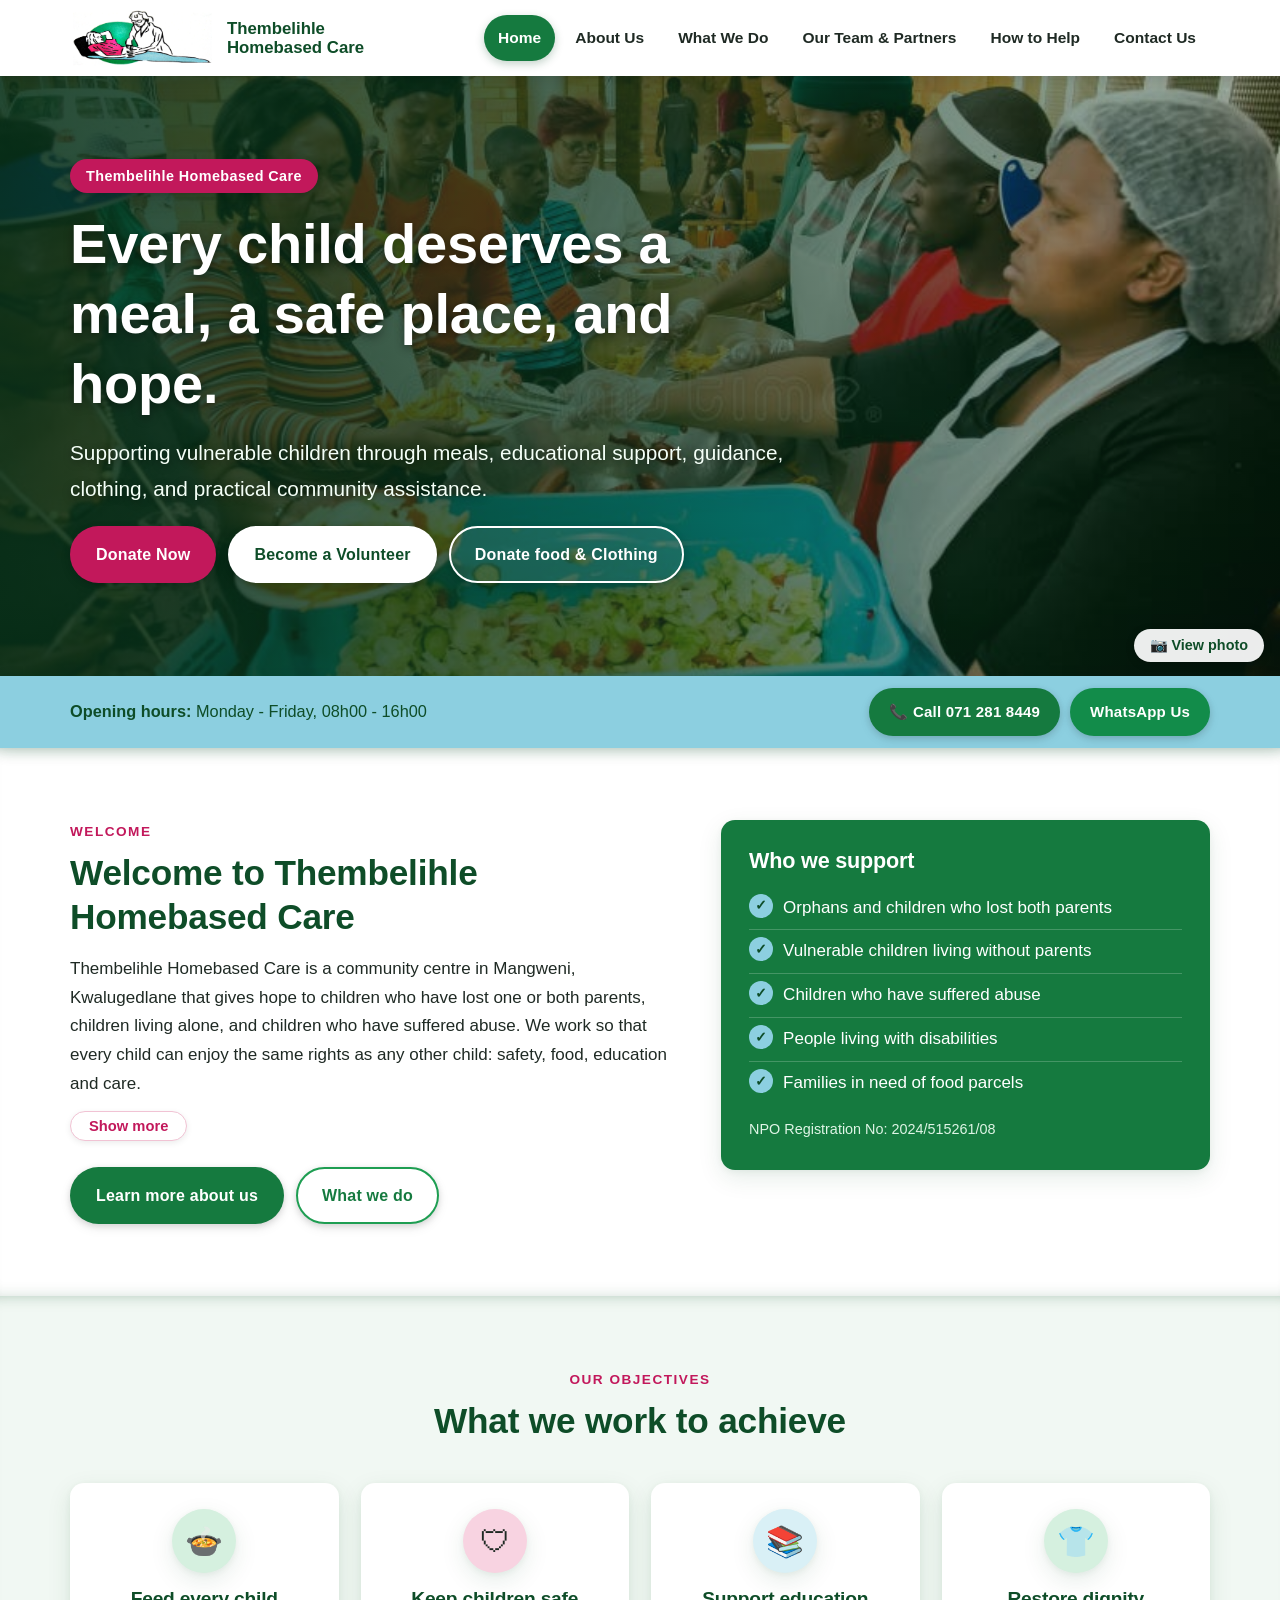
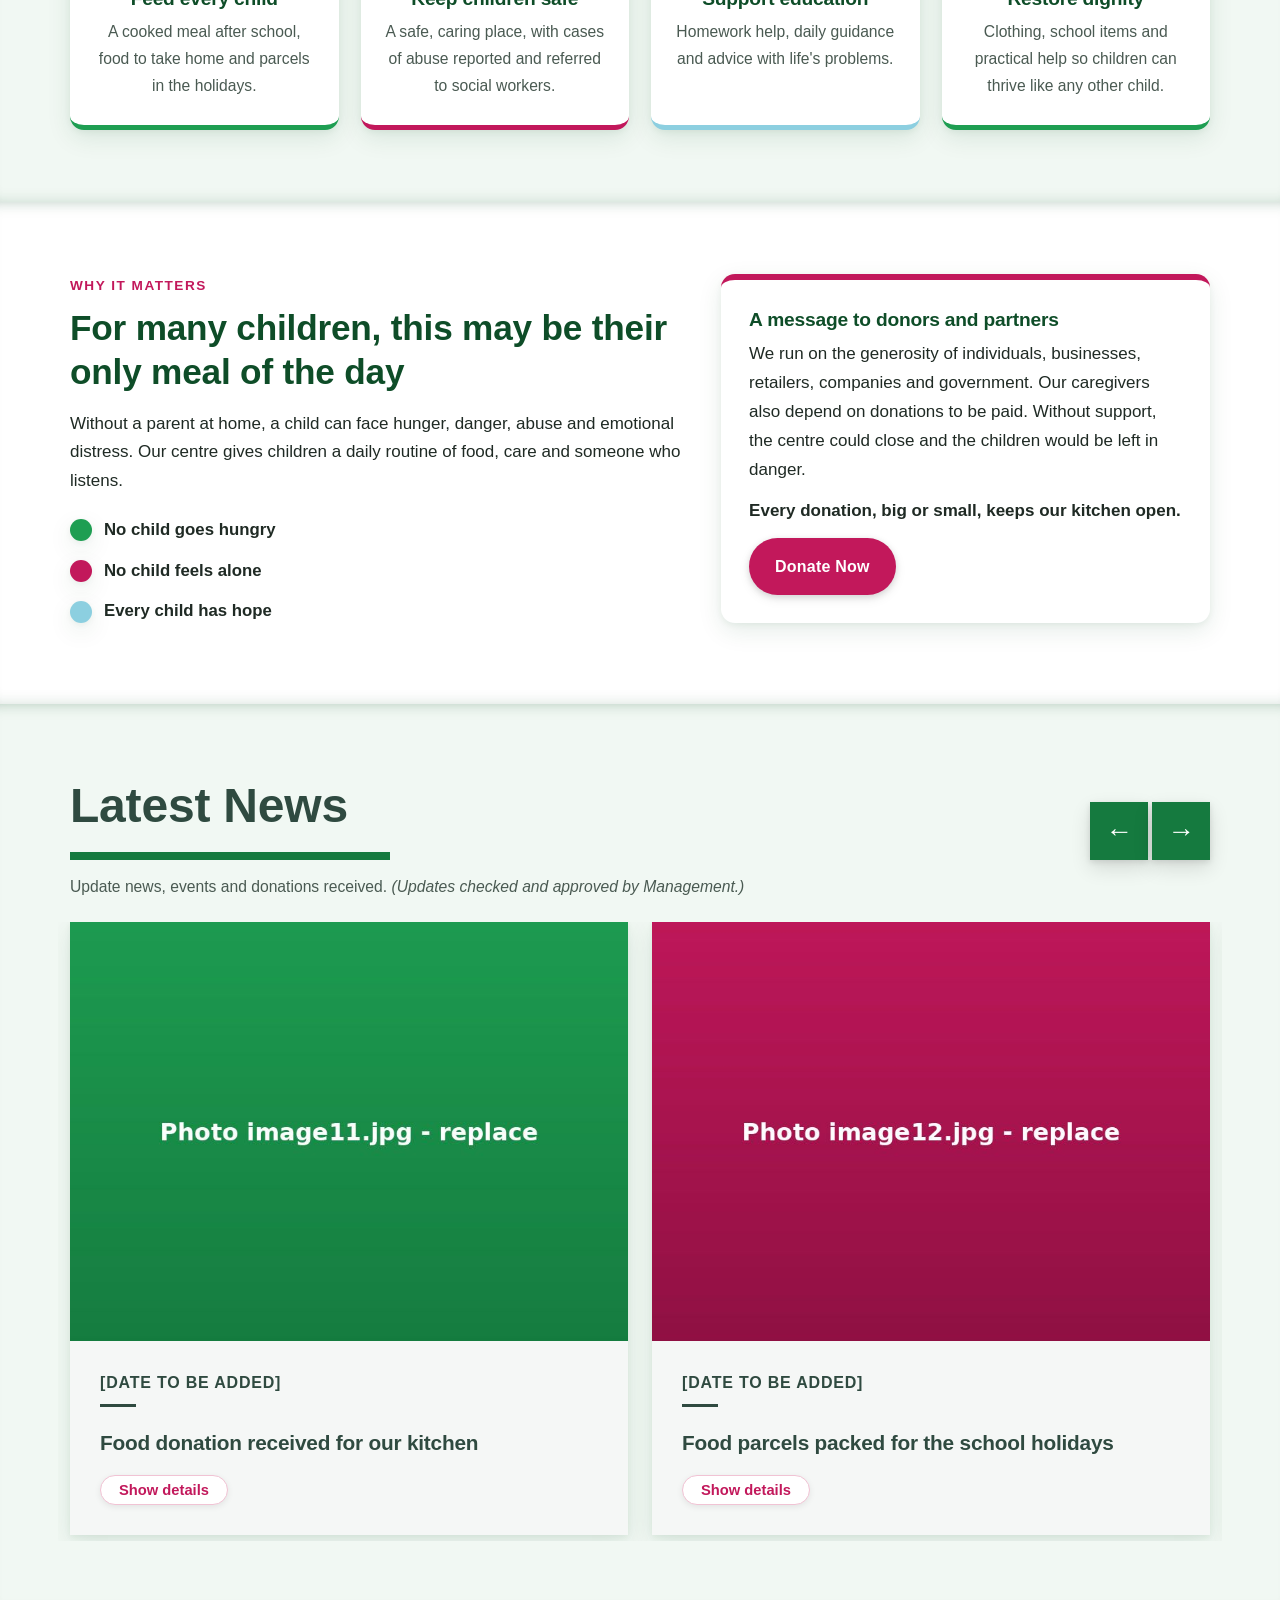
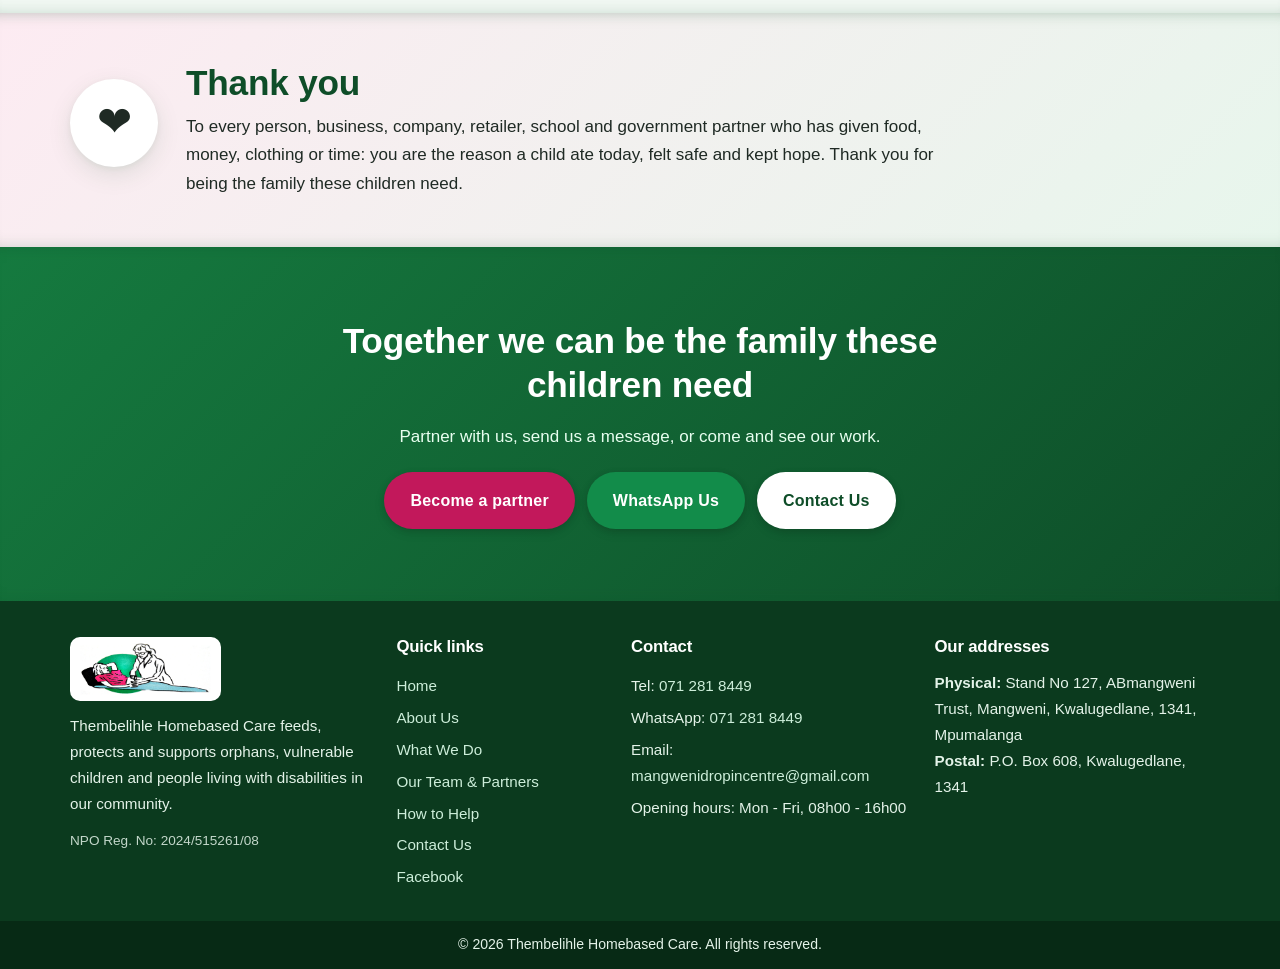
<file: index.html>
<!DOCTYPE html>
<html lang="en">
<head>
  <meta charset="UTF-8">
  <meta name="viewport" content="width=device-width, initial-scale=1">
  <title>Thembelihle Homebased Care | Every child deserves a meal, a safe place, and hope</title>
  <meta name="description" content="Thembelihle Homebased Care supports orphans, vulnerable children and people living with disabilities in Mangweni, Kwalugedlane, Mpumalanga through meals, food parcels, educational support, guidance and clothing.">
  <link rel="icon" href="images/logo.png" type="image/png">
  <link rel="stylesheet" href="index.css">
</head>
<body>

<!-- ============ NAVIGATION ============ -->
<header class="site-header">
  <div class="container nav-wrap">
    <a class="brand" href="index.html" aria-label="Thembelihle Homebased Care - Home">
      <img src="images/logo.png" alt="Thembelihle Homebased Care logo">
      <span>Thembelihle<br>Homebased Care</span>
    </a>
    <button class="nav-toggle" id="navToggle" aria-label="Open menu" aria-expanded="false" aria-controls="primaryNav">
      <span></span><span></span><span></span>
    </button>
    <nav id="primaryNav" class="primary-nav" aria-label="Main navigation">
      <ul>
        <li><a href="index.html" class="active" aria-current="page">Home</a></li>
        <li><a href="about-us.html">About Us</a></li>
        <li><a href="what-we-do.html">What We Do</a></li>
        <li><a href="team-partners.html">Our Team &amp; Partners</a></li>
        <li><a href="how-to-help.html">How to Help</a></li>
        <li><a href="contact.html">Contact Us</a></li>
      </ul>
    </nav>
  </div>
</header>

<main>

<!-- ============ HERO ============ -->
<section class="hero" id="hero" aria-labelledby="heroTitle">
  <img class="hero-bg" id="heroImage" src="images/image01.jpg" alt="Thembelihle Homebased Care - caring for children in our community" data-zoom>
  <div class="hero-overlay"></div>
  <div class="container hero-content fade-in">
    <p class="eyebrow">Thembelihle Homebased Care</p>
    <h1 id="heroTitle">Every child deserves a meal, a safe place, and hope.</h1>
    <p class="lead">Supporting vulnerable children through meals, educational support, guidance, clothing, and practical community assistance.</p>
    <div class="btn-row">
      <a class="btn btn-pink" href="how-to-help.html">Donate Now</a>
      <a class="btn btn-white" href="how-to-help.html#volunteer">Become a Volunteer</a>
      <a class="btn btn-outline" href="how-to-help.html#donate-goods">Donate food &amp; Clothing</a>
    </div>
  </div>
  <button class="hero-view" type="button" data-open-image="heroImage" aria-label="View the hero photo in full">&#128247; View photo</button>
</section>

<!-- ============ OPENING HOURS STRIP ============ -->
<section class="open-strip" aria-label="Opening hours and quick contact">
  <div class="container strip-inner">
    <p><strong>Opening hours:</strong> Monday - Friday, 08h00 - 16h00</p>
    <div class="strip-btns">
      <a class="btn btn-small btn-green" href="tel:+27712818449">&#128222; Call 071 281 8449</a>
      <a class="btn btn-small btn-wa" href="https://wa.me/27712818449" target="_blank" rel="noopener">WhatsApp Us</a>
    </div>
  </div>
</section>

<!-- ============ WELCOME / INTRODUCTION ============ -->
<section class="section" id="welcome" aria-labelledby="welcomeTitle">
  <div class="container two-col">
    <div class="fade-in">
      <p class="kicker">Welcome</p>
      <h2 id="welcomeTitle">Welcome to Thembelihle Homebased Care</h2>
      <p>Thembelihle Homebased Care is a community centre in Mangweni, Kwalugedlane that gives hope to children who have lost one or both parents, children living alone, and children who have suffered abuse. We work so that every child can enjoy the same rights as any other child: safety, food, education and care.</p>
      <div class="more-text" id="welcomeMore" hidden>
        <p>Our caregivers cook for the children after school, help with homework, and offer daily advice and support. Children are also given food to take home for supper, and food parcels, including during school holidays and the festive season.</p>
        <p>We work hand in hand with local schools and teachers, social workers, and child and youth care workers, so that every child is seen, protected and supported. Serious cases are reported to management and referred to social workers.</p>
      </div>
      <button class="toggle-btn" type="button" data-toggle="welcomeMore" aria-expanded="false" aria-controls="welcomeMore">Show more</button>
      <div class="btn-row">
        <a class="btn btn-green" href="about-us.html">Learn more about us</a>
        <a class="btn btn-ghost" href="what-we-do.html">What we do</a>
      </div>
    </div>
    <aside class="panel support-panel fade-in" aria-labelledby="supportTitle">
      <h3 id="supportTitle">Who we support</h3>
      <ul class="tick-list">
        <li>Orphans and children who lost both parents</li>
        <li>Vulnerable children living without parents</li>
        <li>Children who have suffered abuse</li>
        <li>People living with disabilities</li>
        <li>Families in need of food parcels</li>
      </ul>
      <p class="reg">NPO Registration No: 2024/515261/08</p>
    </aside>
  </div>
</section>

<!-- ============ OBJECTIVES ============ -->
<section class="section section-soft" id="objectives" aria-labelledby="objTitle">
  <div class="container">
    <div class="section-head fade-in">
      <p class="kicker">Our objectives</p>
      <h2 id="objTitle">What we work to achieve</h2>
    </div>
    <div class="cards">
      <article class="card fade-in">
        <span class="icon-circle ic-green" aria-hidden="true">&#127858;</span>
        <h3>Feed every child</h3>
        <p>A cooked meal after school, food to take home and parcels in the holidays.</p>
      </article>
      <article class="card fade-in">
        <span class="icon-circle ic-pink" aria-hidden="true">&#128737;</span>
        <h3>Keep children safe</h3>
        <p>A safe, caring place, with cases of abuse reported and referred to social workers.</p>
      </article>
      <article class="card fade-in">
        <span class="icon-circle ic-blue" aria-hidden="true">&#128218;</span>
        <h3>Support education</h3>
        <p>Homework help, daily guidance and advice with life's problems.</p>
      </article>
      <article class="card fade-in">
        <span class="icon-circle ic-green" aria-hidden="true">&#128085;</span>
        <h3>Restore dignity</h3>
        <p>Clothing, school items and practical help so children can thrive like any other child.</p>
      </article>
    </div>
  </div>
</section>

<!-- ============ WHY OUR WORK MATTERS + DONORS ============ -->
<section class="section" id="importance" aria-labelledby="whyTitle">
  <div class="container two-col">
    <div class="fade-in">
      <p class="kicker">Why it matters</p>
      <h2 id="whyTitle">For many children, this may be their only meal of the day</h2>
      <p>Without a parent at home, a child can face hunger, danger, abuse and emotional distress. Our centre gives children a daily routine of food, care and someone who listens.</p>
      <ul class="circle-list">
        <li><span class="dot dot-green"></span> No child goes hungry</li>
        <li><span class="dot dot-pink"></span> No child feels alone</li>
        <li><span class="dot dot-blue"></span> Every child has hope</li>
      </ul>
    </div>
    <aside class="panel donor-panel fade-in" aria-labelledby="donorTitle">
      <h3 id="donorTitle">A message to donors and partners</h3>
      <p>We run on the generosity of individuals, businesses, retailers, companies and government. Our caregivers also depend on donations to be paid. Without support, the centre could close and the children would be left in danger.</p>
      <p><strong>Every donation, big or small, keeps our kitchen open.</strong></p>
      <a class="btn btn-pink" href="how-to-help.html">Donate Now</a>
    </aside>
  </div>
</section>

<!-- ============ LATEST NEWS ============ -->
<section class="section section-soft" id="news" aria-labelledby="newsTitle">
  <div class="container">
    <div class="news-head fade-in">
      <div>
        <h2 id="newsTitle" class="news-title">Latest News</h2>
        <span class="news-bar" aria-hidden="true"></span>
      </div>
      <div class="news-arrows">
        <button type="button" id="newsPrev" aria-label="Previous news">&#8592;</button>
        <button type="button" id="newsNext" aria-label="Next news">&#8594;</button>
      </div>
    </div>
    <p class="news-intro">Update news, events and donations received. <em>(Updates checked and approved by Management.)</em></p>

    <div class="news-viewport" id="newsViewport" aria-live="polite">
      <div class="news-track" id="newsTrack">

        <div class="news-slide"><article class="news-card">
          <img src="images/image11.jpg" alt="Food donation received by Thembelihle Homebased Care" data-zoom loading="lazy">
          <div class="news-body">
            <p class="news-date">[DATE TO BE ADDED]</p>
            <h3><span>Food donation received for our kitchen</span></h3>
            <div class="news-more" hidden><p>[Details to be added by management: who donated, what was donated and how it will help the children.]</p></div>
            <button class="toggle-btn" type="button" data-toggle-news aria-expanded="false">Show details</button>
          </div>
        </article></div>

        <div class="news-slide"><article class="news-card">
          <img src="images/image12.jpg" alt="Food parcels prepared for families" data-zoom loading="lazy">
          <div class="news-body">
            <p class="news-date">[DATE TO BE ADDED]</p>
            <h3><span>Food parcels packed for the school holidays</span></h3>
            <div class="news-more" hidden><p>[Details to be added by management about the parcels and the families helped.]</p></div>
            <button class="toggle-btn" type="button" data-toggle-news aria-expanded="false">Show details</button>
          </div>
        </article></div>

        <div class="news-slide"><article class="news-card">
          <img src="images/image13.jpg" alt="Clothing donation handed to Thembelihle Homebased Care" data-zoom loading="lazy">
          <div class="news-body">
            <p class="news-date">[DATE TO BE ADDED]</p>
            <h3><span>Clothing and school items donated</span></h3>
            <div class="news-more" hidden><p>[Details to be added by management.]</p></div>
            <button class="toggle-btn" type="button" data-toggle-news aria-expanded="false">Show details</button>
          </div>
        </article></div>

        <div class="news-slide"><article class="news-card">
          <img src="images/image14.jpg" alt="School holidays programme activities" data-zoom loading="lazy">
          <div class="news-body">
            <p class="news-date">[DATE TO BE ADDED]</p>
            <h3><span>School Holidays Programme 2026/27 update</span></h3>
            <div class="news-more" hidden><p>[Details to be added by management about the activities enjoyed by the children.]</p></div>
            <button class="toggle-btn" type="button" data-toggle-news aria-expanded="false">Show details</button>
          </div>
        </article></div>

        <div class="news-slide"><article class="news-card">
          <img src="images/image15.jpg" alt="Community event hosted by Thembelihle Homebased Care" data-zoom loading="lazy">
          <div class="news-body">
            <p class="news-date">[DATE TO BE ADDED]</p>
            <h3><span>Community event update</span></h3>
            <div class="news-more" hidden><p>[Details to be added by management.]</p></div>
            <button class="toggle-btn" type="button" data-toggle-news aria-expanded="false">Show details</button>
          </div>
        </article></div>

        <div class="news-slide"><article class="news-card">
          <img src="images/image16.jpg" alt="Volunteers and partners supporting the centre" data-zoom loading="lazy">
          <div class="news-body">
            <p class="news-date">[DATE TO BE ADDED]</p>
            <h3><span>Thank you to our volunteers and partners</span></h3>
            <div class="news-more" hidden><p>[Details to be added by management.]</p></div>
            <button class="toggle-btn" type="button" data-toggle-news aria-expanded="false">Show details</button>
          </div>
        </article></div>

        <div class="news-slide"><article class="news-card">
          <img src="images/image17.jpg" alt="Donation made to Thembelihle Homebased Care" data-zoom loading="lazy">
          <div class="news-body">
            <p class="news-date">[DATE TO BE ADDED]</p>
            <h3><span>New donation made to the centre</span></h3>
            <div class="news-more" hidden><p>[Details to be added by management.]</p></div>
            <button class="toggle-btn" type="button" data-toggle-news aria-expanded="false">Show details</button>
          </div>
        </article></div>

      </div>
    </div>
  </div>
</section>

<!-- ============ THANK YOU ============ -->
<section class="thanks" id="thank-you" aria-labelledby="thanksTitle">
  <div class="container thanks-inner fade-in">
    <span class="icon-circle ic-pink big" aria-hidden="true">&#10084;</span>
    <div>
      <h2 id="thanksTitle">Thank you</h2>
      <p>To every person, business, company, retailer, school and government partner who has given food, money, clothing or time: you are the reason a child ate today, felt safe and kept hope. Thank you for being the family these children need.</p>
    </div>
  </div>
</section>

<!-- ============ CALL TO ACTION ============ -->
<section class="section cta" id="get-involved" aria-labelledby="ctaTitle">
  <div class="container cta-inner fade-in">
    <h2 id="ctaTitle">Together we can be the family these children need</h2>
    <p>Partner with us, send us a message, or come and see our work.</p>
    <div class="btn-row center">
      <a class="btn btn-pink" href="how-to-help.html#partner">Become a partner</a>
      <a class="btn btn-wa" href="https://wa.me/27712818449" target="_blank" rel="noopener">WhatsApp Us</a>
      <a class="btn btn-white" href="contact.html">Contact Us</a>
    </div>
  </div>
</section>

</main>

<!-- ============ FOOTER ============ -->
<footer class="site-footer">
  <div class="container footer-grid">
    <div class="f-about">
      <img src="images/logo.png" alt="Thembelihle Homebased Care logo" class="f-logo">
      <p>Thembelihle Homebased Care feeds, protects and supports orphans, vulnerable children and people living with disabilities in our community.</p>
      <p class="f-small">NPO Reg. No: 2024/515261/08</p>
    </div>
    <div>
      <h4>Quick links</h4>
      <ul class="f-links">
        <li><a href="index.html">Home</a></li>
        <li><a href="about-us.html">About Us</a></li>
        <li><a href="what-we-do.html">What We Do</a></li>
        <li><a href="team-partners.html">Our Team &amp; Partners</a></li>
        <li><a href="how-to-help.html">How to Help</a></li>
        <li><a href="contact.html">Contact Us</a></li>
        <li><a href="#" data-placeholder>Facebook</a></li><!-- FACEBOOK LINK: replace # with the real Facebook page link -->
      </ul>
    </div>
    <div>
      <h4>Contact</h4>
      <ul class="f-contact">
        <li>Tel: <a href="tel:+27712818449">071 281 8449</a></li>
        <li>WhatsApp: <a href="https://wa.me/27712818449" target="_blank" rel="noopener">071 281 8449</a></li>
        <li>Email: <a href="mailto:mangwenidropincentre@gmail.com">mangwenidropincentre@gmail.com</a></li>
        <li>Opening hours: Mon - Fri, 08h00 - 16h00</li>
      </ul>
    </div>
    <div>
      <h4>Our addresses</h4>
      <address>
        <strong>Physical:</strong> Stand No 127, ABmangweni Trust, Mangweni, Kwalugedlane, 1341, Mpumalanga<br>
        <strong>Postal:</strong> P.O. Box 608, Kwalugedlane, 1341
      </address>
    </div>
  </div>
  <div class="copyright">
    <div class="container"><p>&copy; <span id="year">2026</span> Thembelihle Homebased Care. All rights reserved.</p></div>
  </div>
</footer>

<script src="index.js"></script>
</body>
</html>
</file>
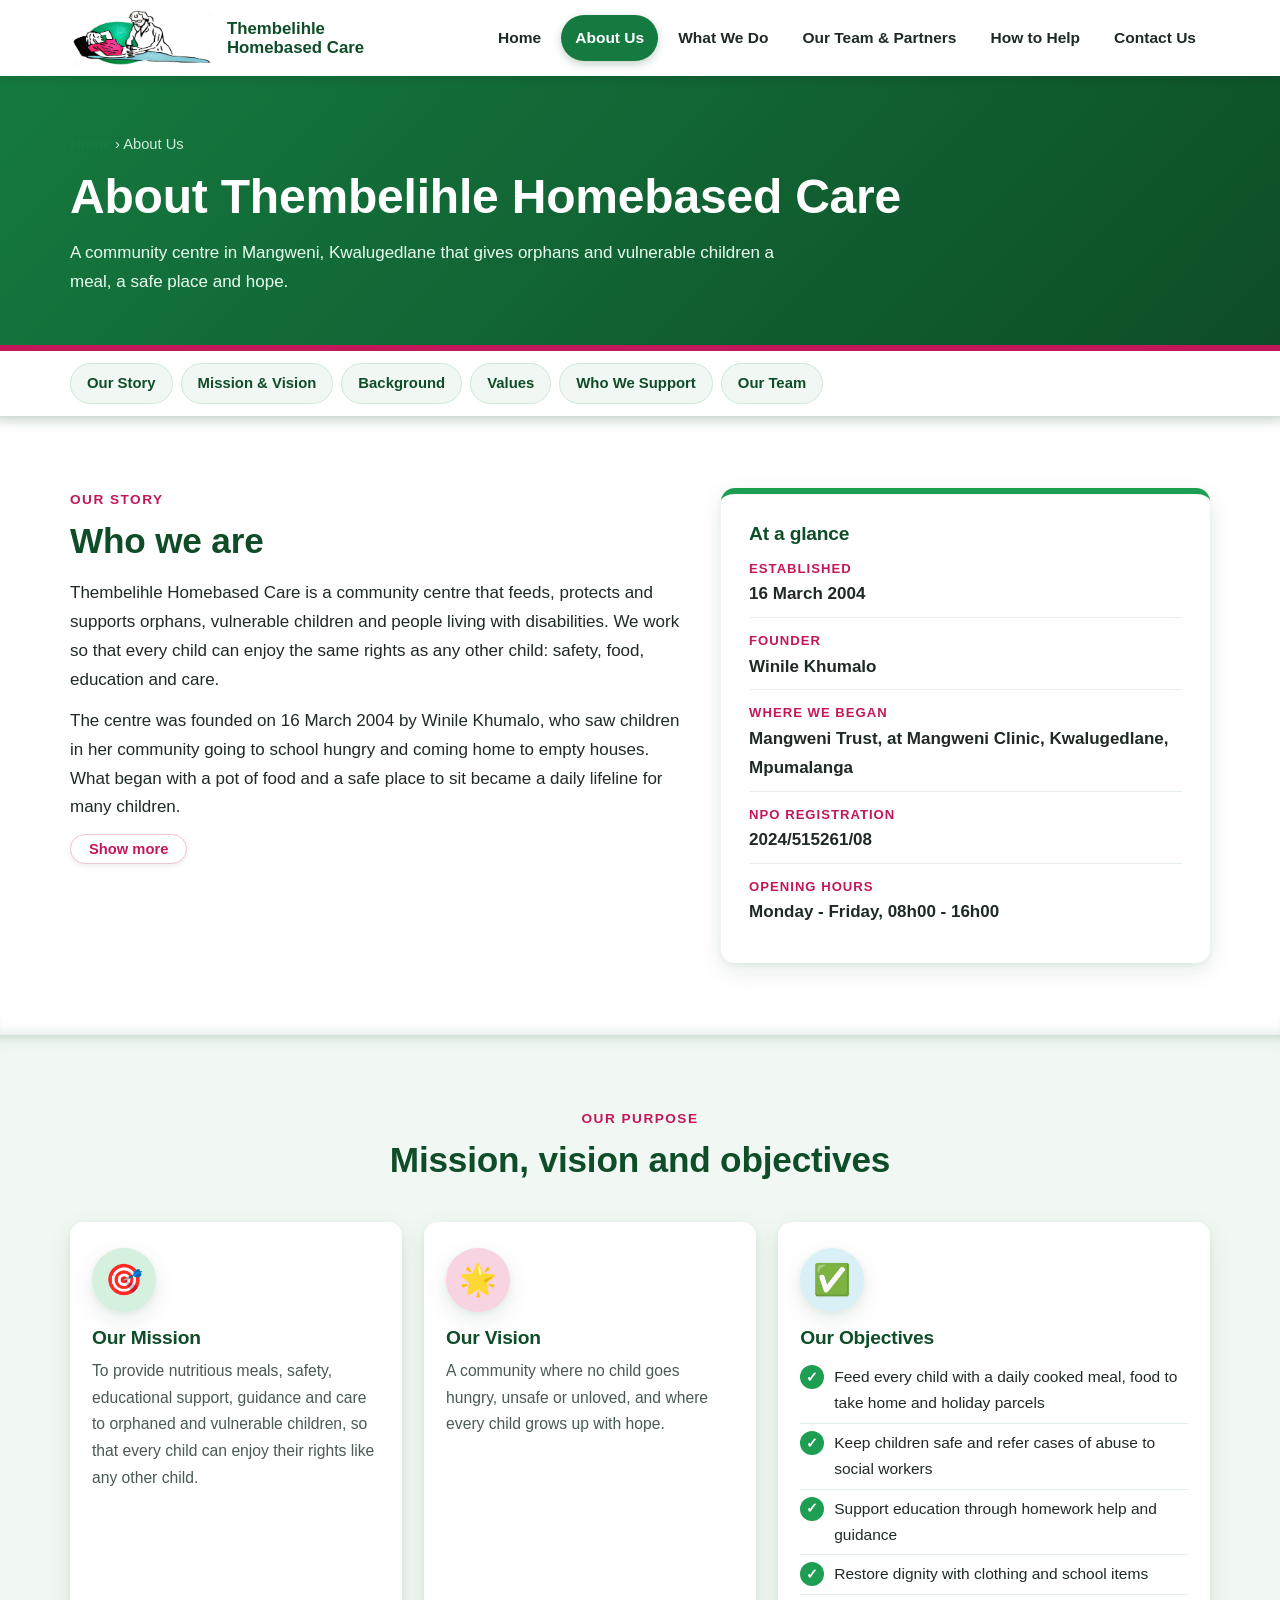
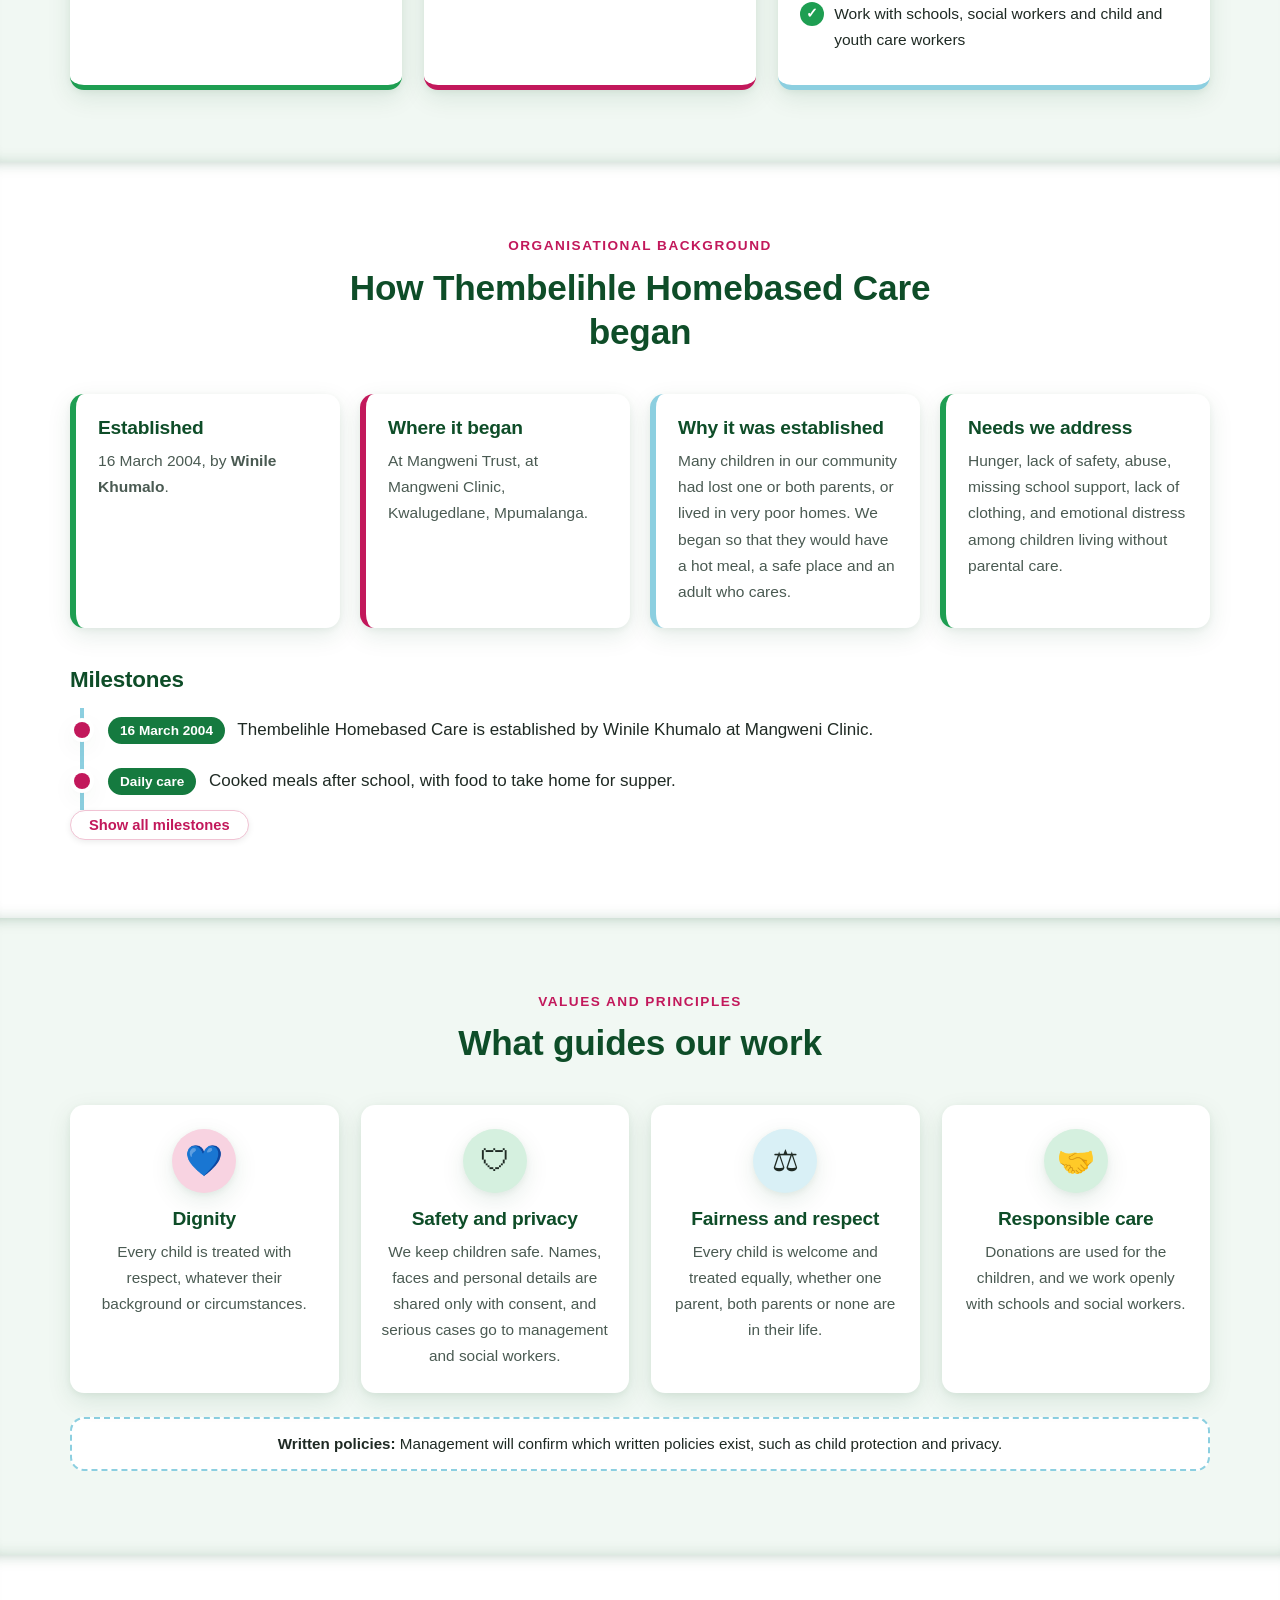
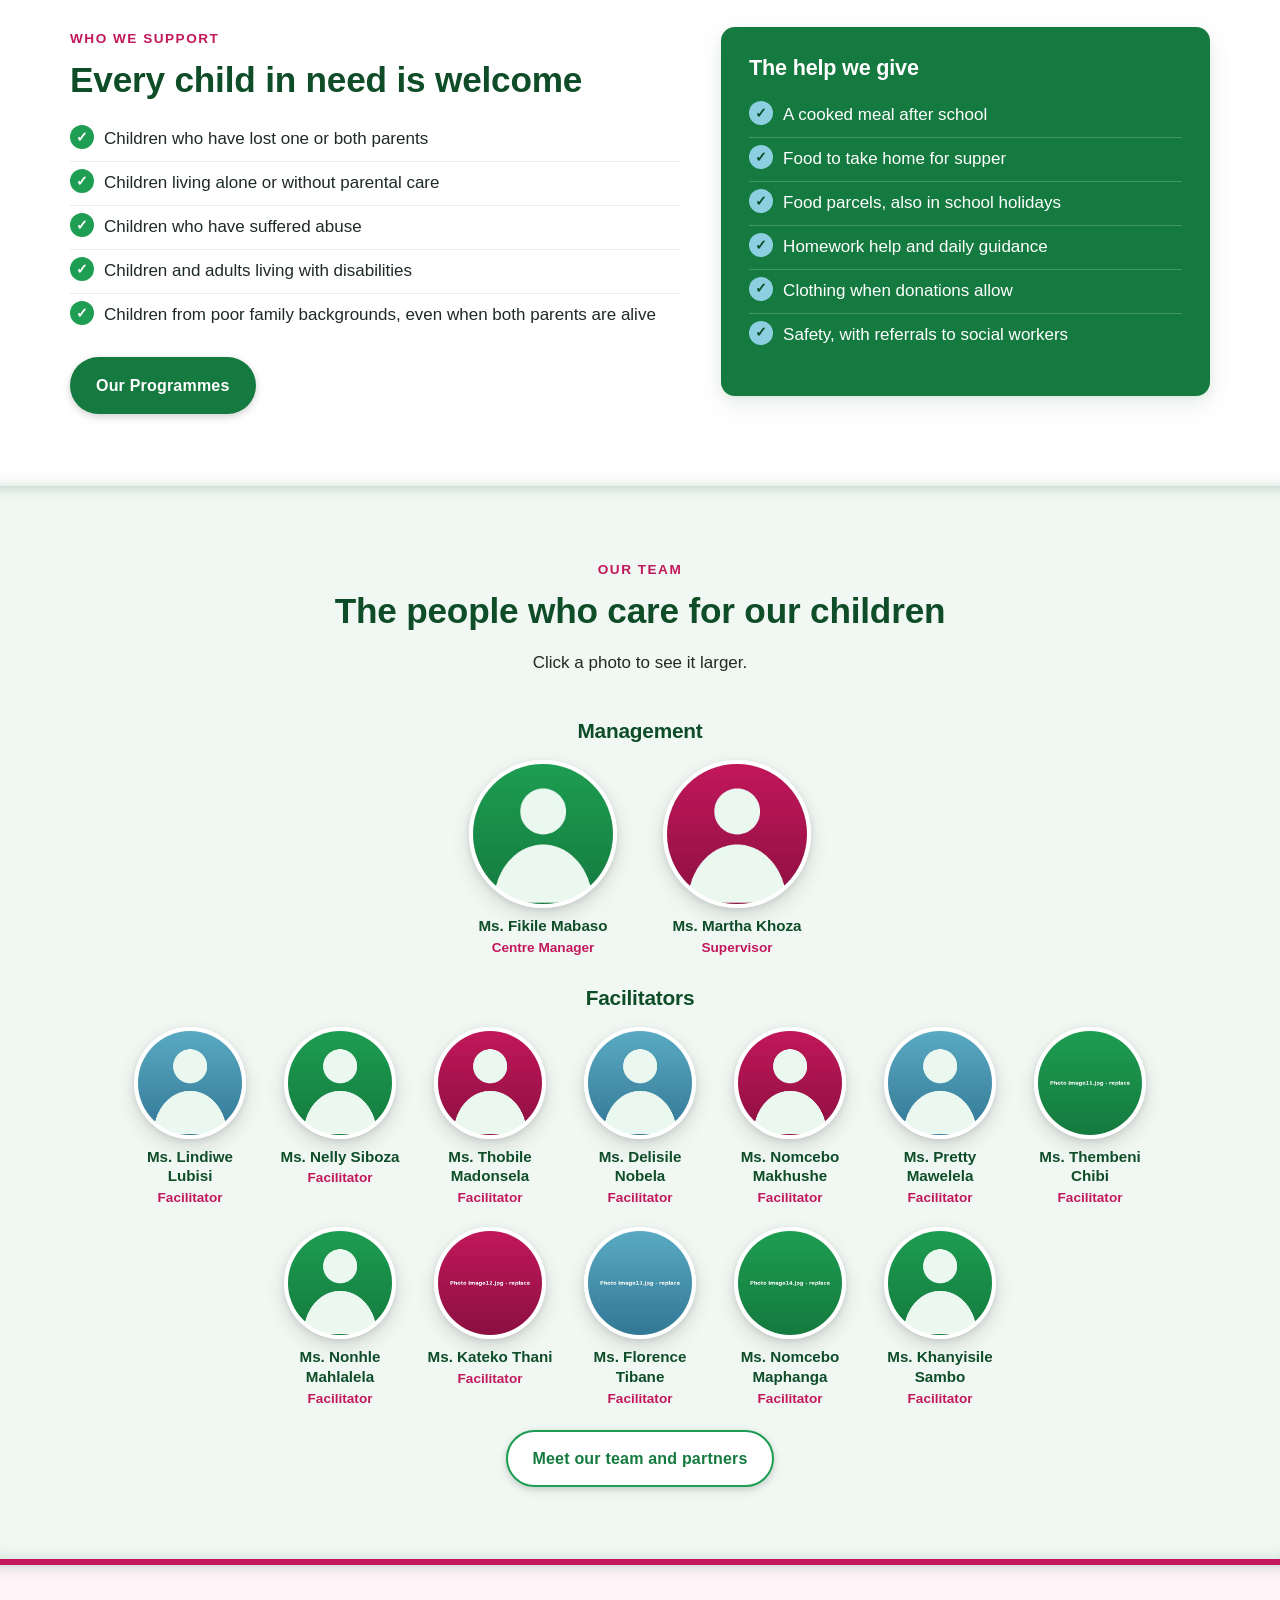
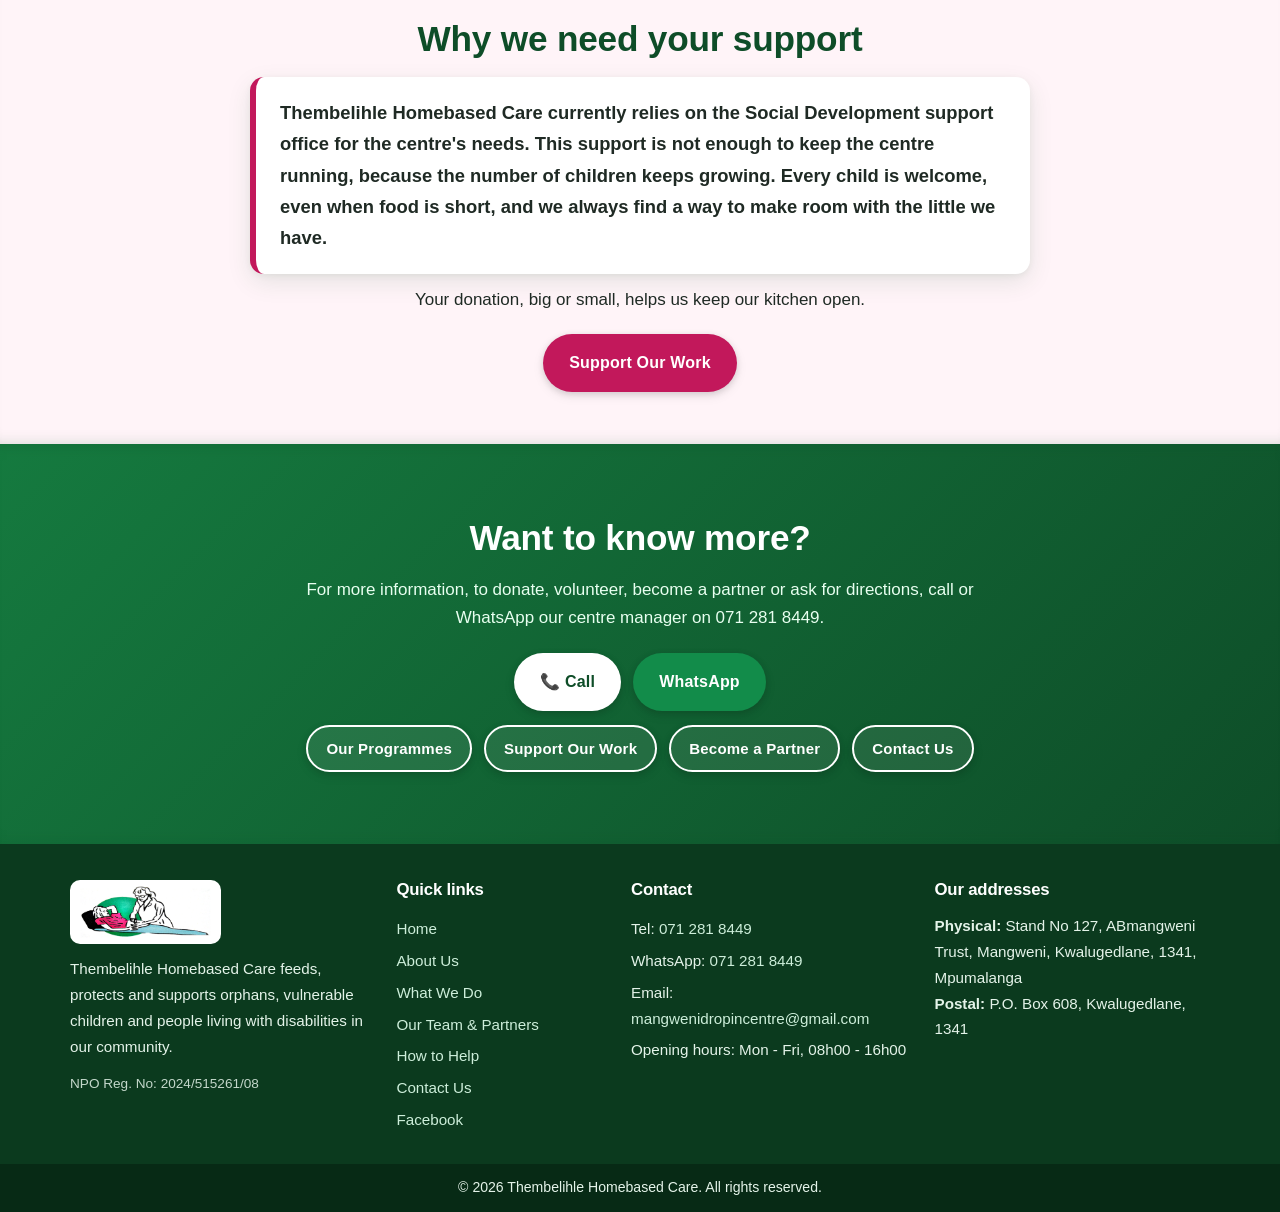
<file: about-us.html>
<!DOCTYPE html>
<html lang="en">
<head>
  <meta charset="UTF-8">
  <meta name="viewport" content="width=device-width, initial-scale=1">
  <title>About Us | Thembelihle Homebased Care</title>
  <meta name="description" content="Learn who Thembelihle Homebased Care is: our story, mission, vision, values, the children we support and the team caring for them in Mangweni, Kwalugedlane, Mpumalanga.">
  <link rel="icon" href="images/logo.png" type="image/png">
  <link rel="stylesheet" href="about-us.css">
</head>
<body>

<!-- ============ NAVIGATION ============ -->
<header class="site-header">
  <div class="container nav-wrap">
    <a class="brand" href="index.html" aria-label="Thembelihle Homebased Care - Home">
      <img src="images/logo.png" alt="Thembelihle Homebased Care logo">
      <span>Thembelihle<br>Homebased Care</span>
    </a>
    <button class="nav-toggle" id="navToggle" aria-label="Open menu" aria-expanded="false" aria-controls="primaryNav">
      <span></span><span></span><span></span>
    </button>
    <nav id="primaryNav" class="primary-nav" aria-label="Main navigation">
      <ul>
        <li><a href="index.html" >Home</a></li>
        <li><a href="about-us.html" class="active" aria-current="page">About Us</a></li>
        <li><a href="what-we-do.html">What We Do</a></li>
        <li><a href="team-partners.html">Our Team &amp; Partners</a></li>
        <li><a href="how-to-help.html">How to Help</a></li>
        <li><a href="contact.html">Contact Us</a></li>
      </ul>
    </nav>
  </div>
</header>

<main>

<!-- ============ PAGE BANNER ============ -->
<section class="page-hero" aria-labelledby="pageTitle">
  <div class="container fade-in">
    <p class="crumbs"><a href="index.html">Home</a> &rsaquo; About Us</p>
    <h1 id="pageTitle">About Thembelihle Homebased Care</h1>
    <p class="lead">A community centre in Mangweni, Kwalugedlane that gives orphans and vulnerable children a meal, a safe place and hope.</p>
  </div>
</section>

<!-- ============ ON-PAGE QUICK LINKS ============ -->
<nav class="subnav" aria-label="On this page">
  <div class="container">
    <a href="#story">Our Story</a>
    <a href="#purpose">Mission &amp; Vision</a>
    <a href="#background">Background</a>
    <a href="#values">Values</a>
    <a href="#supported">Who We Support</a>
    <a href="#team">Our Team</a>
  </div>
</nav>

<!-- ============ WHO WE ARE + OUR STORY ============ -->
<section class="section" id="story" aria-labelledby="storyTitle">
  <div class="container two-col">
    <div class="fade-in">
      <p class="kicker">Our story</p>
      <h2 id="storyTitle">Who we are</h2>
      <p>Thembelihle Homebased Care is a community centre that feeds, protects and supports orphans, vulnerable children and people living with disabilities. We work so that every child can enjoy the same rights as any other child: safety, food, education and care.</p>
      <p>The centre was founded on 16 March 2004 by Winile Khumalo, who saw children in her community going to school hungry and coming home to empty houses. What began with a pot of food and a safe place to sit became a daily lifeline for many children.</p>
      <div class="more-text" id="storyMore" hidden>
        <p>Today our caregivers cook for the children after school, help with homework, give daily advice and listen to the problems children face. Children take food home for supper and receive food parcels, including during school holidays and the festive season.</p>
        <p>As word spread, more children came, and every one of them is welcome. We work together with local schools, social workers and child and youth care workers so that no child falls through the cracks.</p>
      </div>
      <button class="toggle-btn" type="button" data-toggle="storyMore" aria-expanded="false" aria-controls="storyMore">Show more</button>
    </div>
    <aside class="panel facts-panel fade-in" aria-labelledby="factsTitle">
      <h3 id="factsTitle">At a glance</h3>
      <dl>
        <dt>Established</dt><dd>16 March 2004</dd>
        <dt>Founder</dt><dd>Winile Khumalo</dd>
        <dt>Where we began</dt><dd>Mangweni Trust, at Mangweni Clinic, Kwalugedlane, Mpumalanga</dd>
        <dt>NPO Registration</dt><dd>2024/515261/08</dd>
        <dt>Opening hours</dt><dd>Monday - Friday, 08h00 - 16h00</dd>
      </dl>
    </aside>
  </div>
</section>

<!-- ============ MISSION, VISION, OBJECTIVES ============ -->
<section class="section section-soft" id="purpose" aria-labelledby="purposeTitle">
  <div class="container">
    <div class="section-head fade-in">
      <p class="kicker">Our purpose</p>
      <h2 id="purposeTitle">Mission, vision and objectives</h2>
    </div>
    <div class="purpose-grid">
      <article class="card fade-in" id="mission">
        <span class="icon-circle ic-green" aria-hidden="true">&#127919;</span>
        <h3>Our Mission</h3>
        <p>To provide nutritious meals, safety, educational support, guidance and care to orphaned and vulnerable children, so that every child can enjoy their rights like any other child.</p>
      </article>
      <article class="card fade-in" id="vision">
        <span class="icon-circle ic-pink" aria-hidden="true">&#127775;</span>
        <h3>Our Vision</h3>
        <p>A community where no child goes hungry, unsafe or unloved, and where every child grows up with hope.</p>
      </article>
      <article class="card objectives-card fade-in" id="objectives">
        <span class="icon-circle ic-blue" aria-hidden="true">&#9989;</span>
        <h3>Our Objectives</h3>
        <ul class="tick-list dark">
          <li>Feed every child with a daily cooked meal, food to take home and holiday parcels</li>
          <li>Keep children safe and refer cases of abuse to social workers</li>
          <li>Support education through homework help and guidance</li>
          <li>Restore dignity with clothing and school items</li>
          <li>Work with schools, social workers and child and youth care workers</li>
        </ul>
      </article>
    </div>
  </div>
</section>

<!-- ============ ORGANISATIONAL BACKGROUND ============ -->
<section class="section" id="background" aria-labelledby="bgTitle">
  <div class="container">
    <div class="section-head fade-in">
      <p class="kicker">Organisational background</p>
      <h2 id="bgTitle">How Thembelihle Homebased Care began</h2>
    </div>
    <div class="bg-grid">
      <article class="info-box fade-in"><h3>Established</h3><p>16 March 2004, by <strong>Winile Khumalo</strong>.</p></article>
      <article class="info-box fade-in"><h3>Where it began</h3><p>At Mangweni Trust, at Mangweni Clinic, Kwalugedlane, Mpumalanga.</p></article>
      <article class="info-box fade-in"><h3>Why it was established</h3><p>Many children in our community had lost one or both parents, or lived in very poor homes. We began so that they would have a hot meal, a safe place and an adult who cares.</p></article>
      <article class="info-box fade-in"><h3>Needs we address</h3><p>Hunger, lack of safety, abuse, missing school support, lack of clothing, and emotional distress among children living without parental care.</p></article>
    </div>

    <h3 class="sub-title fade-in">Milestones</h3>
    <ol class="timeline fade-in">
      <li><span class="when">16 March 2004</span> Thembelihle Homebased Care is established by Winile Khumalo at Mangweni Clinic.</li>
      <li><span class="when">Daily care</span> Cooked meals after school, with food to take home for supper.</li>
      <li class="extra" hidden><span class="when">Holiday support</span> Food parcels given regularly, including school holidays and the festive season.</li>
      <li class="extra" hidden><span class="when">Partnerships</span> Working with local schools, social workers and child and youth care workers.</li>
      <li class="extra" hidden><span class="when">2024</span> Registered as a non-profit organisation (Reg. No 2024/515261/08).</li>
      <li class="extra" hidden><span class="when">2026/27</span> School Holidays Programme with activities for children aged 6 to 18.</li>
    </ol>
    <button class="toggle-btn" type="button" id="milestonesBtn" aria-expanded="false">Show all milestones</button>
  </div>
</section>

<!-- ============ VALUES AND PRINCIPLES ============ -->
<section class="section section-soft" id="values" aria-labelledby="valuesTitle">
  <div class="container">
    <div class="section-head fade-in">
      <p class="kicker">Values and principles</p>
      <h2 id="valuesTitle">What guides our work</h2>
    </div>
    <div class="values-grid">
      <article class="value fade-in"><span class="icon-circle ic-pink" aria-hidden="true">&#128153;</span><h3>Dignity</h3><p>Every child is treated with respect, whatever their background or circumstances.</p></article>
      <article class="value fade-in"><span class="icon-circle ic-green" aria-hidden="true">&#128737;</span><h3>Safety and privacy</h3><p>We keep children safe. Names, faces and personal details are shared only with consent, and serious cases go to management and social workers.</p></article>
      <article class="value fade-in"><span class="icon-circle ic-blue" aria-hidden="true">&#9878;</span><h3>Fairness and respect</h3><p>Every child is welcome and treated equally, whether one parent, both parents or none are in their life.</p></article>
      <article class="value fade-in"><span class="icon-circle ic-green" aria-hidden="true">&#129309;</span><h3>Responsible care</h3><p>Donations are used for the children, and we work openly with schools and social workers.</p></article>
    </div>
    <p class="policy-note fade-in"><strong>Written policies:</strong> Management will confirm which written policies exist, such as child protection and privacy.</p>
  </div>
</section>

<!-- ============ WHO WE SUPPORT ============ -->
<section class="section" id="supported" aria-labelledby="supportedTitle">
  <div class="container two-col">
    <div class="fade-in">
      <p class="kicker">Who we support</p>
      <h2 id="supportedTitle">Every child in need is welcome</h2>
      <ul class="tick-list dark">
        <li>Children who have lost one or both parents</li>
        <li>Children living alone or without parental care</li>
        <li>Children who have suffered abuse</li>
        <li>Children and adults living with disabilities</li>
        <li>Children from poor family backgrounds, even when both parents are alive</li>
      </ul>
      <div class="btn-row"><a class="btn btn-green" href="what-we-do.html">Our Programmes</a></div>
    </div>
    <aside class="panel support-panel fade-in" aria-labelledby="helpTitle">
      <h3 id="helpTitle">The help we give</h3>
      <ul class="tick-list">
        <li>A cooked meal after school</li>
        <li>Food to take home for supper</li>
        <li>Food parcels, also in school holidays</li>
        <li>Homework help and daily guidance</li>
        <li>Clothing when donations allow</li>
        <li>Safety, with referrals to social workers</li>
      </ul>
    </aside>
  </div>
</section>

<!-- ============ TEAM ============ -->
<section class="section section-soft" id="team" aria-labelledby="teamTitle">
  <div class="container">
    <div class="section-head fade-in">
      <p class="kicker">Our team</p>
      <h2 id="teamTitle">The people who care for our children</h2>
      <p>Click a photo to see it larger.</p>
    </div>
    <h3 class="group-title fade-in">Management</h3>
    <div class="team-row fade-in">
        <figure class="member big">
          <img src="images/image02.jpg" alt="Ms. Fikile Mabaso, Centre Manager at Thembelihle Homebased Care" data-zoom loading="lazy">
          <figcaption><strong>Ms. Fikile Mabaso</strong><span>Centre Manager</span></figcaption>
        </figure>
        <figure class="member big">
          <img src="images/image03.jpg" alt="Ms. Martha Khoza, Supervisor at Thembelihle Homebased Care" data-zoom loading="lazy">
          <figcaption><strong>Ms. Martha Khoza</strong><span>Supervisor</span></figcaption>
        </figure>
    </div>
    <h3 class="group-title fade-in">Facilitators</h3>
    <div class="team-row fade-in">
        <figure class="member">
          <img src="images/image04.jpg" alt="Ms. Lindiwe Lubisi, Facilitator at Thembelihle Homebased Care" data-zoom loading="lazy">
          <figcaption><strong>Ms. Lindiwe Lubisi</strong><span>Facilitator</span></figcaption>
        </figure>
        <figure class="member">
          <img src="images/image05.jpg" alt="Ms. Nelly Siboza, Facilitator at Thembelihle Homebased Care" data-zoom loading="lazy">
          <figcaption><strong>Ms. Nelly Siboza</strong><span>Facilitator</span></figcaption>
        </figure>
        <figure class="member">
          <img src="images/image06.jpg" alt="Ms. Thobile Madonsela, Facilitator at Thembelihle Homebased Care" data-zoom loading="lazy">
          <figcaption><strong>Ms. Thobile Madonsela</strong><span>Facilitator</span></figcaption>
        </figure>
        <figure class="member">
          <img src="images/image07.jpg" alt="Ms. Delisile Nobela, Facilitator at Thembelihle Homebased Care" data-zoom loading="lazy">
          <figcaption><strong>Ms. Delisile Nobela</strong><span>Facilitator</span></figcaption>
        </figure>
        <figure class="member">
          <img src="images/image09.jpg" alt="Ms. Nomcebo Makhushe, Facilitator at Thembelihle Homebased Care" data-zoom loading="lazy">
          <figcaption><strong>Ms. Nomcebo Makhushe</strong><span>Facilitator</span></figcaption>
        </figure>
        <figure class="member">
          <img src="images/image10.jpg" alt="Ms. Pretty Mawelela, Facilitator at Thembelihle Homebased Care" data-zoom loading="lazy">
          <figcaption><strong>Ms. Pretty Mawelela</strong><span>Facilitator</span></figcaption>
        </figure>
        <figure class="member">
          <img src="images/image11.jpg" alt="Ms. Thembeni Chibi, Facilitator at Thembelihle Homebased Care" data-zoom loading="lazy">
          <figcaption><strong>Ms. Thembeni Chibi</strong><span>Facilitator</span></figcaption>
        </figure>
        <figure class="member">
          <img src="images/image08.jpg" alt="Ms. Nonhle Mahlalela, Facilitator at Thembelihle Homebased Care" data-zoom loading="lazy">
          <figcaption><strong>Ms. Nonhle Mahlalela</strong><span>Facilitator</span></figcaption>
        </figure>
        <figure class="member">
          <img src="images/image12.jpg" alt="Ms. Kateko Thani, Facilitator at Thembelihle Homebased Care" data-zoom loading="lazy">
          <figcaption><strong>Ms. Kateko Thani</strong><span>Facilitator</span></figcaption>
        </figure>
        <figure class="member">
          <img src="images/image13.jpg" alt="Ms. Florence Tibane, Facilitator at Thembelihle Homebased Care" data-zoom loading="lazy">
          <figcaption><strong>Ms. Florence Tibane</strong><span>Facilitator</span></figcaption>
        </figure>
        <figure class="member">
          <img src="images/image14.jpg" alt="Ms. Nomcebo Maphanga, Facilitator at Thembelihle Homebased Care" data-zoom loading="lazy">
          <figcaption><strong>Ms. Nomcebo Maphanga</strong><span>Facilitator</span></figcaption>
        </figure>
        <figure class="member">
          <img src="images/image15.jpg" alt="Ms. Khanyisile Sambo, Facilitator at Thembelihle Homebased Care" data-zoom loading="lazy">
          <figcaption><strong>Ms. Khanyisile Sambo</strong><span>Facilitator</span></figcaption>
        </figure>
    </div>
    <div class="btn-row center"><a class="btn btn-ghost" href="team-partners.html">Meet our team and partners</a></div>
  </div>
</section>

<!-- ============ WHY WE NEED YOUR SUPPORT ============ -->
<section class="need" id="need" aria-labelledby="needTitle">
  <div class="container need-inner fade-in">
    <h2 id="needTitle">Why we need your support</h2>
    <p class="strong">Thembelihle Homebased Care currently relies on the Social Development support office for the centre's needs. This support is not enough to keep the centre running, because the number of children keeps growing. Every child is welcome, even when food is short, and we always find a way to make room with the little we have.</p>
    <p>Your donation, big or small, helps us keep our kitchen open.</p>
    <div class="btn-row center"><a class="btn btn-pink" href="how-to-help.html">Support Our Work</a></div>
  </div>
</section>

<!-- ============ GET IN TOUCH ============ -->
<section class="section cta" id="get-in-touch" aria-labelledby="ctaTitle">
  <div class="container cta-inner fade-in">
    <h2 id="ctaTitle">Want to know more?</h2>
    <p>For more information, to donate, volunteer, become a partner or ask for directions, call or WhatsApp our centre manager on 071 281 8449.</p>
    <div class="btn-row center">
      <a class="btn btn-white" href="tel:+27712818449">&#128222; Call</a>
      <a class="btn btn-wa" href="https://wa.me/27712818449" target="_blank" rel="noopener">WhatsApp</a>
    </div>
    <div class="btn-row center more-links">
      <a class="btn btn-outline btn-small" href="what-we-do.html">Our Programmes</a>
      <a class="btn btn-outline btn-small" href="how-to-help.html">Support Our Work</a>
      <a class="btn btn-outline btn-small" href="how-to-help.html#partner">Become a Partner</a>
      <a class="btn btn-outline btn-small" href="contact.html">Contact Us</a>
    </div>
  </div>
</section>

</main>

<!-- ============ FOOTER ============ -->
<footer class="site-footer">
  <div class="container footer-grid">
    <div class="f-about">
      <img src="images/logo.png" alt="Thembelihle Homebased Care logo" class="f-logo">
      <p>Thembelihle Homebased Care feeds, protects and supports orphans, vulnerable children and people living with disabilities in our community.</p>
      <p class="f-small">NPO Reg. No: 2024/515261/08</p>
    </div>
    <div>
      <h4>Quick links</h4>
      <ul class="f-links">
        <li><a href="index.html">Home</a></li>
        <li><a href="about-us.html">About Us</a></li>
        <li><a href="what-we-do.html">What We Do</a></li>
        <li><a href="team-partners.html">Our Team &amp; Partners</a></li>
        <li><a href="how-to-help.html">How to Help</a></li>
        <li><a href="contact.html">Contact Us</a></li>
        <li><a href="#" data-placeholder>Facebook</a></li><!-- FACEBOOK LINK: replace # with the real Facebook page link -->
      </ul>
    </div>
    <div>
      <h4>Contact</h4>
      <ul class="f-contact">
        <li>Tel: <a href="tel:+27712818449">071 281 8449</a></li>
        <li>WhatsApp: <a href="https://wa.me/27712818449" target="_blank" rel="noopener">071 281 8449</a></li>
        <li>Email: <a href="mailto:mangwenidropincentre@gmail.com">mangwenidropincentre@gmail.com</a></li>
        <li>Opening hours: Mon - Fri, 08h00 - 16h00</li>
      </ul>
    </div>
    <div>
      <h4>Our addresses</h4>
      <address>
        <strong>Physical:</strong> Stand No 127, ABmangweni Trust, Mangweni, Kwalugedlane, 1341, Mpumalanga<br>
        <strong>Postal:</strong> P.O. Box 608, Kwalugedlane, 1341
      </address>
    </div>
  </div>
  <div class="copyright">
    <div class="container"><p>&copy; <span id="year">2026</span> Thembelihle Homebased Care. All rights reserved.</p></div>
  </div>
</footer>

<script src="about-us.js"></script>
</body>
</html>
</file>
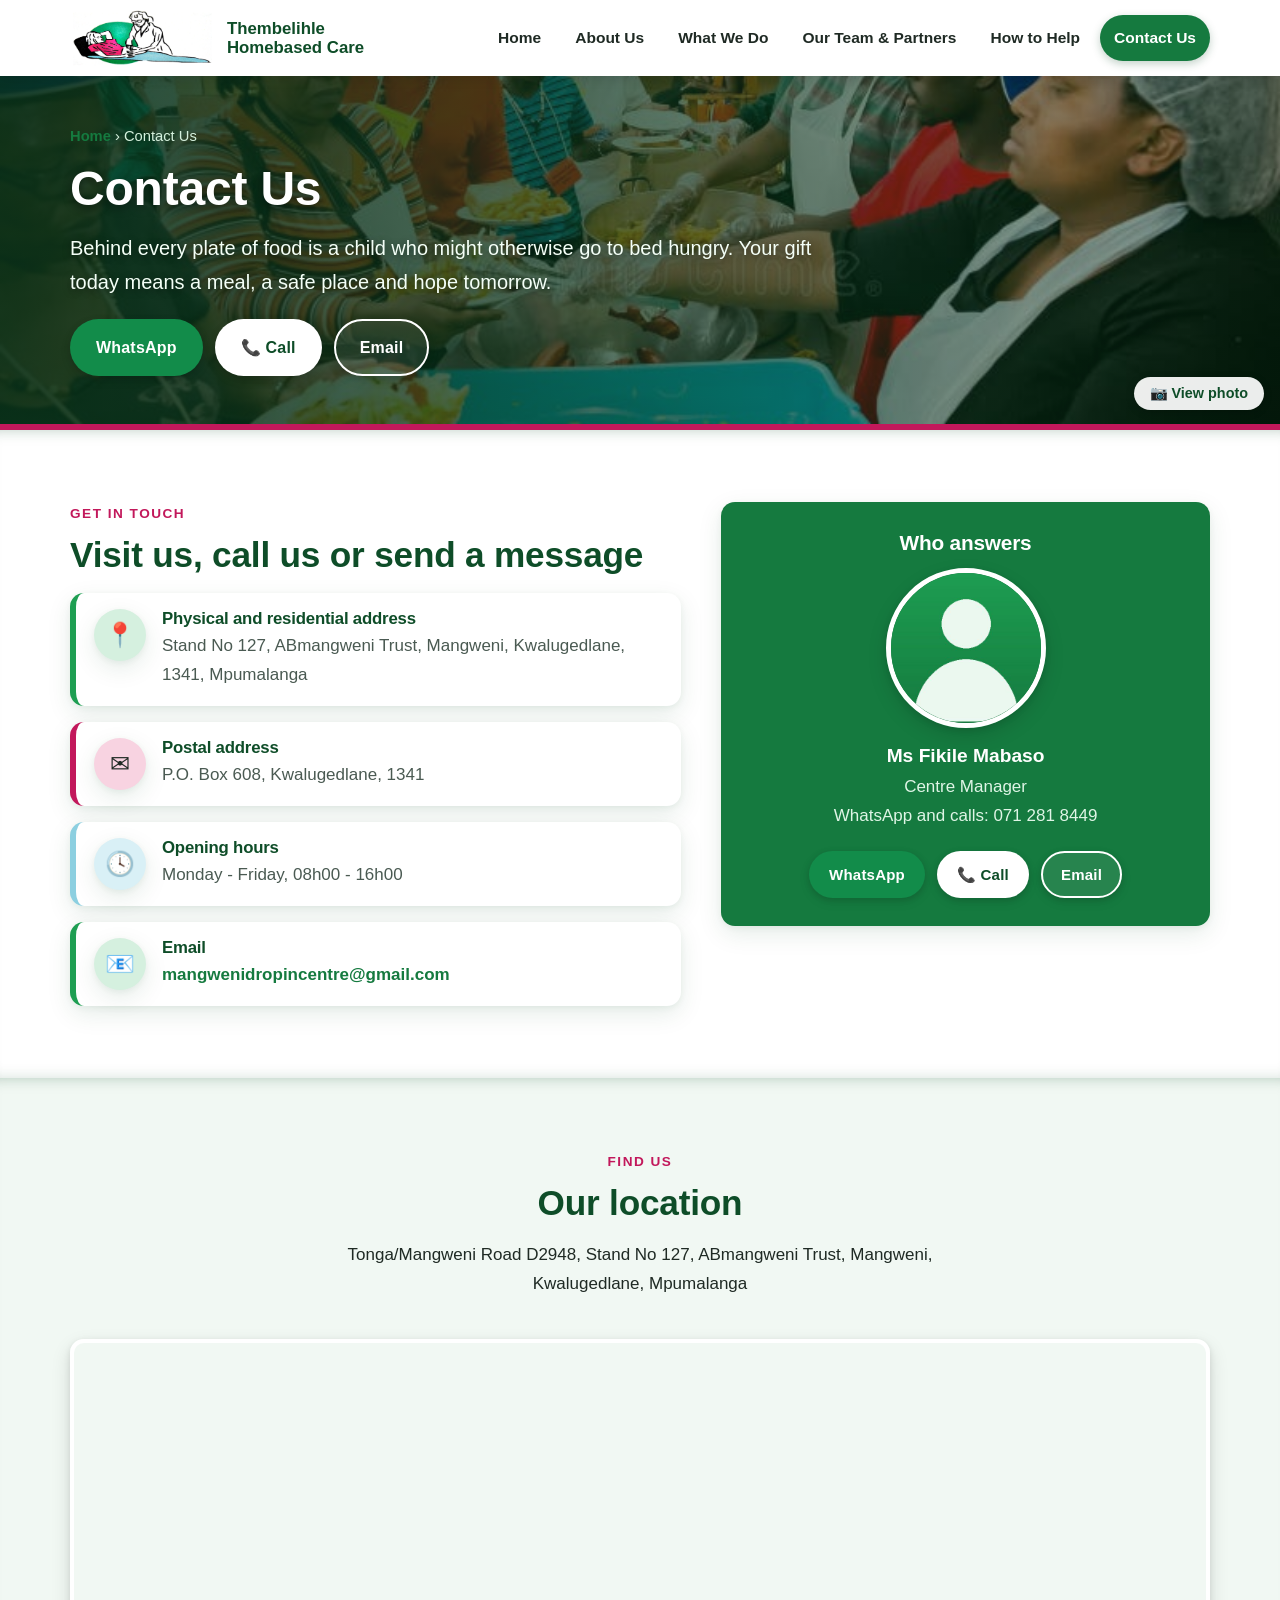
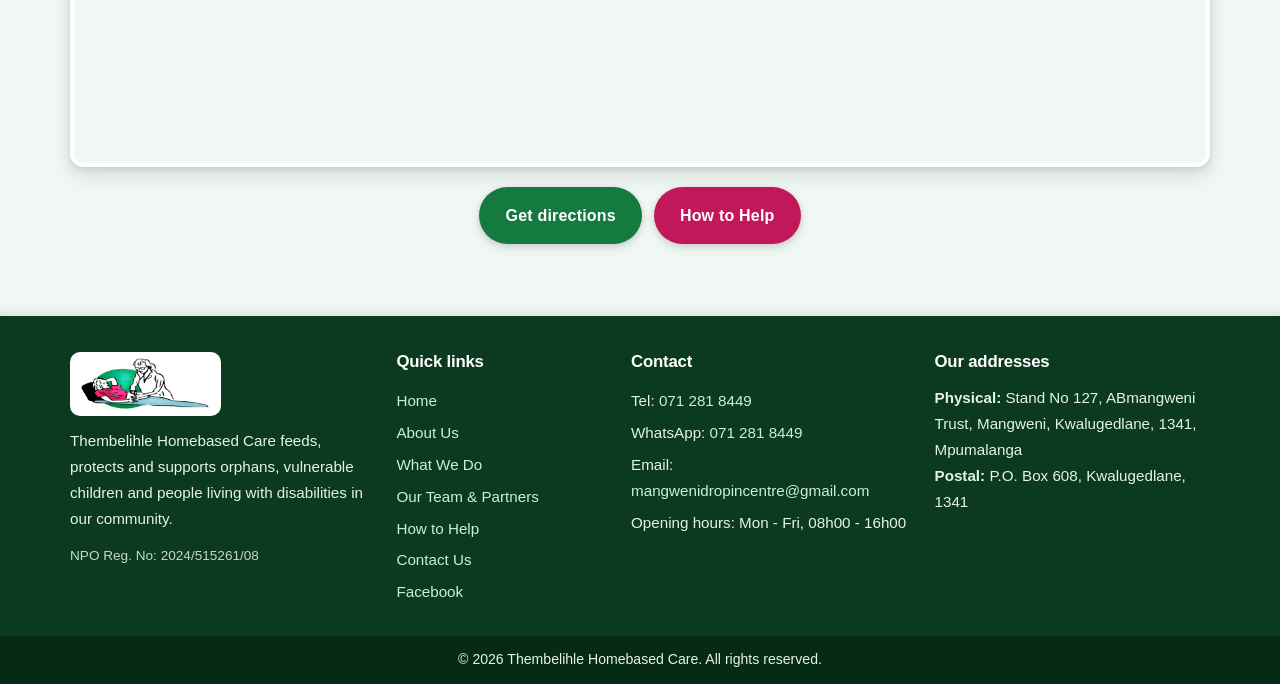
<file: contact.html>
<!DOCTYPE html>
<html lang="en">
<head>
  <meta charset="UTF-8">
  <meta name="viewport" content="width=device-width, initial-scale=1">
  <title>Contact Us | Thembelihle Homebased Care</title>
  <meta name="description" content="Contact Thembelihle Homebased Care in Mangweni, Kwalugedlane, Mpumalanga: call or WhatsApp 071 281 8449, email, addresses, opening hours and map.">
  <link rel="icon" href="images/logo.png" type="image/png">
  <link rel="stylesheet" href="contact.css">
</head>
<body>

<!-- ============ NAVIGATION ============ -->
<header class="site-header">
  <div class="container nav-wrap">
    <a class="brand" href="index.html" aria-label="Thembelihle Homebased Care - Home">
      <img src="images/logo.png" alt="Thembelihle Homebased Care logo">
      <span>Thembelihle<br>Homebased Care</span>
    </a>
    <button class="nav-toggle" id="navToggle" aria-label="Open menu" aria-expanded="false" aria-controls="primaryNav">
      <span></span><span></span><span></span>
    </button>
    <nav id="primaryNav" class="primary-nav" aria-label="Main navigation">
      <ul>
        <li><a href="index.html">Home</a></li>
        <li><a href="about-us.html">About Us</a></li>
        <li><a href="what-we-do.html">What We Do</a></li>
        <li><a href="team-partners.html">Our Team &amp; Partners</a></li>
        <li><a href="how-to-help.html">How to Help</a></li>
        <li><a href="contact.html" class="active" aria-current="page">Contact Us</a></li>
      </ul>
    </nav>
  </div>
</header>

<main>

<!-- ============ PAGE BANNER ============ -->
<section class="page-hero" aria-labelledby="pageTitle">
  <img class="hero-bg" id="heroImage" src="images/image006.jpg" alt="Contact Thembelihle Homebased Care" data-zoom>
  <div class="hero-overlay"></div>
  <div class="container fade-in">
    <p class="crumbs"><a href="index.html">Home</a> &rsaquo; Contact Us</p>
    <h1 id="pageTitle">Contact Us</h1>
    <p class="lead">Behind every plate of food is a child who might otherwise go to bed hungry. Your gift today means a meal, a safe place and hope tomorrow.</p>
    <div class="btn-row">
      <a class="btn btn-wa" href="https://wa.me/27712818449" target="_blank" rel="noopener">WhatsApp</a>
      <a class="btn btn-white" href="tel:+27712818449">&#128222; Call</a>
      <a class="btn btn-outline" href="mailto:mangwenidropincentre@gmail.com">Email</a>
    </div>
  </div>
  <button class="hero-view" type="button" data-open-image="heroImage" aria-label="View the banner photo in full">&#128247; View photo</button>
</section>

<!-- ============ CONTACT DETAILS ============ -->
<section class="section" id="details" aria-labelledby="detailsTitle">
  <div class="container two-col">
    <div class="fade-in">
      <p class="kicker">Get in touch</p>
      <h2 id="detailsTitle">Visit us, call us or send a message</h2>
      <div class="detail-list">
        <div class="detail"><span class="icon-circle ic-green" aria-hidden="true">&#128205;</span><div><h3>Physical and residential address</h3><p>Stand No 127, ABmangweni Trust, Mangweni, Kwalugedlane, 1341, Mpumalanga</p></div></div>
        <div class="detail"><span class="icon-circle ic-pink" aria-hidden="true">&#9993;</span><div><h3>Postal address</h3><p>P.O. Box 608, Kwalugedlane, 1341</p></div></div>
        <div class="detail"><span class="icon-circle ic-blue" aria-hidden="true">&#128339;</span><div><h3>Opening hours</h3><p>Monday - Friday, 08h00 - 16h00</p></div></div>
        <div class="detail"><span class="icon-circle ic-green" aria-hidden="true">&#128231;</span><div><h3>Email</h3><p><a href="mailto:mangwenidropincentre@gmail.com">mangwenidropincentre@gmail.com</a></p></div></div>
      </div>
    </div>
    <aside class="panel answer-panel fade-in" aria-labelledby="answerTitle">
      <h3 id="answerTitle">Who answers</h3>
      <figure class="person">
        <img src="images/image0061.jpg" alt="Ms Fikile Mabaso, Centre Manager" data-zoom loading="lazy">
        <figcaption>
          <strong>Ms Fikile Mabaso</strong>
          <span>Centre Manager</span>
          <span>WhatsApp and calls: 071 281 8449</span>
        </figcaption>
      </figure>
      <div class="btn-row center">
        <a class="btn btn-wa btn-small" href="https://wa.me/27712818449" target="_blank" rel="noopener">WhatsApp</a>
        <a class="btn btn-white btn-small" href="tel:+27712818449">&#128222; Call</a>
        <a class="btn btn-outline btn-small" href="mailto:mangwenidropincentre@gmail.com">Email</a>
      </div>
    </aside>
  </div>
</section>

<!-- ============ MAP ============ -->
<section class="section section-soft" id="map" aria-labelledby="mapTitle">
  <div class="container">
    <div class="section-head fade-in">
      <p class="kicker">Find us</p>
      <h2 id="mapTitle">Our location</h2>
      <p>Tonga/Mangweni Road D2948, Stand No 127, ABmangweni Trust, Mangweni, Kwalugedlane, Mpumalanga</p>
    </div>
    <div class="map-wrap fade-in">
      <iframe title="Map showing Thembelihle Homebased Care near Mangweni Clinic, Kwalugedlane" src="https://www.google.com/maps?q=Mangweni+Clinic+Kwalugedlane+Mpumalanga&amp;output=embed" loading="lazy" referrerpolicy="no-referrer-when-downgrade" allowfullscreen></iframe>
    </div>
    <div class="btn-row center"><a class="btn btn-green" href="https://www.google.com/maps/search/?api=1&amp;query=Mangweni+Clinic+Kwalugedlane+Mpumalanga" target="_blank" rel="noopener">Get directions</a><a class="btn btn-pink" href="how-to-help.html">How to Help</a></div>
  </div>
</section>

</main>

<!-- ============ FOOTER ============ -->
<footer class="site-footer">
  <div class="container footer-grid">
    <div class="f-about">
      <img src="images/logo.png" alt="Thembelihle Homebased Care logo" class="f-logo">
      <p>Thembelihle Homebased Care feeds, protects and supports orphans, vulnerable children and people living with disabilities in our community.</p>
      <p class="f-small">NPO Reg. No: 2024/515261/08</p>
    </div>
    <div>
      <h4>Quick links</h4>
      <ul class="f-links">
        <li><a href="index.html">Home</a></li>
        <li><a href="about-us.html">About Us</a></li>
        <li><a href="what-we-do.html">What We Do</a></li>
        <li><a href="team-partners.html">Our Team &amp; Partners</a></li>
        <li><a href="how-to-help.html">How to Help</a></li>
        <li><a href="contact.html">Contact Us</a></li>
        <li><a href="#" data-placeholder>Facebook</a></li><!-- FACEBOOK LINK: replace # with the real Facebook page link -->
      </ul>
    </div>
    <div>
      <h4>Contact</h4>
      <ul class="f-contact">
        <li>Tel: <a href="tel:+27712818449">071 281 8449</a></li>
        <li>WhatsApp: <a href="https://wa.me/27712818449" target="_blank" rel="noopener">071 281 8449</a></li>
        <li>Email: <a href="mailto:mangwenidropincentre@gmail.com">mangwenidropincentre@gmail.com</a></li>
        <li>Opening hours: Mon - Fri, 08h00 - 16h00</li>
      </ul>
    </div>
    <div>
      <h4>Our addresses</h4>
      <address>
        <strong>Physical:</strong> Stand No 127, ABmangweni Trust, Mangweni, Kwalugedlane, 1341, Mpumalanga<br>
        <strong>Postal:</strong> P.O. Box 608, Kwalugedlane, 1341
      </address>
    </div>
  </div>
  <div class="copyright">
    <div class="container"><p>&copy; <span id="year">2026</span> Thembelihle Homebased Care. All rights reserved.</p></div>
  </div>
</footer>

<script src="contact.js"></script>
</body>
</html>
</file>
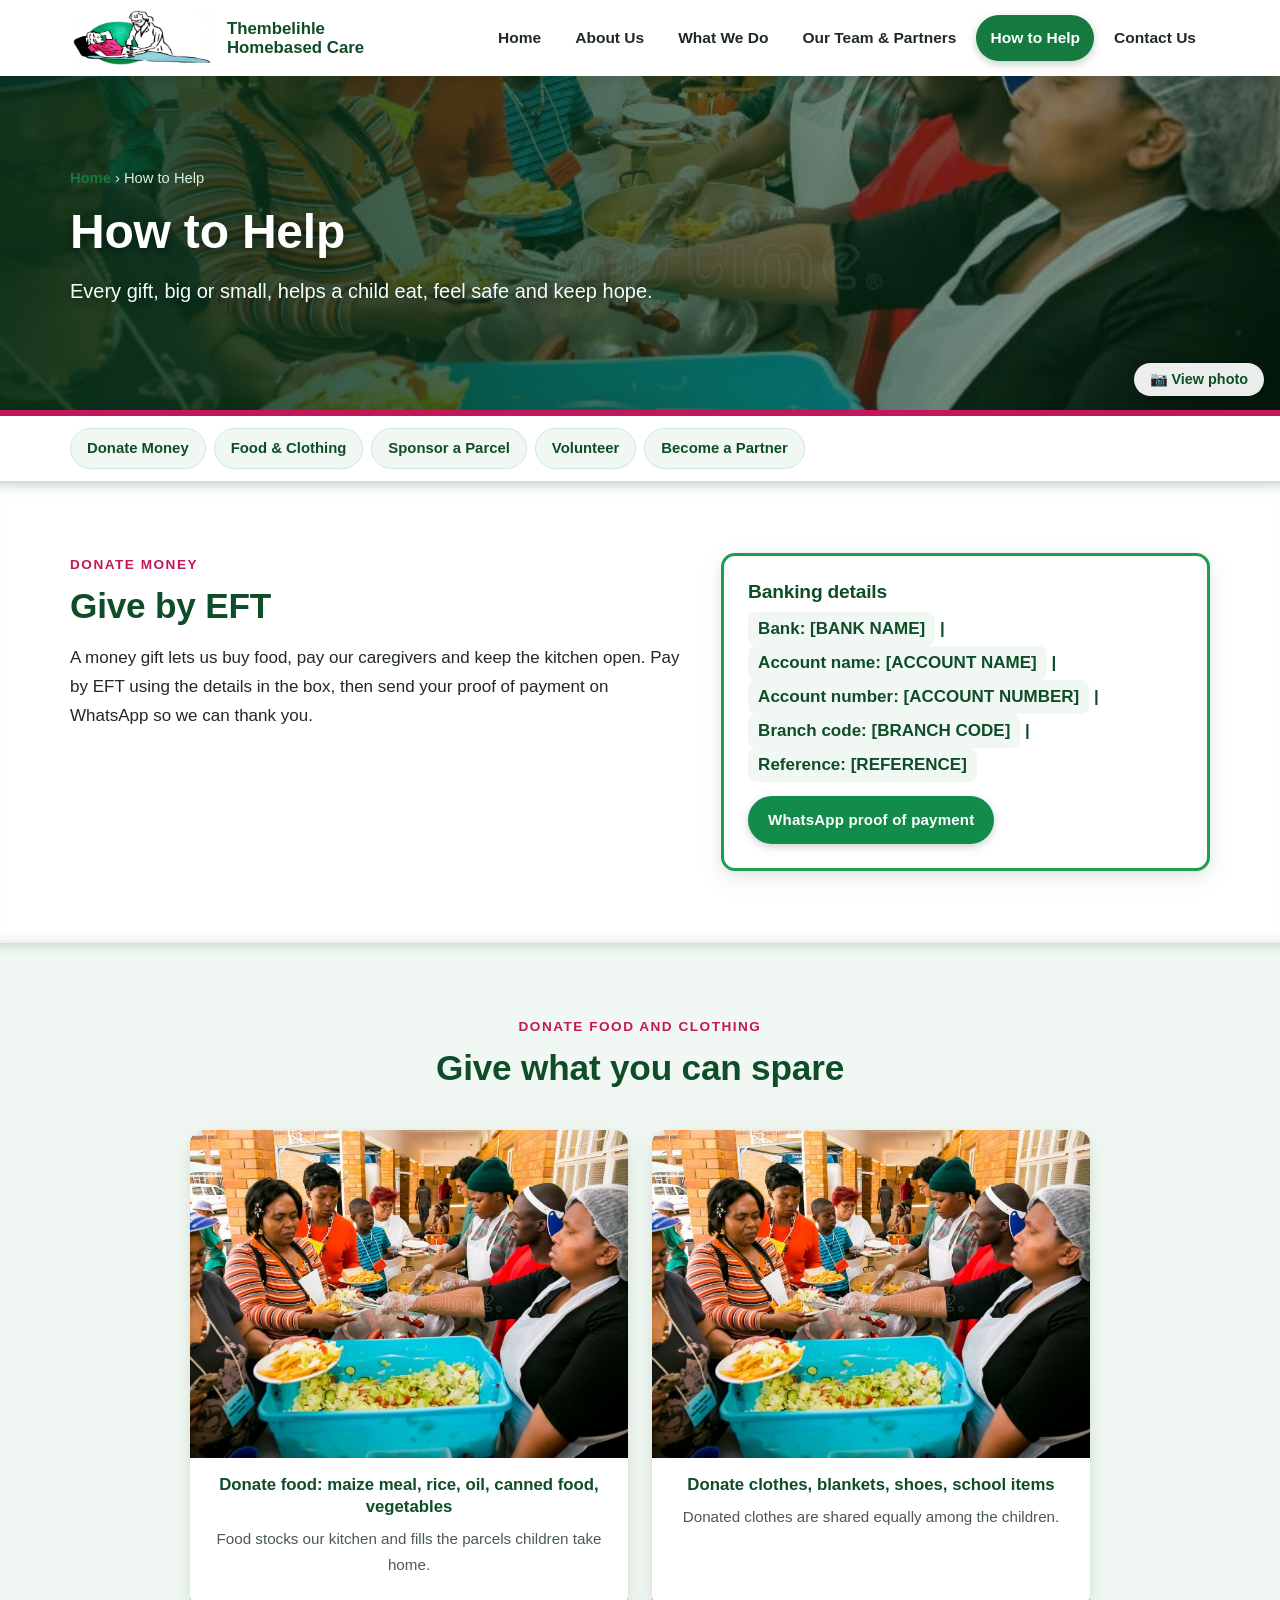
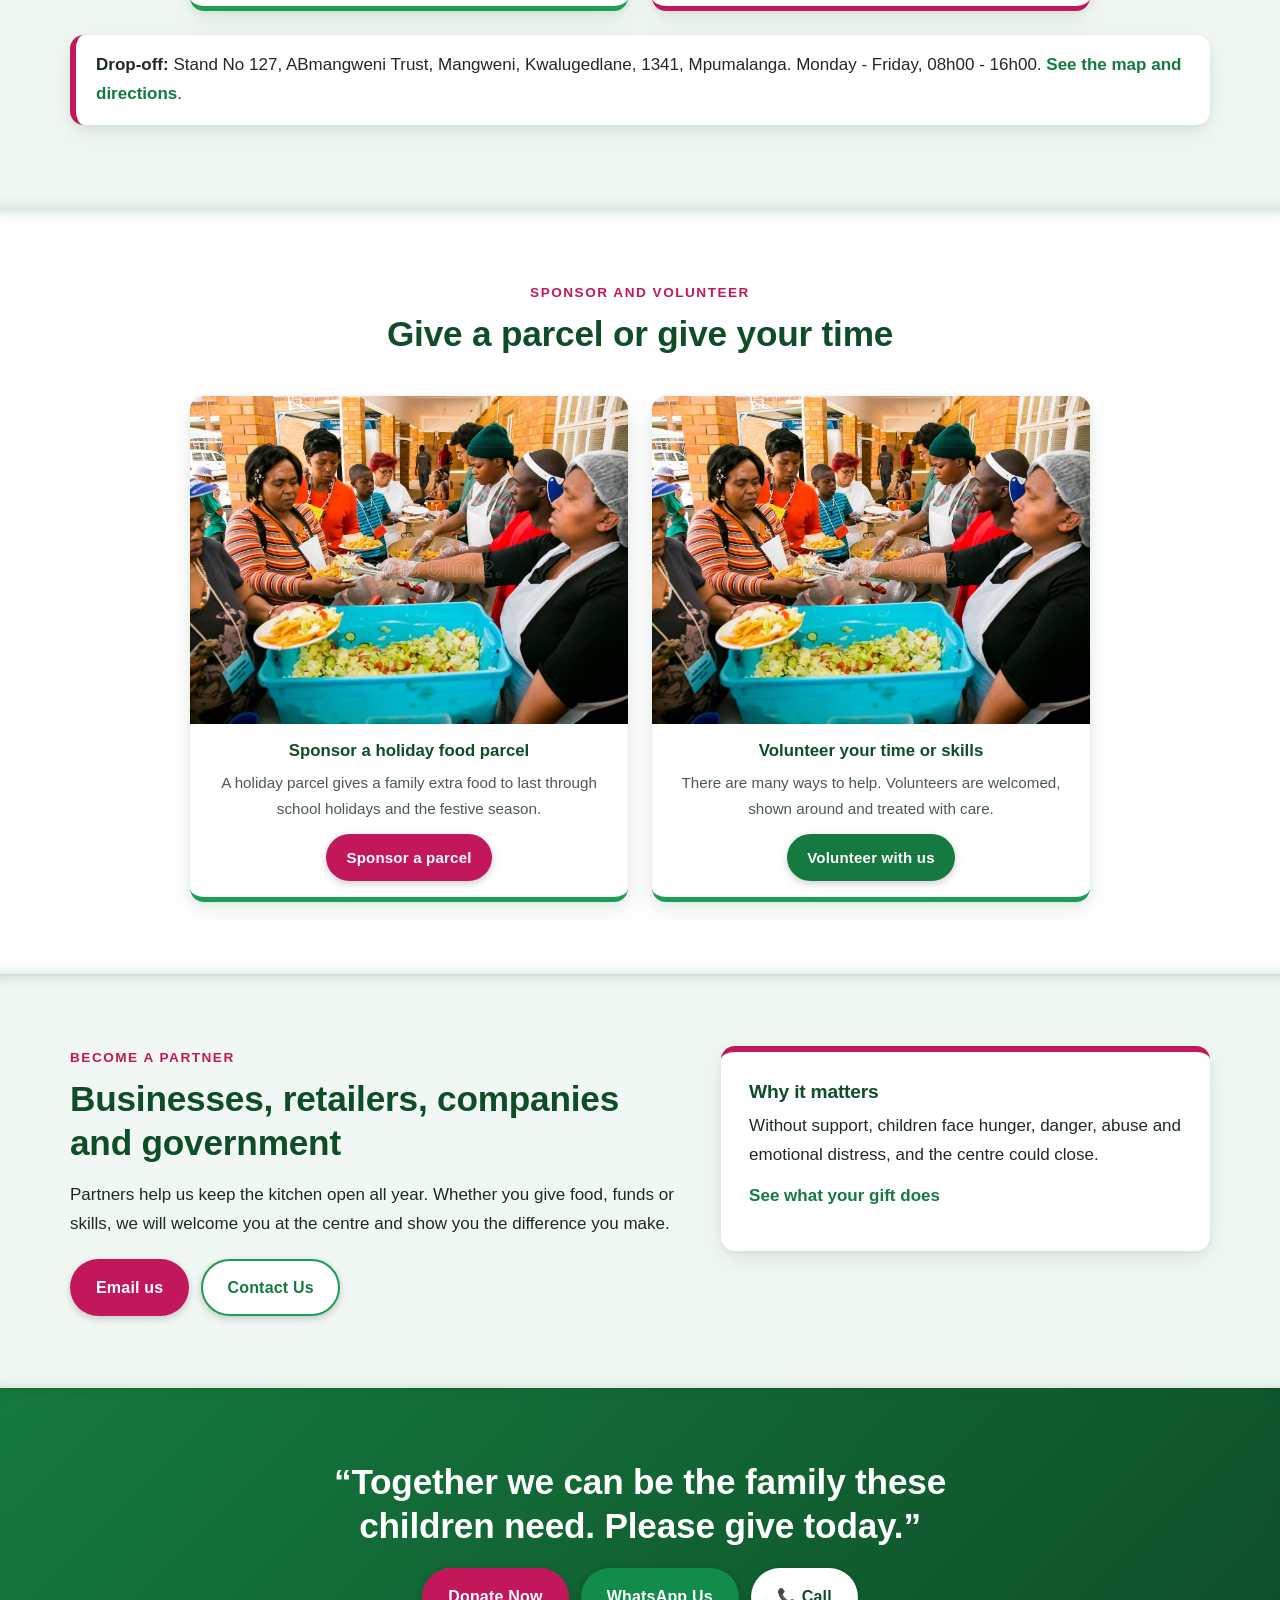
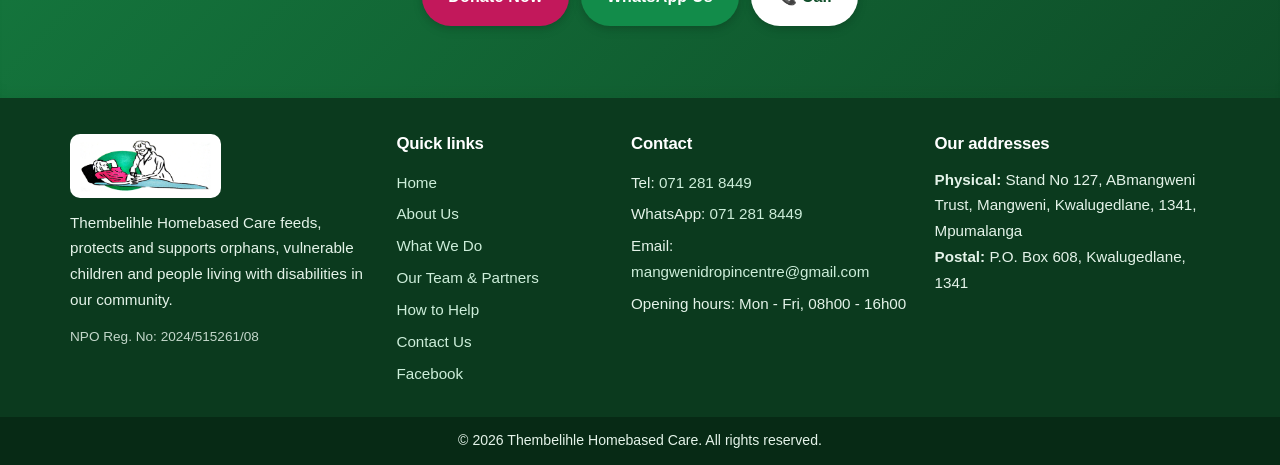
<file: how-to-help.html>
<!DOCTYPE html>
<html lang="en">
<head>
  <meta charset="UTF-8">
  <meta name="viewport" content="width=device-width, initial-scale=1">
  <title>How to Help | Thembelihle Homebased Care</title>
  <meta name="description" content="Help Thembelihle Homebased Care: donate money by EFT, give food and clothing, sponsor a holiday food parcel, volunteer or become a partner.">
  <link rel="icon" href="images/logo.png" type="image/png">
  <link rel="stylesheet" href="how-to-help.css">
</head>
<body>

<!-- ============ NAVIGATION ============ -->
<header class="site-header">
  <div class="container nav-wrap">
    <a class="brand" href="index.html" aria-label="Thembelihle Homebased Care - Home">
      <img src="images/logo.png" alt="Thembelihle Homebased Care logo">
      <span>Thembelihle<br>Homebased Care</span>
    </a>
    <button class="nav-toggle" id="navToggle" aria-label="Open menu" aria-expanded="false" aria-controls="primaryNav">
      <span></span><span></span><span></span>
    </button>
    <nav id="primaryNav" class="primary-nav" aria-label="Main navigation">
      <ul>
        <li><a href="index.html">Home</a></li>
        <li><a href="about-us.html">About Us</a></li>
        <li><a href="what-we-do.html">What We Do</a></li>
        <li><a href="team-partners.html">Our Team &amp; Partners</a></li>
        <li><a href="how-to-help.html" class="active" aria-current="page">How to Help</a></li>
        <li><a href="contact.html">Contact Us</a></li>
      </ul>
    </nav>
  </div>
</header>

<main>

<!-- ============ PAGE BANNER ============ -->
<section class="page-hero" aria-labelledby="pageTitle">
  <img class="hero-bg" id="heroImage" src="images/image005.jpg" alt="Ways to help Thembelihle Homebased Care" data-zoom>
  <div class="hero-overlay"></div>
  <div class="container fade-in">
    <p class="crumbs"><a href="index.html">Home</a> &rsaquo; How to Help</p>
    <h1 id="pageTitle">How to Help</h1>
    <p class="lead">Every gift, big or small, helps a child eat, feel safe and keep hope.</p>
  </div>
  <button class="hero-view" type="button" data-open-image="heroImage" aria-label="View the banner photo in full">&#128247; View photo</button>
</section>
<!-- ============ ON-PAGE QUICK LINKS ============ -->
<nav class="subnav" aria-label="On this page">
  <div class="container">
    <a href="#donate-money">Donate Money</a>
    <a href="#donate-goods">Food &amp; Clothing</a>
    <a href="#sponsor">Sponsor a Parcel</a>
    <a href="#volunteer">Volunteer</a>
    <a href="#partner">Become a Partner</a>
  </div>
</nav>

<!-- ============ DONATE MONEY ============ -->
<section class="section" id="donate-money" aria-labelledby="moneyTitle">
  <div class="container two-col">
    <div class="fade-in">
      <p class="kicker">Donate money</p>
      <h2 id="moneyTitle">Give by EFT</h2>
      <p>A money gift lets us buy food, pay our caregivers and keep the kitchen open. Pay by EFT using the details in the box, then send your proof of payment on WhatsApp so we can thank you.</p>
    </div>
    <aside class="bank-box fade-in" id="banking" aria-labelledby="bankTitle">
      <h3 id="bankTitle">Banking details</h3>
      <p class="bank-line"><span>Bank: [BANK NAME]</span> | <span>Account name: [ACCOUNT NAME]</span> | <span>Account number: [ACCOUNT NUMBER]</span> | <span>Branch code: [BRANCH CODE]</span> | <span>Reference: [REFERENCE]</span></p>
      <a class="btn btn-wa btn-small" href="https://wa.me/27712818449" target="_blank" rel="noopener">WhatsApp proof of payment</a>
    </aside>
  </div>
</section>

<!-- ============ DONATE FOOD & CLOTHING ============ -->
<section class="section section-soft" id="donate-goods" aria-labelledby="goodsTitle">
  <div class="container">
    <div class="section-head fade-in">
      <p class="kicker">Donate food and clothing</p>
      <h2 id="goodsTitle">Give what you can spare</h2>
    </div>
    <div class="help-grid">
      <figure class="pic-card fade-in">
        <img src="images/image0051.jpg" alt="Food donations for the centre kitchen" data-zoom loading="lazy">
        <figcaption><strong>Donate food: maize meal, rice, oil, canned food, vegetables</strong><p class="help-text">Food stocks our kitchen and fills the parcels children take home.</p></figcaption>
      </figure>
      <figure class="pic-card fade-in">
        <img src="images/image0052.jpg" alt="Clothing and school items for children" data-zoom loading="lazy">
        <figcaption><strong>Donate clothes, blankets, shoes, school items</strong><p class="help-text">Donated clothes are shared equally among the children.</p></figcaption>
      </figure>
    </div>
    <p class="note-line fade-in"><strong>Drop-off:</strong> Stand No 127, ABmangweni Trust, Mangweni, Kwalugedlane, 1341, Mpumalanga. Monday - Friday, 08h00 - 16h00. <a href="contact.html">See the map and directions</a>.</p>
  </div>
</section>

<!-- ============ SPONSOR & VOLUNTEER ============ -->
<section class="section" id="give-time" aria-labelledby="timeTitle">
  <div class="container">
    <div class="section-head fade-in">
      <p class="kicker">Sponsor and volunteer</p>
      <h2 id="timeTitle">Give a parcel or give your time</h2>
    </div>
    <div class="help-grid">
      <div id="sponsor">
      <figure class="pic-card fade-in">
        <img src="images/image0053.jpg" alt="Holiday food parcel for a family" data-zoom loading="lazy">
        <figcaption><strong>Sponsor a holiday food parcel</strong><p class="help-text">A holiday parcel gives a family extra food to last through school holidays and the festive season.</p><a class="btn btn-pink btn-small" href="https://wa.me/27712818449" target="_blank" rel="noopener">Sponsor a parcel</a></figcaption>
      </figure>
      </div>
      <div id="volunteer">
      <figure class="pic-card fade-in">
        <img src="images/image0054.jpg" alt="Volunteers helping at the centre" data-zoom loading="lazy">
        <figcaption><strong>Volunteer your time or skills</strong><p class="help-text">There are many ways to help. Volunteers are welcomed, shown around and treated with care.</p><a class="btn btn-green btn-small" href="https://wa.me/27712818449" target="_blank" rel="noopener">Volunteer with us</a></figcaption>
      </figure>
      </div>
    </div>
  </div>
</section>

<!-- ============ BECOME A PARTNER ============ -->
<section class="section section-soft" id="partner" aria-labelledby="partnerTitle">
  <div class="container two-col">
    <div class="fade-in">
      <p class="kicker">Become a partner</p>
      <h2 id="partnerTitle">Businesses, retailers, companies and government</h2>
      <p>Partners help us keep the kitchen open all year. Whether you give food, funds or skills, we will welcome you at the centre and show you the difference you make.</p>
      <div class="btn-row"><a class="btn btn-pink" href="mailto:mangwenidropincentre@gmail.com">Email us</a><a class="btn btn-ghost" href="contact.html">Contact Us</a></div>
    </div>
    <aside class="panel donor-panel fade-in" aria-labelledby="whyTitle">
      <h3 id="whyTitle">Why it matters</h3>
      <p>Without support, children face hunger, danger, abuse and emotional distress, and the centre could close.</p>
      <p><a href="team-partners.html#donation-matters">See what your gift does</a></p>
    </aside>
  </div>
</section>

<!-- ============ CLOSING CALL TO ACTION ============ -->
<section class="section cta" id="give-today" aria-labelledby="ctaTitle">
  <div class="container cta-inner fade-in">
    <h2 id="ctaTitle">&ldquo;Together we can be the family these children need. Please give today.&rdquo;</h2>
    <div class="btn-row center">
      <a class="btn btn-pink" href="#donate-money">Donate Now</a>
      <a class="btn btn-wa" href="https://wa.me/27712818449" target="_blank" rel="noopener">WhatsApp Us</a>
      <a class="btn btn-white" href="tel:+27712818449">&#128222; Call</a>
    </div>
  </div>
</section>

</main>

<!-- ============ FOOTER ============ -->
<footer class="site-footer">
  <div class="container footer-grid">
    <div class="f-about">
      <img src="images/logo.png" alt="Thembelihle Homebased Care logo" class="f-logo">
      <p>Thembelihle Homebased Care feeds, protects and supports orphans, vulnerable children and people living with disabilities in our community.</p>
      <p class="f-small">NPO Reg. No: 2024/515261/08</p>
    </div>
    <div>
      <h4>Quick links</h4>
      <ul class="f-links">
        <li><a href="index.html">Home</a></li>
        <li><a href="about-us.html">About Us</a></li>
        <li><a href="what-we-do.html">What We Do</a></li>
        <li><a href="team-partners.html">Our Team &amp; Partners</a></li>
        <li><a href="how-to-help.html">How to Help</a></li>
        <li><a href="contact.html">Contact Us</a></li>
        <li><a href="#" data-placeholder>Facebook</a></li><!-- FACEBOOK LINK: replace # with the real Facebook page link -->
      </ul>
    </div>
    <div>
      <h4>Contact</h4>
      <ul class="f-contact">
        <li>Tel: <a href="tel:+27712818449">071 281 8449</a></li>
        <li>WhatsApp: <a href="https://wa.me/27712818449" target="_blank" rel="noopener">071 281 8449</a></li>
        <li>Email: <a href="mailto:mangwenidropincentre@gmail.com">mangwenidropincentre@gmail.com</a></li>
        <li>Opening hours: Mon - Fri, 08h00 - 16h00</li>
      </ul>
    </div>
    <div>
      <h4>Our addresses</h4>
      <address>
        <strong>Physical:</strong> Stand No 127, ABmangweni Trust, Mangweni, Kwalugedlane, 1341, Mpumalanga<br>
        <strong>Postal:</strong> P.O. Box 608, Kwalugedlane, 1341
      </address>
    </div>
  </div>
  <div class="copyright">
    <div class="container"><p>&copy; <span id="year">2026</span> Thembelihle Homebased Care. All rights reserved.</p></div>
  </div>
</footer>

<script src="how-to-help.js"></script>
</body>
</html>
</file>
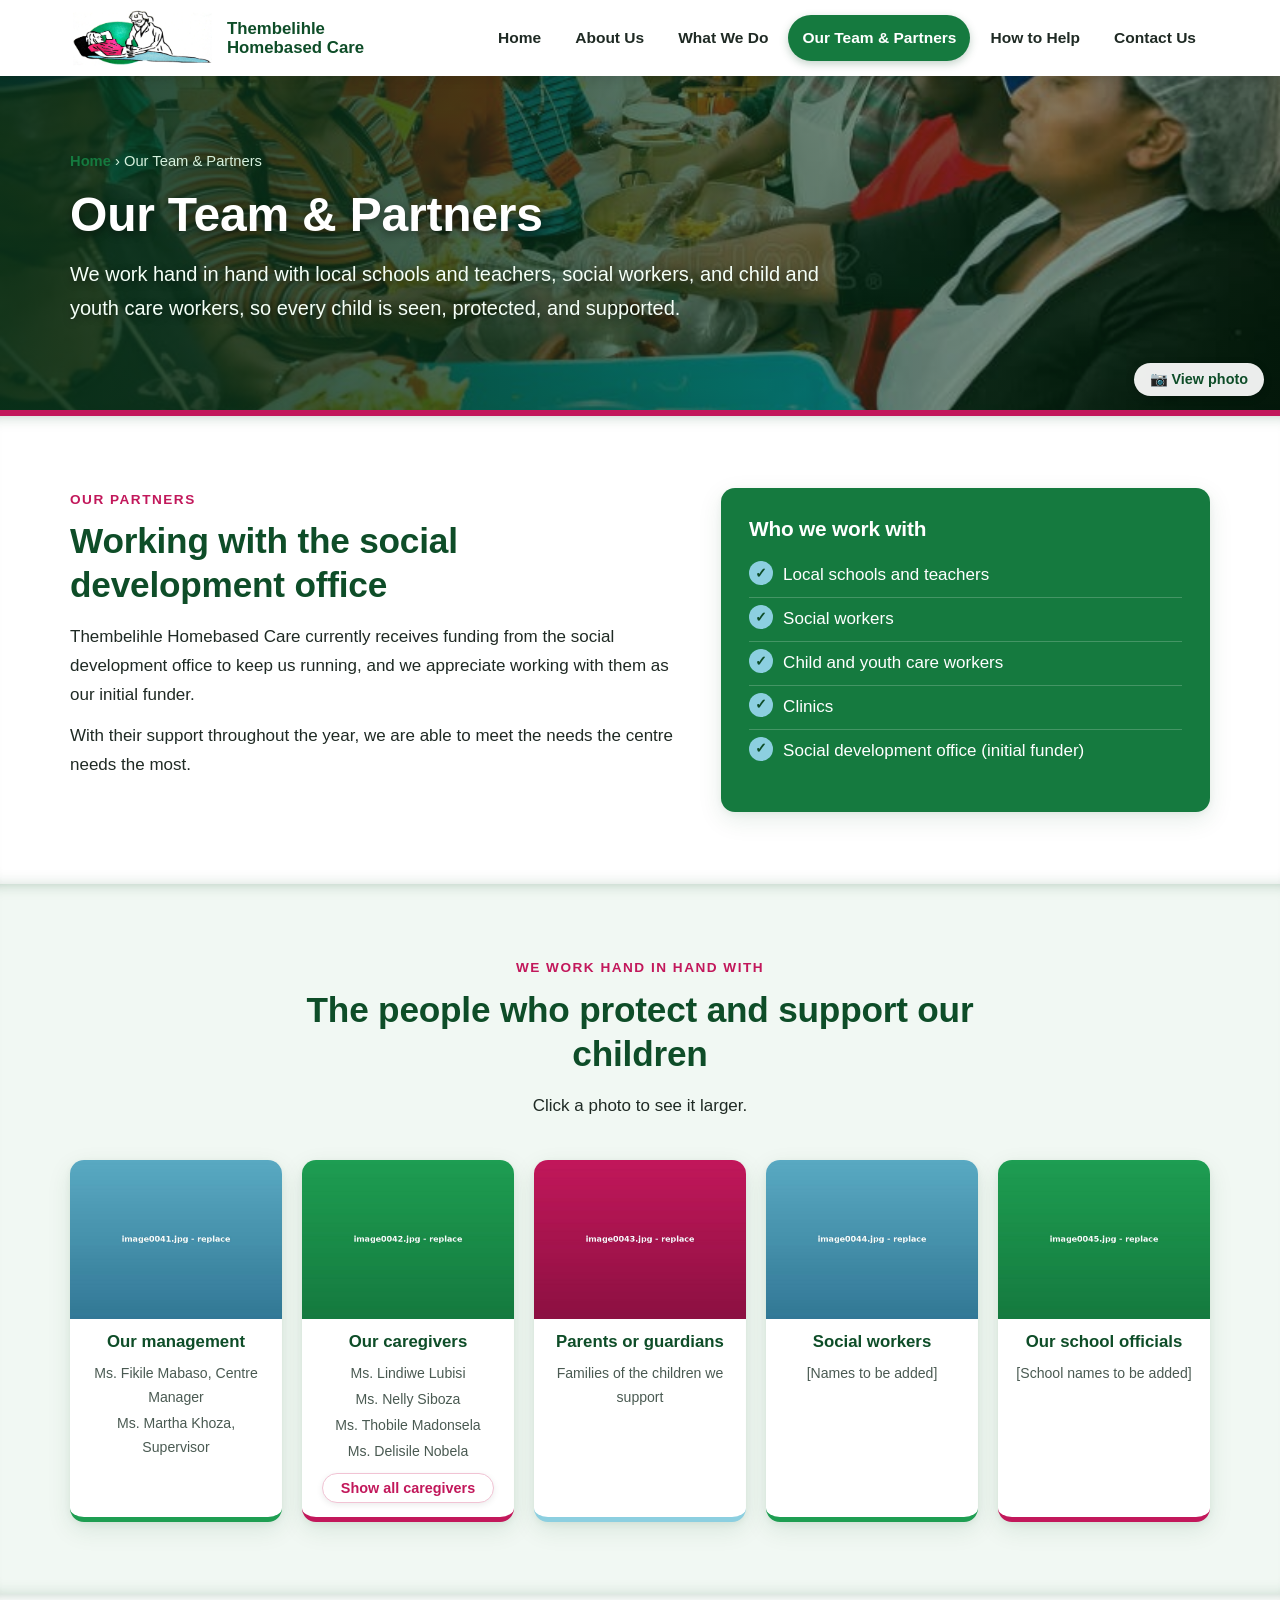
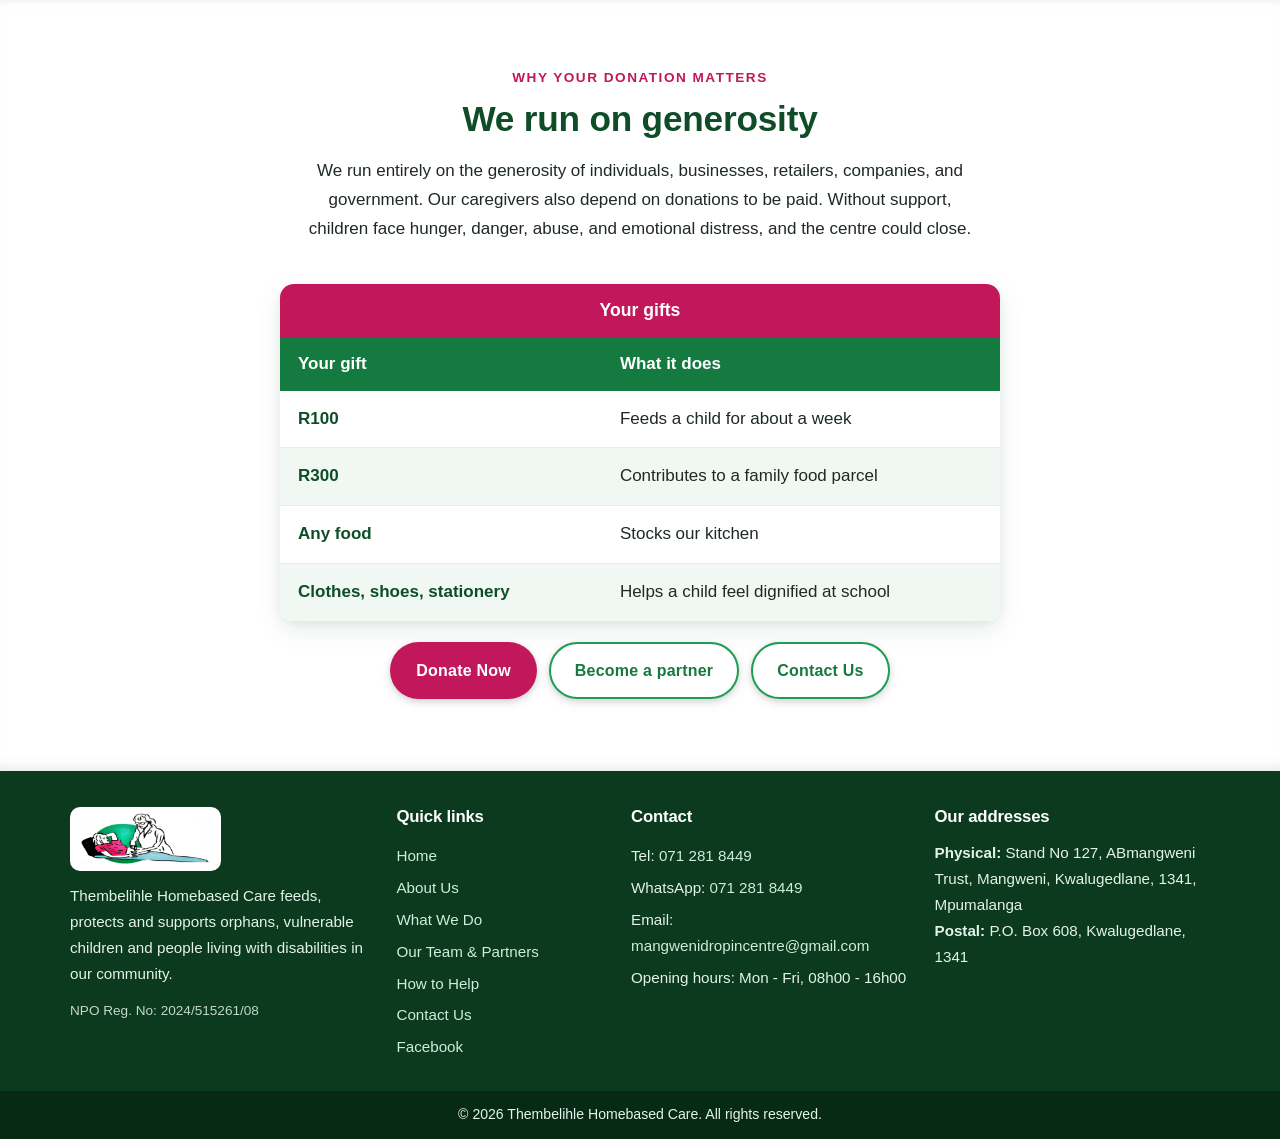
<file: team-partners.html>
<!DOCTYPE html>
<html lang="en">
<head>
  <meta charset="UTF-8">
  <meta name="viewport" content="width=device-width, initial-scale=1">
  <title>Our Team & Partners | Thembelihle Homebased Care</title>
  <meta name="description" content="Meet the management, caregivers and partners of Thembelihle Homebased Care: schools, social workers, child and youth care workers and our social development funder.">
  <link rel="icon" href="images/logo.png" type="image/png">
  <link rel="stylesheet" href="team-partners.css">
</head>
<body>

<!-- ============ NAVIGATION ============ -->
<header class="site-header">
  <div class="container nav-wrap">
    <a class="brand" href="index.html" aria-label="Thembelihle Homebased Care - Home">
      <img src="images/logo.png" alt="Thembelihle Homebased Care logo">
      <span>Thembelihle<br>Homebased Care</span>
    </a>
    <button class="nav-toggle" id="navToggle" aria-label="Open menu" aria-expanded="false" aria-controls="primaryNav">
      <span></span><span></span><span></span>
    </button>
    <nav id="primaryNav" class="primary-nav" aria-label="Main navigation">
      <ul>
        <li><a href="index.html">Home</a></li>
        <li><a href="about-us.html">About Us</a></li>
        <li><a href="what-we-do.html">What We Do</a></li>
        <li><a href="team-partners.html" class="active" aria-current="page">Our Team &amp; Partners</a></li>
        <li><a href="how-to-help.html">How to Help</a></li>
        <li><a href="contact.html">Contact Us</a></li>
      </ul>
    </nav>
  </div>
</header>

<main>

<!-- ============ PAGE BANNER ============ -->
<section class="page-hero" aria-labelledby="pageTitle">
  <img class="hero-bg" id="heroImage" src="images/image004.jpg" alt="The Thembelihle Homebased Care team and partners" data-zoom>
  <div class="hero-overlay"></div>
  <div class="container fade-in">
    <p class="crumbs"><a href="index.html">Home</a> &rsaquo; Our Team &amp; Partners</p>
    <h1 id="pageTitle">Our Team &amp; Partners</h1>
    <p class="lead">We work hand in hand with local schools and teachers, social workers, and child and youth care workers, so every child is seen, protected, and supported.</p>
  </div>
  <button class="hero-view" type="button" data-open-image="heroImage" aria-label="View the banner photo in full">&#128247; View photo</button>
</section>

<!-- ============ OUR FUNDER ============ -->
<section class="section" id="funder" aria-labelledby="funderTitle">
  <div class="container two-col">
    <div class="fade-in">
      <p class="kicker">Our partners</p>
      <h2 id="funderTitle">Working with the social development office</h2>
      <p>Thembelihle Homebased Care currently receives funding from the social development office to keep us running, and we appreciate working with them as our initial funder.</p>
      <p>With their support throughout the year, we are able to meet the needs the centre needs the most.</p>
    </div>
    <aside class="panel funder-panel fade-in" aria-labelledby="fpTitle">
      <h3 id="fpTitle">Who we work with</h3>
      <ul class="tick-list">
        <li>Local schools and teachers</li>
        <li>Social workers</li>
        <li>Child and youth care workers</li>
        <li>Clinics</li>
        <li>Social development office (initial funder)</li>
      </ul>
    </aside>
  </div>
</section>

<!-- ============ HAND IN HAND ============ -->
<section class="section section-soft" id="partners" aria-labelledby="partnersTitle">
  <div class="container">
    <div class="section-head fade-in">
      <p class="kicker">We work hand in hand with</p>
      <h2 id="partnersTitle">The people who protect and support our children</h2>
      <p>Click a photo to see it larger.</p>
    </div>
    <div class="pic-grid">
      <figure class="pic-card fade-in">
        <img src="images/image0041.jpg" alt="Management of Thembelihle Homebased Care" data-zoom loading="lazy">
        <figcaption><strong>Our management</strong><ul class="names"><li>Ms. Fikile Mabaso, Centre Manager</li><li>Ms. Martha Khoza, Supervisor</li></ul></figcaption>
      </figure>
      <figure class="pic-card fade-in">
        <img src="images/image0042.jpg" alt="Caregivers of Thembelihle Homebased Care" data-zoom loading="lazy">
        <figcaption><strong>Our caregivers</strong>
          <ul class="names"><li>Ms. Lindiwe Lubisi</li><li>Ms. Nelly Siboza</li><li>Ms. Thobile Madonsela</li><li>Ms. Delisile Nobela</li></ul>
          <ul class="names" id="cgMore" hidden><li>Ms. Nomcebo Makhushe</li><li>Ms. Pretty Mawelela</li><li>Ms. Thembeni Chibi</li><li>Ms. Nonhle Mahlalela</li><li>Ms. Kateko Thani</li><li>Ms. Florence Tibane</li><li>Ms. Nomcebo Maphanga</li><li>Ms. Khanyisile Sambo</li></ul>
          <button class="toggle-btn" type="button" data-toggle="cgMore" aria-expanded="false" aria-controls="cgMore">Show all caregivers</button>
        </figcaption>
      </figure>
      <figure class="pic-card fade-in">
        <img src="images/image0043.jpg" alt="Parents and guardians of the children we support" data-zoom loading="lazy">
        <figcaption><strong>Parents or guardians</strong><ul class="names"><li>Families of the children we support</li></ul></figcaption>
      </figure>
      <figure class="pic-card fade-in">
        <img src="images/image0044.jpg" alt="Social workers who work with the centre" data-zoom loading="lazy">
        <figcaption><strong>Social workers</strong><ul class="names"><li>[Names to be added]</li></ul></figcaption>
      </figure>
      <figure class="pic-card fade-in">
        <img src="images/image0045.jpg" alt="School officials who work with the centre" data-zoom loading="lazy">
        <figcaption><strong>Our school officials</strong><ul class="names"><li>[School names to be added]</li></ul></figcaption>
      </figure>
    </div>
  </div>
</section>

<!-- ============ WHY YOUR DONATION MATTERS ============ -->
<section class="section" id="donation-matters" aria-labelledby="matterTitle">
  <div class="container">
    <div class="section-head fade-in">
      <p class="kicker">Why your donation matters</p>
      <h2 id="matterTitle">We run on generosity</h2>
      <p>We run entirely on the generosity of individuals, businesses, retailers, companies, and government. Our caregivers also depend on donations to be paid. Without support, children face hunger, danger, abuse, and emotional distress, and the centre could close.</p>
    </div>
    <div class="table-wrap fade-in">
      <table class="gift-table">
        <caption>Your gifts</caption>
        <thead><tr><th scope="col">Your gift</th><th scope="col">What it does</th></tr></thead>
        <tbody>
          <tr><td>R100</td><td>Feeds a child for about a week</td></tr>
          <tr><td>R300</td><td>Contributes to a family food parcel</td></tr>
          <tr><td>Any food</td><td>Stocks our kitchen</td></tr>
          <tr><td>Clothes, shoes, stationery</td><td>Helps a child feel dignified at school</td></tr>
        </tbody>
      </table>
    </div>
    <div class="btn-row center"><a class="btn btn-pink" href="how-to-help.html">Donate Now</a><a class="btn btn-ghost" href="how-to-help.html#partner">Become a partner</a><a class="btn btn-ghost" href="contact.html">Contact Us</a></div>
  </div>
</section>

</main>

<!-- ============ FOOTER ============ -->
<footer class="site-footer">
  <div class="container footer-grid">
    <div class="f-about">
      <img src="images/logo.png" alt="Thembelihle Homebased Care logo" class="f-logo">
      <p>Thembelihle Homebased Care feeds, protects and supports orphans, vulnerable children and people living with disabilities in our community.</p>
      <p class="f-small">NPO Reg. No: 2024/515261/08</p>
    </div>
    <div>
      <h4>Quick links</h4>
      <ul class="f-links">
        <li><a href="index.html">Home</a></li>
        <li><a href="about-us.html">About Us</a></li>
        <li><a href="what-we-do.html">What We Do</a></li>
        <li><a href="team-partners.html">Our Team &amp; Partners</a></li>
        <li><a href="how-to-help.html">How to Help</a></li>
        <li><a href="contact.html">Contact Us</a></li>
        <li><a href="#" data-placeholder>Facebook</a></li><!-- FACEBOOK LINK: replace # with the real Facebook page link -->
      </ul>
    </div>
    <div>
      <h4>Contact</h4>
      <ul class="f-contact">
        <li>Tel: <a href="tel:+27712818449">071 281 8449</a></li>
        <li>WhatsApp: <a href="https://wa.me/27712818449" target="_blank" rel="noopener">071 281 8449</a></li>
        <li>Email: <a href="mailto:mangwenidropincentre@gmail.com">mangwenidropincentre@gmail.com</a></li>
        <li>Opening hours: Mon - Fri, 08h00 - 16h00</li>
      </ul>
    </div>
    <div>
      <h4>Our addresses</h4>
      <address>
        <strong>Physical:</strong> Stand No 127, ABmangweni Trust, Mangweni, Kwalugedlane, 1341, Mpumalanga<br>
        <strong>Postal:</strong> P.O. Box 608, Kwalugedlane, 1341
      </address>
    </div>
  </div>
  <div class="copyright">
    <div class="container"><p>&copy; <span id="year">2026</span> Thembelihle Homebased Care. All rights reserved.</p></div>
  </div>
</footer>

<script src="team-partners.js"></script>
</body>
</html>
</file>
<file: index.css>
/* =====================================================
   THEMBELIHLE HOMEBASED CARE - HOME PAGE STYLES
   Colours are taken from the logo: green, pink, light blue
   ===================================================== */

/* ---------- COLOURS & BASE ---------- */
:root{
  --green:#1E9E52; --green-dark:#157a3f; --green-deep:#0e4d28;
  --pink:#C2185B;  --pink-dark:#9c1048;
  --blue:#8CCFE0;  --blue-dark:#2c7f98;
  --ink:#1f2a24;   --muted:#4a5a52;
  --soft:#f1f8f3;  --white:#fff;
  --shadow:0 6px 18px rgba(0,0,0,.18);
  --shadow-soft:0 4px 16px rgba(14,77,40,.12);
  --radius:14px;
}
*{box-sizing:border-box;margin:0;padding:0}
html{scroll-behavior:smooth;scroll-padding-top:84px}
body{font-family:"Segoe UI",Roboto,Arial,sans-serif;color:var(--ink);line-height:1.65;font-size:17px;background:#fff;-webkit-text-size-adjust:100%}
img{max-width:100%;display:block}
a{color:var(--green-dark)}
.container{width:100%;max-width:1180px;margin:0 auto;padding:0 20px}
h1,h2,h3,h4{line-height:1.25;color:var(--green-deep)}
h2{font-size:clamp(1.6rem,3.2vw,2.2rem);margin-bottom:14px}
h3{font-size:1.2rem;margin-bottom:8px}
p{margin-bottom:12px}
:focus-visible{outline:3px solid var(--pink);outline-offset:3px}

/* ---------- NAVIGATION ---------- */
.site-header{position:sticky;top:0;z-index:100;background:#fff;box-shadow:0 2px 12px rgba(0,0,0,.12)}
.nav-wrap{display:flex;align-items:center;justify-content:space-between;gap:16px;min-height:76px}
.brand{display:flex;align-items:center;gap:12px;color:var(--green-deep);font-weight:700;line-height:1.15;font-size:1.05rem}
.brand img{height:60px;width:auto}
.primary-nav ul{list-style:none;display:flex;gap:6px;align-items:center}
.primary-nav a{display:block;padding:10px 12px;color:var(--ink);font-weight:600;font-size:.97rem;transition:color .2s,text-decoration-color .2s}
.primary-nav a:hover{color:var(--green-dark)}
.primary-nav a.active{color:var(--pink)}
.nav-toggle{display:none;background:var(--green);border:0;border-radius:10px;width:46px;height:42px;cursor:pointer;box-shadow:var(--shadow);flex-direction:column;justify-content:center;align-items:center;gap:5px}
.nav-toggle span{display:block;width:22px;height:3px;background:#fff;border-radius:2px;transition:transform .25s,opacity .25s}
.nav-toggle[aria-expanded="true"] span:nth-child(1){transform:translateY(8px) rotate(45deg)}
.nav-toggle[aria-expanded="true"] span:nth-child(2){opacity:0}
.nav-toggle[aria-expanded="true"] span:nth-child(3){transform:translateY(-8px) rotate(-45deg)}

/* ---------- BUTTONS ---------- */
.btn{display:inline-block;padding:13px 24px;border-radius:50px;font-weight:700;font-size:1rem;border:2px solid transparent;cursor:pointer;box-shadow:var(--shadow);transition:transform .2s,box-shadow .2s,background .2s;text-align:center}
.btn:hover{transform:translateY(-3px);box-shadow:0 10px 22px rgba(0,0,0,.25)}
.btn-pink{background:var(--pink);color:#fff}.btn-pink:hover{background:var(--pink-dark)}
.btn-green{background:var(--green-dark);color:#fff}.btn-green:hover{background:var(--green-deep)}
.btn-wa{background:#128c4a;color:#fff}.btn-wa:hover{background:#0b6b38}
.btn-white{background:#fff;color:var(--green-deep)}.btn-white:hover{background:var(--soft)}
.btn-outline{background:rgba(255,255,255,.08);color:#fff;border-color:#fff}.btn-outline:hover{background:rgba(255,255,255,.22)}
.btn-ghost{background:#fff;color:var(--green-dark);border-color:var(--green)}.btn-ghost:hover{background:var(--soft)}
.btn-small{padding:9px 18px;font-size:.94rem}
.btn-row{display:flex;flex-wrap:wrap;gap:12px;margin-top:20px}
.btn-row.center{justify-content:center}
.toggle-btn{background:none;border:0;color:var(--pink);font-weight:700;font-size:1rem;cursor:pointer;padding:4px 0;margin-bottom:6px}

/* ---------- HERO ---------- */
.hero{position:relative;min-height:600px;display:flex;align-items:center;color:#fff;overflow:hidden;background:var(--green-deep)}
.hero-bg{position:absolute;inset:0;width:100%;height:100%;object-fit:cover;object-position:center}
.hero-overlay{position:absolute;inset:0;background:linear-gradient(90deg,rgba(8,50,26,.88) 0%,rgba(8,50,26,.7) 50%,rgba(8,50,26,.35) 100%)}
.hero-content{position:relative;z-index:2;padding-top:60px;padding-bottom:70px}
.hero-content>*{max-width:720px}
.eyebrow{display:inline-block;background:var(--pink);color:#fff;padding:5px 16px;border-radius:50px;font-weight:700;font-size:.9rem;letter-spacing:.4px;margin-bottom:16px;box-shadow:var(--shadow)}
.hero h1{color:#fff;font-size:clamp(2rem,5.2vw,3.5rem);margin-bottom:16px;text-shadow:0 3px 10px rgba(0,0,0,.45)}
.lead{font-size:clamp(1.05rem,2vw,1.3rem);color:#f4fff7;text-shadow:0 2px 8px rgba(0,0,0,.45)}
.hero-view{position:absolute;right:16px;bottom:14px;z-index:3;background:rgba(255,255,255,.92);color:var(--green-deep);border:0;border-radius:50px;padding:8px 16px;font-weight:700;font-size:.9rem;cursor:pointer;box-shadow:var(--shadow)}
.hero-view:hover{background:#fff}

/* ---------- OPENING HOURS STRIP ---------- */
.open-strip{background:var(--blue);box-shadow:var(--shadow-soft)}
.strip-inner{display:flex;flex-wrap:wrap;align-items:center;justify-content:space-between;gap:12px;padding-top:12px;padding-bottom:12px}
.strip-inner p{margin:0;color:var(--green-deep);font-size:1.02rem}
.strip-btns{display:flex;flex-wrap:wrap;gap:10px}

/* ---------- SECTIONS ---------- */
.section{padding:64px 0}
.section-soft{background:var(--soft)}
.section-head{text-align:center;max-width:680px;margin:0 auto 32px}
.kicker{color:var(--pink);font-weight:800;text-transform:uppercase;letter-spacing:1.5px;font-size:.85rem;margin-bottom:6px}
.two-col{display:grid;grid-template-columns:1.25fr 1fr;gap:40px;align-items:start}
.panel{border-radius:var(--radius);padding:28px;box-shadow:var(--shadow-soft)}
.support-panel{background:var(--green-dark);color:#fff}
.support-panel h3{color:#fff;font-size:1.35rem}
.tick-list{list-style:none;margin:12px 0}
.tick-list li{padding:7px 0 7px 34px;position:relative;border-bottom:1px solid rgba(255,255,255,.2)}
.tick-list li:last-child{border-bottom:0}
.tick-list li::before{content:"\2713";position:absolute;left:0;top:7px;width:24px;height:24px;border-radius:50%;background:var(--blue);color:var(--green-deep);font-weight:800;font-size:.9rem;display:flex;align-items:center;justify-content:center}
.reg{margin:12px 0 0;font-size:.9rem;color:#dff5e6}
.donor-panel{background:#fff;border-top:6px solid var(--pink)}
.circle-list{list-style:none;margin-top:14px}
.circle-list li{display:flex;align-items:center;gap:12px;font-weight:700;padding:6px 0;font-size:1.05rem}
.dot{width:22px;height:22px;border-radius:50%;display:inline-block;box-shadow:var(--shadow-soft)}
.dot-green{background:var(--green)}.dot-pink{background:var(--pink)}.dot-blue{background:var(--blue)}

/* ---------- CARDS & ICON CIRCLES ---------- */
.cards{display:grid;grid-template-columns:repeat(4,1fr);gap:22px}
.card{background:#fff;border-radius:var(--radius);padding:26px 22px;box-shadow:var(--shadow-soft);text-align:center;transition:transform .25s,box-shadow .25s;border-bottom:5px solid var(--green)}
.card:nth-child(2){border-bottom-color:var(--pink)}
.card:nth-child(3){border-bottom-color:var(--blue)}
.card:hover{transform:translateY(-6px);box-shadow:var(--shadow)}
.card p{margin:0;color:var(--muted);font-size:.98rem}
.icon-circle{width:64px;height:64px;border-radius:50%;display:inline-flex;align-items:center;justify-content:center;font-size:1.9rem;margin-bottom:14px;box-shadow:var(--shadow-soft);flex-shrink:0}
.ic-green{background:#d5f0df}.ic-pink{background:#f8d3e1}.ic-blue{background:#d9f0f6}
.icon-circle.big{width:88px;height:88px;font-size:2.6rem;background:#fff}

/* ---------- LATEST NEWS (matches the supplied layout) ---------- */
.news-head{display:flex;justify-content:space-between;align-items:flex-end;gap:16px;margin-bottom:12px}
.news-title{font-size:clamp(2rem,5vw,3rem);color:#2f4a40;margin:0 0 16px;font-weight:700}
.news-bar{display:block;width:min(320px,60vw);height:8px;background:var(--green-dark)}
.news-arrows{display:flex;gap:4px}
.news-arrows button{width:58px;height:58px;border:0;background:var(--green-dark);color:#fff;font-size:1.7rem;cursor:pointer;box-shadow:var(--shadow);transition:background .2s}
.news-arrows button:hover{background:var(--pink)}
.news-intro{color:var(--muted);margin:14px 0 22px;font-size:.98rem}
.news-viewport{overflow:hidden;touch-action:pan-y;margin:0 -12px;padding-bottom:6px}
.news-track{display:flex;transition:transform .6s ease}
.news-slide{flex:0 0 50%;padding:0 12px}
.news-card{background:#f5f7f6;box-shadow:var(--shadow-soft);height:100%}
.news-card img{width:100%;aspect-ratio:4/3;object-fit:cover;cursor:zoom-in}
.news-body{padding:28px 30px 24px}
.news-date{font-weight:700;letter-spacing:.8px;text-transform:uppercase;margin:0 0 6px;font-size:1rem;color:#2f4a40}
.news-date::after{content:"";display:block;width:36px;height:3px;background:#2f4a40;margin-top:8px}
.news-body h3{margin:18px 0 14px;font-size:1.3rem;line-height:1.7;color:#2f4a40}
.news-more p{font-size:.98rem;color:var(--muted)}

/* ---------- THANK YOU ---------- */
.thanks{background:linear-gradient(135deg,#fdebf2,#e7f6ec);padding:48px 0}
.thanks-inner{display:flex;align-items:center;gap:28px}
.thanks h2{margin-bottom:8px}
.thanks p{margin:0;max-width:760px}

/* ---------- CALL TO ACTION ---------- */
.cta{background:linear-gradient(135deg,var(--green-dark),var(--green-deep));color:#fff;text-align:center}
.cta h2{color:#fff}
.cta p{color:#e8fff0}
.cta-inner{max-width:760px}

/* ---------- FOOTER ---------- */
.site-footer{background:#0b3a1e;color:#e4f3e9;font-size:.95rem}
.footer-grid{display:grid;grid-template-columns:1.3fr .9fr 1.2fr 1.2fr;gap:28px;padding-top:36px;padding-bottom:28px}
.f-logo{height:64px;width:auto;background:#fff;border-radius:10px;padding:4px 8px;margin-bottom:12px}
.f-small{font-size:.85rem;opacity:.85}
.site-footer h4{color:#fff;margin-bottom:10px;font-size:1.05rem}
.site-footer ul{list-style:none}
.site-footer li{padding:3px 0}
.site-footer a{color:#cdeeda}
.site-footer a:hover{color:#fff}
.site-footer address{font-style:normal;line-height:1.7}
.copyright{background:#072a15;text-align:center;padding:12px 0;font-size:.88rem}
.copyright p{margin:0}

/* ---------- FADE-IN ON SCROLL ---------- */
.fade-in{opacity:0;transform:translateY(22px);transition:opacity .8s ease,transform .8s ease}
.fade-in.visible{opacity:1;transform:none}

/* ---------- PICTURE VIEWER (click a photo) ---------- */
[data-zoom]{cursor:zoom-in}
.viewer{position:fixed;inset:0;z-index:1000;background:rgba(5,25,14,.95);display:none;flex-direction:column}
.viewer.open{display:flex}
.viewer-stage{flex:1;position:relative;overflow:hidden;display:flex;align-items:center;justify-content:center;touch-action:none}
.viewer-stage img{max-width:92%;max-height:84%;object-fit:contain;transform-origin:center;user-select:none;-webkit-user-drag:none;cursor:grab;transition:transform .15s ease}
.viewer-stage img.dragging{cursor:grabbing;transition:none}
.viewer-bar{display:flex;justify-content:space-between;align-items:center;gap:10px;padding:10px 14px;color:#fff;background:rgba(0,0,0,.35)}
.viewer-caption{font-size:.95rem;flex:1;min-width:0;overflow:hidden;text-overflow:ellipsis;white-space:nowrap}
.viewer-tools{display:flex;gap:8px}
.viewer button{background:#fff;color:var(--green-deep);border:0;border-radius:50%;width:44px;height:44px;font-size:1.3rem;font-weight:800;cursor:pointer;box-shadow:var(--shadow)}
.viewer button:hover{background:var(--blue)}
.viewer .v-close{background:var(--pink);color:#fff}
.viewer .v-nav{position:absolute;top:50%;transform:translateY(-50%);z-index:2}
.viewer .v-prev{left:12px}.viewer .v-next{right:12px}
.viewer .v-reset{width:auto;border-radius:50px;padding:0 14px;font-size:.9rem}
body.no-scroll{overflow:hidden}

/* =====================================================
   RESPONSIVE: TABLET & MOBILE
   ===================================================== */
@media (max-width:1020px){
  .cards{grid-template-columns:repeat(2,1fr)}
  .footer-grid{grid-template-columns:1fr 1fr}
  .primary-nav a{padding:10px 8px;font-size:.92rem}
  .brand span{display:none}
}
@media (max-width:860px){
  .nav-toggle{display:flex}
  .primary-nav{position:absolute;top:100%;left:0;right:0;background:#fff;box-shadow:0 12px 20px rgba(0,0,0,.15);max-height:0;overflow:hidden;transition:max-height .35s ease}
  .primary-nav.open{max-height:420px}
  .primary-nav ul{flex-direction:column;align-items:stretch;gap:0;padding:8px 20px 16px}
  .primary-nav a{padding:13px 4px;border-bottom:1px solid #e6efe9;font-size:1.02rem}
  .primary-nav a.active{border-left:5px solid var(--pink);padding-left:12px}
  .brand span{display:inline}
  .two-col{grid-template-columns:1fr;gap:28px}
  .section{padding:48px 0}
}
@media (max-width:640px){
  body{font-size:16px}
  .brand img{height:50px}.brand{font-size:.95rem}
  .hero{min-height:560px}
  .hero-overlay{background:linear-gradient(180deg,rgba(8,50,26,.82),rgba(8,50,26,.7))}
  .btn-row .btn{width:100%}
  .strip-inner{flex-direction:column;align-items:flex-start}
  .strip-btns,.strip-btns .btn{width:100%}
  .cards{grid-template-columns:1fr}
  .news-viewport{margin:0}
  .news-slide{flex:0 0 100%;padding:0}
  .news-arrows button{width:50px;height:50px}
  .news-body{padding:22px 22px 20px}
  .thanks-inner{flex-direction:column;text-align:center}
  .footer-grid{grid-template-columns:1fr}
}
@media (prefers-reduced-motion:reduce){
  *{transition:none!important;scroll-behavior:auto!important}
  .fade-in{opacity:1;transform:none}
}

/* =====================================================
   REFINEMENTS: NO UNDERLINES, REFINED BUTTONS, SECTION SEPARATION
   (this block is last on purpose, so it wins over earlier rules)
   ===================================================== */

/* ---------- softer shadows used everywhere ---------- */
:root{
  --shadow:0 2px 6px rgba(0,0,0,.10),0 8px 20px rgba(0,0,0,.12);
  --shadow-soft:0 2px 6px rgba(14,77,40,.06),0 8px 24px rgba(14,77,40,.10);
}

/* ---------- NO UNDERLINES ANYWHERE ---------- */
a,a:hover,a:focus,a:active,a:visited{text-decoration:none}

/* Text links inside content: bold green, pink on hover */
main p a:not(.btn),main li a:not(.btn),.note-line a,.crumbs a,.policy-note a{font-weight:700;color:var(--green-dark);transition:color .25s ease}
main p a:not(.btn):hover,main li a:not(.btn):hover,.note-line a:hover,.policy-note a:hover{color:var(--pink)}
.crumbs a{color:#fff}
.crumbs a:hover{color:var(--blue)}
.site-footer a{transition:color .25s ease}

/* ---------- NAVIGATION (pill style, no underline) ---------- */
.primary-nav a{padding:10px 14px;border:0;border-radius:50px;color:var(--ink);font-weight:600;transition:background-color .25s ease,color .25s ease,box-shadow .25s ease}
.primary-nav a:hover{background:var(--soft);color:var(--green-dark)}
.primary-nav a.active{background:var(--green-dark);color:#fff;box-shadow:0 3px 8px rgba(14,77,40,.25)}
.brand{transition:opacity .25s ease}
.brand:hover{opacity:.88}
@media (max-width:1020px){.primary-nav a{padding:9px 10px;font-size:.92rem}}
@media (max-width:860px){
  .primary-nav a{padding:13px 16px;border-radius:10px;margin:2px 0;font-size:1.02rem}
  .primary-nav a.active{border-left:0;padding-left:16px}
}

/* ---------- BUTTONS: subtle shadow, smooth hover ---------- */
.btn{letter-spacing:.2px;box-shadow:0 2px 6px rgba(0,0,0,.12),0 4px 12px rgba(0,0,0,.08);transition:transform .25s ease,box-shadow .25s ease,background-color .25s ease,color .25s ease,border-color .25s ease}
.btn:hover{transform:translateY(-2px);box-shadow:0 4px 10px rgba(0,0,0,.14),0 10px 22px rgba(0,0,0,.12)}
.btn:active{transform:translateY(0);box-shadow:0 2px 4px rgba(0,0,0,.16)}
.toggle-btn{background:#fff;color:var(--pink);border:1.5px solid #f1c3d4;border-radius:50px;padding:6px 18px;font-size:.92rem;font-weight:700;box-shadow:0 2px 6px rgba(0,0,0,.08);transition:background-color .25s ease,color .25s ease,box-shadow .25s ease,transform .25s ease}
.toggle-btn:hover{background:var(--pink);color:#fff;box-shadow:0 4px 10px rgba(194,24,91,.25);transform:translateY(-1px)}
.nav-toggle,.hero-view,.news-arrows button,.viewer button{transition:background-color .25s ease,box-shadow .25s ease,transform .25s ease,color .25s ease}
.hero-view{box-shadow:0 2px 8px rgba(0,0,0,.2)}
.hero-view:hover{transform:translateY(-1px)}

/* ---------- CARDS & PANELS: smooth, soft ---------- */
.card,.pic-card,.info-box,.day-card,.value,.detail,.panel,.news-card,.bank-box{transition:transform .3s ease,box-shadow .3s ease}

/* ---------- SPACING & CLEAR HEADINGS ---------- */
body{line-height:1.7}
h1,h2,h3,h4{letter-spacing:-.2px}
h2{font-weight:800;margin-bottom:16px}
h3{font-weight:700}
.section{padding:72px 0}
.section-head{margin-bottom:40px}
.kicker{margin-bottom:8px}
.site-footer h4{border-bottom:0;padding-bottom:0;display:block;margin-bottom:12px}
.group-title::after{display:none}

/* ---------- SOFT SHADOWS THAT SEPARATE EACH SECTION ---------- */
main>section{position:relative}
main>section.section,main>section.thanks,main>section.need,main>section.goal{
  box-shadow:inset 0 14px 16px -16px rgba(14,77,40,.35),inset 0 -14px 16px -16px rgba(14,77,40,.22)}
.open-strip{box-shadow:0 4px 14px rgba(14,77,40,.15)}
.subnav{box-shadow:0 4px 14px rgba(14,77,40,.10)}

@media (max-width:860px){.section{padding:52px 0}}
@media (max-width:640px){.section{padding:44px 0}.section-head{margin-bottom:28px}}
</file>
<file: about-us.css>
/* =====================================================
   THEMBELIHLE HOMEBASED CARE - ABOUT US PAGE STYLES
   Colours are taken from the logo: green, pink, light blue
   ===================================================== */

/* ---------- COLOURS & BASE ---------- */
:root{
  --green:#1E9E52; --green-dark:#157a3f; --green-deep:#0e4d28;
  --pink:#C2185B;  --pink-dark:#9c1048;
  --blue:#8CCFE0;  --blue-dark:#2c7f98;
  --ink:#1f2a24;   --muted:#4a5a52;
  --soft:#f1f8f3;  --white:#fff;
  --shadow:0 6px 18px rgba(0,0,0,.18);
  --shadow-soft:0 4px 16px rgba(14,77,40,.12);
  --radius:14px;
}
*{box-sizing:border-box;margin:0;padding:0}
html{scroll-behavior:smooth;scroll-padding-top:84px}
body{font-family:"Segoe UI",Roboto,Arial,sans-serif;color:var(--ink);line-height:1.65;font-size:17px;background:#fff;-webkit-text-size-adjust:100%}
img{max-width:100%;display:block}
a{color:var(--green-dark)}
.container{width:100%;max-width:1180px;margin:0 auto;padding:0 20px}
h1,h2,h3,h4{line-height:1.25;color:var(--green-deep)}
h2{font-size:clamp(1.6rem,3.2vw,2.2rem);margin-bottom:14px}
h3{font-size:1.2rem;margin-bottom:8px}
p{margin-bottom:12px}
:focus-visible{outline:3px solid var(--pink);outline-offset:3px}

/* ---------- NAVIGATION ---------- */
.site-header{position:sticky;top:0;z-index:100;background:#fff;box-shadow:0 2px 12px rgba(0,0,0,.12)}
.nav-wrap{display:flex;align-items:center;justify-content:space-between;gap:16px;min-height:76px}
.brand{display:flex;align-items:center;gap:12px;color:var(--green-deep);font-weight:700;line-height:1.15;font-size:1.05rem}
.brand img{height:60px;width:auto}
.primary-nav ul{list-style:none;display:flex;gap:6px;align-items:center}
.primary-nav a{display:block;padding:10px 12px;color:var(--ink);font-weight:600;font-size:.97rem;transition:color .2s,text-decoration-color .2s}
.primary-nav a:hover{color:var(--green-dark)}
.primary-nav a.active{color:var(--pink)}
.nav-toggle{display:none;background:var(--green);border:0;border-radius:10px;width:46px;height:42px;cursor:pointer;box-shadow:var(--shadow);flex-direction:column;justify-content:center;align-items:center;gap:5px}
.nav-toggle span{display:block;width:22px;height:3px;background:#fff;border-radius:2px;transition:transform .25s,opacity .25s}
.nav-toggle[aria-expanded="true"] span:nth-child(1){transform:translateY(8px) rotate(45deg)}
.nav-toggle[aria-expanded="true"] span:nth-child(2){opacity:0}
.nav-toggle[aria-expanded="true"] span:nth-child(3){transform:translateY(-8px) rotate(-45deg)}

/* ---------- BUTTONS ---------- */
.btn{display:inline-block;padding:13px 24px;border-radius:50px;font-weight:700;font-size:1rem;border:2px solid transparent;cursor:pointer;box-shadow:var(--shadow);transition:transform .2s,box-shadow .2s,background .2s;text-align:center}
.btn:hover{transform:translateY(-3px);box-shadow:0 10px 22px rgba(0,0,0,.25)}
.btn-pink{background:var(--pink);color:#fff}.btn-pink:hover{background:var(--pink-dark)}
.btn-green{background:var(--green-dark);color:#fff}.btn-green:hover{background:var(--green-deep)}
.btn-wa{background:#128c4a;color:#fff}.btn-wa:hover{background:#0b6b38}
.btn-white{background:#fff;color:var(--green-deep)}.btn-white:hover{background:var(--soft)}
.btn-outline{background:rgba(255,255,255,.08);color:#fff;border-color:#fff}.btn-outline:hover{background:rgba(255,255,255,.22)}
.btn-ghost{background:#fff;color:var(--green-dark);border-color:var(--green)}.btn-ghost:hover{background:var(--soft)}
.btn-small{padding:9px 18px;font-size:.94rem}
.btn-row{display:flex;flex-wrap:wrap;gap:12px;margin-top:20px}
.btn-row.center{justify-content:center}
.toggle-btn{background:none;border:0;color:var(--pink);font-weight:700;font-size:1rem;cursor:pointer;padding:4px 0;margin-bottom:6px}

/* ---------- SECTIONS ---------- */
.section{padding:64px 0}
.section-soft{background:var(--soft)}
.section-head{text-align:center;max-width:680px;margin:0 auto 32px}
.kicker{color:var(--pink);font-weight:800;text-transform:uppercase;letter-spacing:1.5px;font-size:.85rem;margin-bottom:6px}
.two-col{display:grid;grid-template-columns:1.25fr 1fr;gap:40px;align-items:start}
.panel{border-radius:var(--radius);padding:28px;box-shadow:var(--shadow-soft)}
.support-panel{background:var(--green-dark);color:#fff}
.support-panel h3{color:#fff;font-size:1.35rem}
.tick-list{list-style:none;margin:12px 0}
.tick-list li{padding:7px 0 7px 34px;position:relative;border-bottom:1px solid rgba(255,255,255,.2)}
.tick-list li:last-child{border-bottom:0}
.tick-list li::before{content:"\2713";position:absolute;left:0;top:7px;width:24px;height:24px;border-radius:50%;background:var(--blue);color:var(--green-deep);font-weight:800;font-size:.9rem;display:flex;align-items:center;justify-content:center}
.reg{margin:12px 0 0;font-size:.9rem;color:#dff5e6}
.donor-panel{background:#fff;border-top:6px solid var(--pink)}
.circle-list{list-style:none;margin-top:14px}
.circle-list li{display:flex;align-items:center;gap:12px;font-weight:700;padding:6px 0;font-size:1.05rem}
.dot{width:22px;height:22px;border-radius:50%;display:inline-block;box-shadow:var(--shadow-soft)}
.dot-green{background:var(--green)}.dot-pink{background:var(--pink)}.dot-blue{background:var(--blue)}

/* ---------- CARDS & ICON CIRCLES ---------- */
.cards{display:grid;grid-template-columns:repeat(4,1fr);gap:22px}
.card{background:#fff;border-radius:var(--radius);padding:26px 22px;box-shadow:var(--shadow-soft);text-align:center;transition:transform .25s,box-shadow .25s;border-bottom:5px solid var(--green)}
.card:nth-child(2){border-bottom-color:var(--pink)}
.card:nth-child(3){border-bottom-color:var(--blue)}
.card:hover{transform:translateY(-6px);box-shadow:var(--shadow)}
.card p{margin:0;color:var(--muted);font-size:.98rem}
.icon-circle{width:64px;height:64px;border-radius:50%;display:inline-flex;align-items:center;justify-content:center;font-size:1.9rem;margin-bottom:14px;box-shadow:var(--shadow-soft);flex-shrink:0}
.ic-green{background:#d5f0df}.ic-pink{background:#f8d3e1}.ic-blue{background:#d9f0f6}
.icon-circle.big{width:88px;height:88px;font-size:2.6rem;background:#fff}

/* ---------- CALL TO ACTION ---------- */
.cta{background:linear-gradient(135deg,var(--green-dark),var(--green-deep));color:#fff;text-align:center}
.cta h2{color:#fff}
.cta p{color:#e8fff0}
.cta-inner{max-width:760px}

/* ---------- FOOTER ---------- */
.site-footer{background:#0b3a1e;color:#e4f3e9;font-size:.95rem}
.footer-grid{display:grid;grid-template-columns:1.3fr .9fr 1.2fr 1.2fr;gap:28px;padding-top:36px;padding-bottom:28px}
.f-logo{height:64px;width:auto;background:#fff;border-radius:10px;padding:4px 8px;margin-bottom:12px}
.f-small{font-size:.85rem;opacity:.85}
.site-footer h4{color:#fff;margin-bottom:10px;font-size:1.05rem}
.site-footer ul{list-style:none}
.site-footer li{padding:3px 0}
.site-footer a{color:#cdeeda}
.site-footer a:hover{color:#fff}
.site-footer address{font-style:normal;line-height:1.7}
.copyright{background:#072a15;text-align:center;padding:12px 0;font-size:.88rem}
.copyright p{margin:0}

/* ---------- FADE-IN ON SCROLL ---------- */
.fade-in{opacity:0;transform:translateY(22px);transition:opacity .8s ease,transform .8s ease}
.fade-in.visible{opacity:1;transform:none}

/* ---------- PICTURE VIEWER (click a photo) ---------- */
[data-zoom]{cursor:zoom-in}
.viewer{position:fixed;inset:0;z-index:1000;background:rgba(5,25,14,.95);display:none;flex-direction:column}
.viewer.open{display:flex}
.viewer-stage{flex:1;position:relative;overflow:hidden;display:flex;align-items:center;justify-content:center;touch-action:none}
.viewer-stage img{max-width:92%;max-height:84%;object-fit:contain;transform-origin:center;user-select:none;-webkit-user-drag:none;cursor:grab;transition:transform .15s ease}
.viewer-stage img.dragging{cursor:grabbing;transition:none}
.viewer-bar{display:flex;justify-content:space-between;align-items:center;gap:10px;padding:10px 14px;color:#fff;background:rgba(0,0,0,.35)}
.viewer-caption{font-size:.95rem;flex:1;min-width:0;overflow:hidden;text-overflow:ellipsis;white-space:nowrap}
.viewer-tools{display:flex;gap:8px}
.viewer button{background:#fff;color:var(--green-deep);border:0;border-radius:50%;width:44px;height:44px;font-size:1.3rem;font-weight:800;cursor:pointer;box-shadow:var(--shadow)}
.viewer button:hover{background:var(--blue)}
.viewer .v-close{background:var(--pink);color:#fff}
.viewer .v-nav{position:absolute;top:50%;transform:translateY(-50%);z-index:2}
.viewer .v-prev{left:12px}.viewer .v-next{right:12px}
.viewer .v-reset{width:auto;border-radius:50px;padding:0 14px;font-size:.9rem}
body.no-scroll{overflow:hidden}

/* =====================================================
   RESPONSIVE: TABLET & MOBILE
   ===================================================== */
@media (max-width:1020px){
  .cards{grid-template-columns:repeat(2,1fr)}
  .footer-grid{grid-template-columns:1fr 1fr}
  .primary-nav a{padding:10px 8px;font-size:.92rem}
  .brand span{display:none}
}
@media (max-width:860px){
  .nav-toggle{display:flex}
  .primary-nav{position:absolute;top:100%;left:0;right:0;background:#fff;box-shadow:0 12px 20px rgba(0,0,0,.15);max-height:0;overflow:hidden;transition:max-height .35s ease}
  .primary-nav.open{max-height:420px}
  .primary-nav ul{flex-direction:column;align-items:stretch;gap:0;padding:8px 20px 16px}
  .primary-nav a{padding:13px 4px;border-bottom:1px solid #e6efe9;font-size:1.02rem}
  .primary-nav a.active{border-left:5px solid var(--pink);padding-left:12px}
  .brand span{display:inline}
  .two-col{grid-template-columns:1fr;gap:28px}
  .section{padding:48px 0}
}
@media (max-width:640px){
  body{font-size:16px}
  .brand img{height:50px}.brand{font-size:.95rem}
  .btn-row .btn{width:100%}
  .cards{grid-template-columns:1fr}
  .footer-grid{grid-template-columns:1fr}
}
@media (prefers-reduced-motion:reduce){
  *{transition:none!important;scroll-behavior:auto!important}
  .fade-in{opacity:1;transform:none}
}

/* =====================================================
   ABOUT US PAGE ONLY
   ===================================================== */

/* ---------- PAGE BANNER ---------- */
.page-hero{background:linear-gradient(135deg,var(--green-dark),var(--green-deep));color:#fff;padding:56px 0 48px;border-bottom:6px solid var(--pink)}
.page-hero h1{color:#fff;font-size:clamp(1.9rem,4.5vw,3rem);margin-bottom:12px}
.page-hero .lead{max-width:720px;margin:0;color:#e8fff0}
.crumbs{font-size:.92rem;margin-bottom:10px;color:#cdeeda}
.crumbs a{color:#fff}

/* ---------- ON-PAGE QUICK LINKS ---------- */
.subnav{background:#fff;box-shadow:var(--shadow-soft)}
.subnav .container{display:flex;flex-wrap:wrap;gap:8px;padding-top:12px;padding-bottom:12px}
.subnav a{padding:7px 16px;border-radius:50px;background:var(--soft);color:var(--green-deep);font-weight:600;font-size:.93rem;border:1px solid #cfe8d8;transition:background .2s,color .2s}
.subnav a:hover{background:var(--green-dark);color:#fff}

/* ---------- STORY ---------- */
.draft-note{font-size:.85rem;color:var(--muted);font-style:italic;margin-top:6px}
.facts-panel{background:#fff;border-top:6px solid var(--green)}
.facts-panel dl{margin-top:8px}
.facts-panel dt{font-weight:800;color:var(--pink);font-size:.82rem;text-transform:uppercase;letter-spacing:1px;margin-top:12px}
.facts-panel dd{margin:0;border-bottom:1px solid #e6efe9;padding-bottom:8px;font-weight:600}
.facts-panel dd:last-child{border-bottom:0}

/* ---------- MISSION / VISION / OBJECTIVES ---------- */
.purpose-grid{display:grid;grid-template-columns:1fr 1fr 1.3fr;gap:22px}
.purpose-grid .card{text-align:left}
.purpose-grid .card:nth-child(2){border-bottom-color:var(--pink)}
.purpose-grid .card:nth-child(3){border-bottom-color:var(--blue)}
.tick-list.dark li{border-bottom:1px solid #e3eee7;color:var(--ink)}
.tick-list.dark li::before{background:var(--green);color:#fff}
.tick-list.dark li:last-child{border-bottom:0}
.objectives-card .tick-list{margin:8px 0 0}
.objectives-card .tick-list li{font-size:.97rem;padding-top:6px;padding-bottom:6px}

/* ---------- BACKGROUND ---------- */
.bg-grid{display:grid;grid-template-columns:repeat(4,1fr);gap:20px}
.info-box{background:#fff;border-radius:var(--radius);padding:22px;box-shadow:var(--shadow-soft);border-left:6px solid var(--green)}
.info-box:nth-child(2){border-left-color:var(--pink)}
.info-box:nth-child(3){border-left-color:var(--blue)}
.info-box p{margin:0;color:var(--muted);font-size:.97rem}
.sub-title{margin:38px 0 14px;font-size:1.4rem}
.timeline{list-style:none;border-left:4px solid var(--blue);margin-left:10px;padding-left:24px}
.timeline li{position:relative;padding:8px 0 14px}
.timeline li::before{content:"";position:absolute;left:-34px;top:14px;width:16px;height:16px;border-radius:50%;background:var(--pink);box-shadow:0 0 0 4px #fff,var(--shadow-soft)}
.timeline[hidden],.timeline li[hidden]{display:none}
.when{display:inline-block;background:var(--green-dark);color:#fff;font-weight:700;font-size:.85rem;padding:2px 12px;border-radius:50px;margin-right:8px}

/* ---------- VALUES ---------- */
.values-grid{display:grid;grid-template-columns:repeat(4,1fr);gap:22px}
.value{background:#fff;border-radius:var(--radius);padding:24px 20px;box-shadow:var(--shadow-soft);text-align:center;transition:transform .25s}
.value:hover{transform:translateY(-5px)}
.value p{margin:0;font-size:.96rem;color:var(--muted)}
.policy-note{margin-top:24px;text-align:center;font-size:.95rem;background:#fff;border:2px dashed var(--blue);border-radius:var(--radius);padding:12px 16px}

/* ---------- TEAM ---------- */
.group-title{text-align:center;margin:26px 0 16px;font-size:1.3rem}
.group-title::after{content:"";display:block;width:60px;height:4px;background:var(--pink);margin:8px auto 0;border-radius:2px}
.team-row{display:flex;flex-wrap:wrap;justify-content:center;gap:18px}
.member{width:132px;text-align:center}
.member img{width:112px;height:112px;margin:0 auto 8px;border-radius:50%;object-fit:cover;border:4px solid #fff;box-shadow:var(--shadow);transition:transform .2s}
.member img:hover{transform:scale(1.07)}
.member.big{width:176px}
.member.big img{width:148px;height:148px}
.member figcaption strong{display:block;font-size:.95rem;line-height:1.3;color:var(--green-deep)}
.member figcaption span{display:block;font-size:.85rem;color:var(--pink);font-weight:600}

/* ---------- WHY WE NEED SUPPORT ---------- */
.need{background:#fff4f8;padding:52px 0;border-top:6px solid var(--pink)}
.need-inner{max-width:820px;text-align:center}
.need .strong{font-size:1.15rem;font-weight:600;color:var(--ink);background:#fff;border-left:6px solid var(--pink);border-radius:var(--radius);padding:20px 24px;box-shadow:var(--shadow-soft);text-align:left}
.more-links{margin-top:14px}

@media (max-width:1020px){
  .purpose-grid{grid-template-columns:1fr 1fr}
  .objectives-card{grid-column:1/-1}
  .bg-grid,.values-grid{grid-template-columns:repeat(2,1fr)}
}
@media (max-width:640px){
  .purpose-grid,.bg-grid,.values-grid{grid-template-columns:1fr}
  .team-row{gap:12px}
  .member{width:30%;min-width:96px}
  .member img{width:84px;height:84px}
  .member.big{width:44%}
  .member.big img{width:116px;height:116px}
  .page-hero{padding:40px 0 36px}
  .subnav .container{flex-wrap:nowrap;overflow-x:auto}
  .subnav a{white-space:nowrap}
  .more-links .btn{width:100%}
}

/* =====================================================
   REFINEMENTS: NO UNDERLINES, REFINED BUTTONS, SECTION SEPARATION
   (this block is last on purpose, so it wins over earlier rules)
   ===================================================== */

/* ---------- softer shadows used everywhere ---------- */
:root{
  --shadow:0 2px 6px rgba(0,0,0,.10),0 8px 20px rgba(0,0,0,.12);
  --shadow-soft:0 2px 6px rgba(14,77,40,.06),0 8px 24px rgba(14,77,40,.10);
}

/* ---------- NO UNDERLINES ANYWHERE ---------- */
a,a:hover,a:focus,a:active,a:visited{text-decoration:none}

/* Text links inside content: bold green, pink on hover */
main p a:not(.btn),main li a:not(.btn),.note-line a,.crumbs a,.policy-note a{font-weight:700;color:var(--green-dark);transition:color .25s ease}
main p a:not(.btn):hover,main li a:not(.btn):hover,.note-line a:hover,.policy-note a:hover{color:var(--pink)}
.crumbs a{color:#fff}
.crumbs a:hover{color:var(--blue)}
.site-footer a{transition:color .25s ease}

/* ---------- NAVIGATION (pill style, no underline) ---------- */
.primary-nav a{padding:10px 14px;border:0;border-radius:50px;color:var(--ink);font-weight:600;transition:background-color .25s ease,color .25s ease,box-shadow .25s ease}
.primary-nav a:hover{background:var(--soft);color:var(--green-dark)}
.primary-nav a.active{background:var(--green-dark);color:#fff;box-shadow:0 3px 8px rgba(14,77,40,.25)}
.brand{transition:opacity .25s ease}
.brand:hover{opacity:.88}
@media (max-width:1020px){.primary-nav a{padding:9px 10px;font-size:.92rem}}
@media (max-width:860px){
  .primary-nav a{padding:13px 16px;border-radius:10px;margin:2px 0;font-size:1.02rem}
  .primary-nav a.active{border-left:0;padding-left:16px}
}

/* ---------- BUTTONS: subtle shadow, smooth hover ---------- */
.btn{letter-spacing:.2px;box-shadow:0 2px 6px rgba(0,0,0,.12),0 4px 12px rgba(0,0,0,.08);transition:transform .25s ease,box-shadow .25s ease,background-color .25s ease,color .25s ease,border-color .25s ease}
.btn:hover{transform:translateY(-2px);box-shadow:0 4px 10px rgba(0,0,0,.14),0 10px 22px rgba(0,0,0,.12)}
.btn:active{transform:translateY(0);box-shadow:0 2px 4px rgba(0,0,0,.16)}
.toggle-btn{background:#fff;color:var(--pink);border:1.5px solid #f1c3d4;border-radius:50px;padding:6px 18px;font-size:.92rem;font-weight:700;box-shadow:0 2px 6px rgba(0,0,0,.08);transition:background-color .25s ease,color .25s ease,box-shadow .25s ease,transform .25s ease}
.toggle-btn:hover{background:var(--pink);color:#fff;box-shadow:0 4px 10px rgba(194,24,91,.25);transform:translateY(-1px)}
.nav-toggle,.hero-view,.news-arrows button,.viewer button{transition:background-color .25s ease,box-shadow .25s ease,transform .25s ease,color .25s ease}
.hero-view{box-shadow:0 2px 8px rgba(0,0,0,.2)}
.hero-view:hover{transform:translateY(-1px)}

/* ---------- CARDS & PANELS: smooth, soft ---------- */
.card,.pic-card,.info-box,.day-card,.value,.detail,.panel,.news-card,.bank-box{transition:transform .3s ease,box-shadow .3s ease}

/* ---------- SPACING & CLEAR HEADINGS ---------- */
body{line-height:1.7}
h1,h2,h3,h4{letter-spacing:-.2px}
h2{font-weight:800;margin-bottom:16px}
h3{font-weight:700}
.section{padding:72px 0}
.section-head{margin-bottom:40px}
.kicker{margin-bottom:8px}
.site-footer h4{border-bottom:0;padding-bottom:0;display:block;margin-bottom:12px}
.group-title::after{display:none}

/* ---------- SOFT SHADOWS THAT SEPARATE EACH SECTION ---------- */
main>section{position:relative}
main>section.section,main>section.thanks,main>section.need,main>section.goal{
  box-shadow:inset 0 14px 16px -16px rgba(14,77,40,.35),inset 0 -14px 16px -16px rgba(14,77,40,.22)}
.open-strip{box-shadow:0 4px 14px rgba(14,77,40,.15)}
.subnav{box-shadow:0 4px 14px rgba(14,77,40,.10)}

@media (max-width:860px){.section{padding:52px 0}}
@media (max-width:640px){.section{padding:44px 0}.section-head{margin-bottom:28px}}
</file>
<file: contact.css>
/* =====================================================
   THEMBELIHLE HOMEBASED CARE - CONTACT US PAGE STYLES
   Colours are taken from the logo: green, pink, light blue
   ===================================================== */

/* ---------- COLOURS & BASE ---------- */
:root{
  --green:#1E9E52; --green-dark:#157a3f; --green-deep:#0e4d28;
  --pink:#C2185B;  --pink-dark:#9c1048;
  --blue:#8CCFE0;  --blue-dark:#2c7f98;
  --ink:#1f2a24;   --muted:#4a5a52;
  --soft:#f1f8f3;  --white:#fff;
  --shadow:0 6px 18px rgba(0,0,0,.18);
  --shadow-soft:0 4px 16px rgba(14,77,40,.12);
  --radius:14px;
}
*{box-sizing:border-box;margin:0;padding:0}
html{scroll-behavior:smooth;scroll-padding-top:84px}
body{font-family:"Segoe UI",Roboto,Arial,sans-serif;color:var(--ink);line-height:1.65;font-size:17px;background:#fff;-webkit-text-size-adjust:100%}
img{max-width:100%;display:block}
a{color:var(--green-dark)}
.container{width:100%;max-width:1180px;margin:0 auto;padding:0 20px}
h1,h2,h3,h4{line-height:1.25;color:var(--green-deep)}
h2{font-size:clamp(1.6rem,3.2vw,2.2rem);margin-bottom:14px}
h3{font-size:1.2rem;margin-bottom:8px}
p{margin-bottom:12px}
:focus-visible{outline:3px solid var(--pink);outline-offset:3px}

/* ---------- NAVIGATION ---------- */
.site-header{position:sticky;top:0;z-index:100;background:#fff;box-shadow:0 2px 12px rgba(0,0,0,.12)}
.nav-wrap{display:flex;align-items:center;justify-content:space-between;gap:16px;min-height:76px}
.brand{display:flex;align-items:center;gap:12px;color:var(--green-deep);font-weight:700;line-height:1.15;font-size:1.05rem}
.brand img{height:60px;width:auto}
.primary-nav ul{list-style:none;display:flex;gap:6px;align-items:center}
.primary-nav a{display:block;padding:10px 12px;color:var(--ink);font-weight:600;font-size:.97rem;transition:color .2s,text-decoration-color .2s}
.primary-nav a:hover{color:var(--green-dark)}
.primary-nav a.active{color:var(--pink)}
.nav-toggle{display:none;background:var(--green);border:0;border-radius:10px;width:46px;height:42px;cursor:pointer;box-shadow:var(--shadow);flex-direction:column;justify-content:center;align-items:center;gap:5px}
.nav-toggle span{display:block;width:22px;height:3px;background:#fff;border-radius:2px;transition:transform .25s,opacity .25s}
.nav-toggle[aria-expanded="true"] span:nth-child(1){transform:translateY(8px) rotate(45deg)}
.nav-toggle[aria-expanded="true"] span:nth-child(2){opacity:0}
.nav-toggle[aria-expanded="true"] span:nth-child(3){transform:translateY(-8px) rotate(-45deg)}

/* ---------- BUTTONS ---------- */
.btn{display:inline-block;padding:13px 24px;border-radius:50px;font-weight:700;font-size:1rem;border:2px solid transparent;cursor:pointer;box-shadow:var(--shadow);transition:transform .2s,box-shadow .2s,background .2s;text-align:center}
.btn:hover{transform:translateY(-3px);box-shadow:0 10px 22px rgba(0,0,0,.25)}
.btn-pink{background:var(--pink);color:#fff}.btn-pink:hover{background:var(--pink-dark)}
.btn-green{background:var(--green-dark);color:#fff}.btn-green:hover{background:var(--green-deep)}
.btn-wa{background:#128c4a;color:#fff}.btn-wa:hover{background:#0b6b38}
.btn-white{background:#fff;color:var(--green-deep)}.btn-white:hover{background:var(--soft)}
.btn-outline{background:rgba(255,255,255,.08);color:#fff;border-color:#fff}.btn-outline:hover{background:rgba(255,255,255,.22)}
.btn-ghost{background:#fff;color:var(--green-dark);border-color:var(--green)}.btn-ghost:hover{background:var(--soft)}
.btn-small{padding:9px 18px;font-size:.94rem}
.btn-row{display:flex;flex-wrap:wrap;gap:12px;margin-top:20px}
.btn-row.center{justify-content:center}
.toggle-btn{background:none;border:0;color:var(--pink);font-weight:700;font-size:1rem;cursor:pointer;padding:4px 0;margin-bottom:6px}

/* ---------- SECTIONS ---------- */
.section{padding:64px 0}
.section-soft{background:var(--soft)}
.section-head{text-align:center;max-width:680px;margin:0 auto 32px}
.kicker{color:var(--pink);font-weight:800;text-transform:uppercase;letter-spacing:1.5px;font-size:.85rem;margin-bottom:6px}
.two-col{display:grid;grid-template-columns:1.25fr 1fr;gap:40px;align-items:start}
.panel{border-radius:var(--radius);padding:28px;box-shadow:var(--shadow-soft)}
.support-panel{background:var(--green-dark);color:#fff}
.support-panel h3{color:#fff;font-size:1.35rem}
.tick-list{list-style:none;margin:12px 0}
.tick-list li{padding:7px 0 7px 34px;position:relative;border-bottom:1px solid rgba(255,255,255,.2)}
.tick-list li:last-child{border-bottom:0}
.tick-list li::before{content:"\2713";position:absolute;left:0;top:7px;width:24px;height:24px;border-radius:50%;background:var(--blue);color:var(--green-deep);font-weight:800;font-size:.9rem;display:flex;align-items:center;justify-content:center}
.reg{margin:12px 0 0;font-size:.9rem;color:#dff5e6}
.donor-panel{background:#fff;border-top:6px solid var(--pink)}
.circle-list{list-style:none;margin-top:14px}
.circle-list li{display:flex;align-items:center;gap:12px;font-weight:700;padding:6px 0;font-size:1.05rem}
.dot{width:22px;height:22px;border-radius:50%;display:inline-block;box-shadow:var(--shadow-soft)}
.dot-green{background:var(--green)}.dot-pink{background:var(--pink)}.dot-blue{background:var(--blue)}

/* ---------- CARDS & ICON CIRCLES ---------- */
.cards{display:grid;grid-template-columns:repeat(4,1fr);gap:22px}
.card{background:#fff;border-radius:var(--radius);padding:26px 22px;box-shadow:var(--shadow-soft);text-align:center;transition:transform .25s,box-shadow .25s;border-bottom:5px solid var(--green)}
.card:nth-child(2){border-bottom-color:var(--pink)}
.card:nth-child(3){border-bottom-color:var(--blue)}
.card:hover{transform:translateY(-6px);box-shadow:var(--shadow)}
.card p{margin:0;color:var(--muted);font-size:.98rem}
.icon-circle{width:64px;height:64px;border-radius:50%;display:inline-flex;align-items:center;justify-content:center;font-size:1.9rem;margin-bottom:14px;box-shadow:var(--shadow-soft);flex-shrink:0}
.ic-green{background:#d5f0df}.ic-pink{background:#f8d3e1}.ic-blue{background:#d9f0f6}
.icon-circle.big{width:88px;height:88px;font-size:2.6rem;background:#fff}

/* ---------- CALL TO ACTION ---------- */
.cta{background:linear-gradient(135deg,var(--green-dark),var(--green-deep));color:#fff;text-align:center}
.cta h2{color:#fff}
.cta p{color:#e8fff0}
.cta-inner{max-width:760px}

/* ---------- FOOTER ---------- */
.site-footer{background:#0b3a1e;color:#e4f3e9;font-size:.95rem}
.footer-grid{display:grid;grid-template-columns:1.3fr .9fr 1.2fr 1.2fr;gap:28px;padding-top:36px;padding-bottom:28px}
.f-logo{height:64px;width:auto;background:#fff;border-radius:10px;padding:4px 8px;margin-bottom:12px}
.f-small{font-size:.85rem;opacity:.85}
.site-footer h4{color:#fff;margin-bottom:10px;font-size:1.05rem}
.site-footer ul{list-style:none}
.site-footer li{padding:3px 0}
.site-footer a{color:#cdeeda}
.site-footer a:hover{color:#fff}
.site-footer address{font-style:normal;line-height:1.7}
.copyright{background:#072a15;text-align:center;padding:12px 0;font-size:.88rem}
.copyright p{margin:0}

/* ---------- FADE-IN ON SCROLL ---------- */
.fade-in{opacity:0;transform:translateY(22px);transition:opacity .8s ease,transform .8s ease}
.fade-in.visible{opacity:1;transform:none}

/* ---------- PICTURE VIEWER (click a photo) ---------- */
[data-zoom]{cursor:zoom-in}
.viewer{position:fixed;inset:0;z-index:1000;background:rgba(5,25,14,.95);display:none;flex-direction:column}
.viewer.open{display:flex}
.viewer-stage{flex:1;position:relative;overflow:hidden;display:flex;align-items:center;justify-content:center;touch-action:none}
.viewer-stage img{max-width:92%;max-height:84%;object-fit:contain;transform-origin:center;user-select:none;-webkit-user-drag:none;cursor:grab;transition:transform .15s ease}
.viewer-stage img.dragging{cursor:grabbing;transition:none}
.viewer-bar{display:flex;justify-content:space-between;align-items:center;gap:10px;padding:10px 14px;color:#fff;background:rgba(0,0,0,.35)}
.viewer-caption{font-size:.95rem;flex:1;min-width:0;overflow:hidden;text-overflow:ellipsis;white-space:nowrap}
.viewer-tools{display:flex;gap:8px}
.viewer button{background:#fff;color:var(--green-deep);border:0;border-radius:50%;width:44px;height:44px;font-size:1.3rem;font-weight:800;cursor:pointer;box-shadow:var(--shadow)}
.viewer button:hover{background:var(--blue)}
.viewer .v-close{background:var(--pink);color:#fff}
.viewer .v-nav{position:absolute;top:50%;transform:translateY(-50%);z-index:2}
.viewer .v-prev{left:12px}.viewer .v-next{right:12px}
.viewer .v-reset{width:auto;border-radius:50px;padding:0 14px;font-size:.9rem}
body.no-scroll{overflow:hidden}

/* =====================================================
   RESPONSIVE: TABLET & MOBILE
   ===================================================== */
@media (max-width:1020px){
  .cards{grid-template-columns:repeat(2,1fr)}
  .footer-grid{grid-template-columns:1fr 1fr}
  .primary-nav a{padding:10px 8px;font-size:.92rem}
  .brand span{display:none}
}
@media (max-width:860px){
  .nav-toggle{display:flex}
  .primary-nav{position:absolute;top:100%;left:0;right:0;background:#fff;box-shadow:0 12px 20px rgba(0,0,0,.15);max-height:0;overflow:hidden;transition:max-height .35s ease}
  .primary-nav.open{max-height:420px}
  .primary-nav ul{flex-direction:column;align-items:stretch;gap:0;padding:8px 20px 16px}
  .primary-nav a{padding:13px 4px;border-bottom:1px solid #e6efe9;font-size:1.02rem}
  .primary-nav a.active{border-left:5px solid var(--pink);padding-left:12px}
  .brand span{display:inline}
  .two-col{grid-template-columns:1fr;gap:28px}
  .section{padding:48px 0}
}
@media (max-width:640px){
  body{font-size:16px}
  .brand img{height:50px}.brand{font-size:.95rem}
  .btn-row .btn{width:100%}
  .cards{grid-template-columns:1fr}
  .footer-grid{grid-template-columns:1fr}
}
@media (prefers-reduced-motion:reduce){
  *{transition:none!important;scroll-behavior:auto!important}
  .fade-in{opacity:1;transform:none}
}

/* =====================================================
   SHARED INNER-PAGE PARTS (page banner, quick links, picture cards)
   ===================================================== */
.page-hero{position:relative;min-height:340px;display:flex;align-items:center;color:#fff;overflow:hidden;background:var(--green-deep);border-bottom:6px solid var(--pink)}
.page-hero .hero-bg{position:absolute;inset:0;width:100%;height:100%;object-fit:cover}
.page-hero .hero-overlay{position:absolute;inset:0;background:linear-gradient(90deg,rgba(8,50,26,.9) 0%,rgba(8,50,26,.65) 55%,rgba(8,50,26,.4) 100%)}
.page-hero .container{position:relative;z-index:2;padding-top:48px;padding-bottom:48px}
.page-hero .container>*{max-width:760px}
.page-hero h1{color:#fff;font-size:clamp(1.9rem,4.5vw,3rem);margin-bottom:12px;text-shadow:0 3px 10px rgba(0,0,0,.45)}
.lead{font-size:clamp(1.02rem,2vw,1.25rem);color:#f4fff7;text-shadow:0 2px 8px rgba(0,0,0,.45)}
.crumbs{font-size:.92rem;margin-bottom:10px;color:#d6f1de}
.crumbs a{color:#fff}
.hero-view{position:absolute;right:16px;bottom:14px;z-index:3;background:rgba(255,255,255,.92);color:var(--green-deep);border:0;border-radius:50px;padding:8px 16px;font-weight:700;font-size:.9rem;cursor:pointer;box-shadow:var(--shadow)}
.hero-view:hover{background:#fff}
.subnav{background:#fff;box-shadow:var(--shadow-soft)}
.subnav .container{display:flex;flex-wrap:wrap;gap:8px;padding-top:12px;padding-bottom:12px}
.subnav a{padding:7px 16px;border-radius:50px;background:var(--soft);color:var(--green-deep);font-weight:600;font-size:.93rem;border:1px solid #cfe8d8;transition:background .2s,color .2s}
.subnav a:hover{background:var(--green-dark);color:#fff}
.draft-note{font-size:.85rem;color:var(--muted);font-style:italic;margin-top:6px}
.tick-list.dark li{border-bottom:1px solid #e3eee7;color:var(--ink)}
.tick-list.dark li::before{background:var(--green);color:#fff}
.tick-list.dark li:last-child{border-bottom:0}
.pic-grid{display:grid;grid-template-columns:repeat(auto-fit,minmax(190px,1fr));gap:20px}
.pic-card{background:#fff;border-radius:var(--radius);overflow:hidden;box-shadow:var(--shadow-soft);transition:transform .25s,box-shadow .25s;border-bottom:5px solid var(--green)}
.pic-card:nth-child(3n+2){border-bottom-color:var(--pink)}
.pic-card:nth-child(3n){border-bottom-color:var(--blue)}
.pic-card:hover{transform:translateY(-5px);box-shadow:var(--shadow)}
.pic-card img{width:100%;aspect-ratio:4/3;object-fit:cover}
.pic-card figcaption{padding:12px 14px 14px;text-align:center}
.pic-card figcaption strong{display:block;color:var(--green-deep);font-size:1.05rem;line-height:1.3}
.pic-card figcaption span{display:block;color:var(--pink);font-weight:600;font-size:.88rem;margin-top:2px}
.pic-card .names{list-style:none;margin:8px 0 0;font-size:.88rem;color:var(--muted);text-align:center}
.pic-card .names li{padding:1px 0}
.info-box{background:#fff;border-radius:var(--radius);padding:22px;box-shadow:var(--shadow-soft);border-left:6px solid var(--green)}
.info-box:nth-child(2){border-left-color:var(--pink)}
.info-box:nth-child(3){border-left-color:var(--blue)}
.info-box:nth-child(4){border-left-color:var(--green-dark)}
.info-box p{margin:0;color:var(--muted);font-size:.97rem}
.info-grid{display:grid;grid-template-columns:repeat(4,1fr);gap:20px}
.sub-title{margin:34px 0 14px;font-size:1.4rem}
@media (max-width:1020px){.info-grid{grid-template-columns:repeat(2,1fr)}}
@media (max-width:640px){
  .page-hero{min-height:300px}
  .page-hero .container{padding-top:36px;padding-bottom:40px}
  .info-grid{grid-template-columns:1fr}
  .pic-grid{grid-template-columns:repeat(2,1fr);gap:14px}
  .subnav .container{flex-wrap:nowrap;overflow-x:auto}
  .subnav a{white-space:nowrap}
}

/* =====================================================
   CONTACT US PAGE ONLY
   ===================================================== */
.detail-list{display:grid;gap:16px;margin-top:16px}
.detail{display:flex;gap:16px;align-items:flex-start;background:#fff;border-radius:var(--radius);padding:16px 18px;box-shadow:var(--shadow-soft);border-left:6px solid var(--green)}
.detail:nth-child(2){border-left-color:var(--pink)}
.detail:nth-child(3){border-left-color:var(--blue)}
.detail .icon-circle{width:52px;height:52px;font-size:1.5rem;margin:0}
.detail h3{margin-bottom:2px;font-size:1.05rem}
.detail p{margin:0;color:var(--muted)}
.answer-panel{background:var(--green-dark);color:#fff;text-align:center}
.answer-panel h3{color:#fff;font-size:1.3rem}
.person{margin:12px 0 16px}
.person img{width:160px;height:160px;border-radius:50%;object-fit:cover;border:5px solid #fff;margin:0 auto 12px;box-shadow:var(--shadow)}
.person strong{display:block;font-size:1.2rem}
.person span{display:block;color:#dff5e6}
.map-wrap{border-radius:var(--radius);overflow:hidden;box-shadow:var(--shadow);border:4px solid #fff}
.map-wrap iframe{display:block;width:100%;height:420px;border:0}
@media (max-width:640px){.map-wrap iframe{height:320px}}

/* =====================================================
   REFINEMENTS: NO UNDERLINES, REFINED BUTTONS, SECTION SEPARATION
   (this block is last on purpose, so it wins over earlier rules)
   ===================================================== */

/* ---------- softer shadows used everywhere ---------- */
:root{
  --shadow:0 2px 6px rgba(0,0,0,.10),0 8px 20px rgba(0,0,0,.12);
  --shadow-soft:0 2px 6px rgba(14,77,40,.06),0 8px 24px rgba(14,77,40,.10);
}

/* ---------- NO UNDERLINES ANYWHERE ---------- */
a,a:hover,a:focus,a:active,a:visited{text-decoration:none}

/* Text links inside content: bold green, pink on hover */
main p a:not(.btn),main li a:not(.btn),.note-line a,.crumbs a,.policy-note a{font-weight:700;color:var(--green-dark);transition:color .25s ease}
main p a:not(.btn):hover,main li a:not(.btn):hover,.note-line a:hover,.policy-note a:hover{color:var(--pink)}
.crumbs a{color:#fff}
.crumbs a:hover{color:var(--blue)}
.site-footer a{transition:color .25s ease}

/* ---------- NAVIGATION (pill style, no underline) ---------- */
.primary-nav a{padding:10px 14px;border:0;border-radius:50px;color:var(--ink);font-weight:600;transition:background-color .25s ease,color .25s ease,box-shadow .25s ease}
.primary-nav a:hover{background:var(--soft);color:var(--green-dark)}
.primary-nav a.active{background:var(--green-dark);color:#fff;box-shadow:0 3px 8px rgba(14,77,40,.25)}
.brand{transition:opacity .25s ease}
.brand:hover{opacity:.88}
@media (max-width:1020px){.primary-nav a{padding:9px 10px;font-size:.92rem}}
@media (max-width:860px){
  .primary-nav a{padding:13px 16px;border-radius:10px;margin:2px 0;font-size:1.02rem}
  .primary-nav a.active{border-left:0;padding-left:16px}
}

/* ---------- BUTTONS: subtle shadow, smooth hover ---------- */
.btn{letter-spacing:.2px;box-shadow:0 2px 6px rgba(0,0,0,.12),0 4px 12px rgba(0,0,0,.08);transition:transform .25s ease,box-shadow .25s ease,background-color .25s ease,color .25s ease,border-color .25s ease}
.btn:hover{transform:translateY(-2px);box-shadow:0 4px 10px rgba(0,0,0,.14),0 10px 22px rgba(0,0,0,.12)}
.btn:active{transform:translateY(0);box-shadow:0 2px 4px rgba(0,0,0,.16)}
.toggle-btn{background:#fff;color:var(--pink);border:1.5px solid #f1c3d4;border-radius:50px;padding:6px 18px;font-size:.92rem;font-weight:700;box-shadow:0 2px 6px rgba(0,0,0,.08);transition:background-color .25s ease,color .25s ease,box-shadow .25s ease,transform .25s ease}
.toggle-btn:hover{background:var(--pink);color:#fff;box-shadow:0 4px 10px rgba(194,24,91,.25);transform:translateY(-1px)}
.nav-toggle,.hero-view,.news-arrows button,.viewer button{transition:background-color .25s ease,box-shadow .25s ease,transform .25s ease,color .25s ease}
.hero-view{box-shadow:0 2px 8px rgba(0,0,0,.2)}
.hero-view:hover{transform:translateY(-1px)}

/* ---------- CARDS & PANELS: smooth, soft ---------- */
.card,.pic-card,.info-box,.day-card,.value,.detail,.panel,.news-card,.bank-box{transition:transform .3s ease,box-shadow .3s ease}

/* ---------- SPACING & CLEAR HEADINGS ---------- */
body{line-height:1.7}
h1,h2,h3,h4{letter-spacing:-.2px}
h2{font-weight:800;margin-bottom:16px}
h3{font-weight:700}
.section{padding:72px 0}
.section-head{margin-bottom:40px}
.kicker{margin-bottom:8px}
.site-footer h4{border-bottom:0;padding-bottom:0;display:block;margin-bottom:12px}
.group-title::after{display:none}

/* ---------- SOFT SHADOWS THAT SEPARATE EACH SECTION ---------- */
main>section{position:relative}
main>section.section,main>section.thanks,main>section.need,main>section.goal{
  box-shadow:inset 0 14px 16px -16px rgba(14,77,40,.35),inset 0 -14px 16px -16px rgba(14,77,40,.22)}
.open-strip{box-shadow:0 4px 14px rgba(14,77,40,.15)}
.subnav{box-shadow:0 4px 14px rgba(14,77,40,.10)}

@media (max-width:860px){.section{padding:52px 0}}
@media (max-width:640px){.section{padding:44px 0}.section-head{margin-bottom:28px}}
</file>
<file: how-to-help.css>
/* =====================================================
   THEMBELIHLE HOMEBASED CARE - HOW TO HELP PAGE STYLES
   Colours are taken from the logo: green, pink, light blue
   ===================================================== */

/* ---------- COLOURS & BASE ---------- */
:root{
  --green:#1E9E52; --green-dark:#157a3f; --green-deep:#0e4d28;
  --pink:#C2185B;  --pink-dark:#9c1048;
  --blue:#8CCFE0;  --blue-dark:#2c7f98;
  --ink:#1f2a24;   --muted:#4a5a52;
  --soft:#f1f8f3;  --white:#fff;
  --shadow:0 6px 18px rgba(0,0,0,.18);
  --shadow-soft:0 4px 16px rgba(14,77,40,.12);
  --radius:14px;
}
*{box-sizing:border-box;margin:0;padding:0}
html{scroll-behavior:smooth;scroll-padding-top:84px}
body{font-family:"Segoe UI",Roboto,Arial,sans-serif;color:var(--ink);line-height:1.65;font-size:17px;background:#fff;-webkit-text-size-adjust:100%}
img{max-width:100%;display:block}
a{color:var(--green-dark)}
.container{width:100%;max-width:1180px;margin:0 auto;padding:0 20px}
h1,h2,h3,h4{line-height:1.25;color:var(--green-deep)}
h2{font-size:clamp(1.6rem,3.2vw,2.2rem);margin-bottom:14px}
h3{font-size:1.2rem;margin-bottom:8px}
p{margin-bottom:12px}
:focus-visible{outline:3px solid var(--pink);outline-offset:3px}

/* ---------- NAVIGATION ---------- */
.site-header{position:sticky;top:0;z-index:100;background:#fff;box-shadow:0 2px 12px rgba(0,0,0,.12)}
.nav-wrap{display:flex;align-items:center;justify-content:space-between;gap:16px;min-height:76px}
.brand{display:flex;align-items:center;gap:12px;color:var(--green-deep);font-weight:700;line-height:1.15;font-size:1.05rem}
.brand img{height:60px;width:auto}
.primary-nav ul{list-style:none;display:flex;gap:6px;align-items:center}
.primary-nav a{display:block;padding:10px 12px;color:var(--ink);font-weight:600;font-size:.97rem;transition:color .2s,text-decoration-color .2s}
.primary-nav a:hover{color:var(--green-dark)}
.primary-nav a.active{color:var(--pink)}
.nav-toggle{display:none;background:var(--green);border:0;border-radius:10px;width:46px;height:42px;cursor:pointer;box-shadow:var(--shadow);flex-direction:column;justify-content:center;align-items:center;gap:5px}
.nav-toggle span{display:block;width:22px;height:3px;background:#fff;border-radius:2px;transition:transform .25s,opacity .25s}
.nav-toggle[aria-expanded="true"] span:nth-child(1){transform:translateY(8px) rotate(45deg)}
.nav-toggle[aria-expanded="true"] span:nth-child(2){opacity:0}
.nav-toggle[aria-expanded="true"] span:nth-child(3){transform:translateY(-8px) rotate(-45deg)}

/* ---------- BUTTONS ---------- */
.btn{display:inline-block;padding:13px 24px;border-radius:50px;font-weight:700;font-size:1rem;border:2px solid transparent;cursor:pointer;box-shadow:var(--shadow);transition:transform .2s,box-shadow .2s,background .2s;text-align:center}
.btn:hover{transform:translateY(-3px);box-shadow:0 10px 22px rgba(0,0,0,.25)}
.btn-pink{background:var(--pink);color:#fff}.btn-pink:hover{background:var(--pink-dark)}
.btn-green{background:var(--green-dark);color:#fff}.btn-green:hover{background:var(--green-deep)}
.btn-wa{background:#128c4a;color:#fff}.btn-wa:hover{background:#0b6b38}
.btn-white{background:#fff;color:var(--green-deep)}.btn-white:hover{background:var(--soft)}
.btn-outline{background:rgba(255,255,255,.08);color:#fff;border-color:#fff}.btn-outline:hover{background:rgba(255,255,255,.22)}
.btn-ghost{background:#fff;color:var(--green-dark);border-color:var(--green)}.btn-ghost:hover{background:var(--soft)}
.btn-small{padding:9px 18px;font-size:.94rem}
.btn-row{display:flex;flex-wrap:wrap;gap:12px;margin-top:20px}
.btn-row.center{justify-content:center}
.toggle-btn{background:none;border:0;color:var(--pink);font-weight:700;font-size:1rem;cursor:pointer;padding:4px 0;margin-bottom:6px}

/* ---------- SECTIONS ---------- */
.section{padding:64px 0}
.section-soft{background:var(--soft)}
.section-head{text-align:center;max-width:680px;margin:0 auto 32px}
.kicker{color:var(--pink);font-weight:800;text-transform:uppercase;letter-spacing:1.5px;font-size:.85rem;margin-bottom:6px}
.two-col{display:grid;grid-template-columns:1.25fr 1fr;gap:40px;align-items:start}
.panel{border-radius:var(--radius);padding:28px;box-shadow:var(--shadow-soft)}
.support-panel{background:var(--green-dark);color:#fff}
.support-panel h3{color:#fff;font-size:1.35rem}
.tick-list{list-style:none;margin:12px 0}
.tick-list li{padding:7px 0 7px 34px;position:relative;border-bottom:1px solid rgba(255,255,255,.2)}
.tick-list li:last-child{border-bottom:0}
.tick-list li::before{content:"\2713";position:absolute;left:0;top:7px;width:24px;height:24px;border-radius:50%;background:var(--blue);color:var(--green-deep);font-weight:800;font-size:.9rem;display:flex;align-items:center;justify-content:center}
.reg{margin:12px 0 0;font-size:.9rem;color:#dff5e6}
.donor-panel{background:#fff;border-top:6px solid var(--pink)}
.circle-list{list-style:none;margin-top:14px}
.circle-list li{display:flex;align-items:center;gap:12px;font-weight:700;padding:6px 0;font-size:1.05rem}
.dot{width:22px;height:22px;border-radius:50%;display:inline-block;box-shadow:var(--shadow-soft)}
.dot-green{background:var(--green)}.dot-pink{background:var(--pink)}.dot-blue{background:var(--blue)}

/* ---------- CARDS & ICON CIRCLES ---------- */
.cards{display:grid;grid-template-columns:repeat(4,1fr);gap:22px}
.card{background:#fff;border-radius:var(--radius);padding:26px 22px;box-shadow:var(--shadow-soft);text-align:center;transition:transform .25s,box-shadow .25s;border-bottom:5px solid var(--green)}
.card:nth-child(2){border-bottom-color:var(--pink)}
.card:nth-child(3){border-bottom-color:var(--blue)}
.card:hover{transform:translateY(-6px);box-shadow:var(--shadow)}
.card p{margin:0;color:var(--muted);font-size:.98rem}
.icon-circle{width:64px;height:64px;border-radius:50%;display:inline-flex;align-items:center;justify-content:center;font-size:1.9rem;margin-bottom:14px;box-shadow:var(--shadow-soft);flex-shrink:0}
.ic-green{background:#d5f0df}.ic-pink{background:#f8d3e1}.ic-blue{background:#d9f0f6}
.icon-circle.big{width:88px;height:88px;font-size:2.6rem;background:#fff}

/* ---------- CALL TO ACTION ---------- */
.cta{background:linear-gradient(135deg,var(--green-dark),var(--green-deep));color:#fff;text-align:center}
.cta h2{color:#fff}
.cta p{color:#e8fff0}
.cta-inner{max-width:760px}

/* ---------- FOOTER ---------- */
.site-footer{background:#0b3a1e;color:#e4f3e9;font-size:.95rem}
.footer-grid{display:grid;grid-template-columns:1.3fr .9fr 1.2fr 1.2fr;gap:28px;padding-top:36px;padding-bottom:28px}
.f-logo{height:64px;width:auto;background:#fff;border-radius:10px;padding:4px 8px;margin-bottom:12px}
.f-small{font-size:.85rem;opacity:.85}
.site-footer h4{color:#fff;margin-bottom:10px;font-size:1.05rem}
.site-footer ul{list-style:none}
.site-footer li{padding:3px 0}
.site-footer a{color:#cdeeda}
.site-footer a:hover{color:#fff}
.site-footer address{font-style:normal;line-height:1.7}
.copyright{background:#072a15;text-align:center;padding:12px 0;font-size:.88rem}
.copyright p{margin:0}

/* ---------- FADE-IN ON SCROLL ---------- */
.fade-in{opacity:0;transform:translateY(22px);transition:opacity .8s ease,transform .8s ease}
.fade-in.visible{opacity:1;transform:none}

/* ---------- PICTURE VIEWER (click a photo) ---------- */
[data-zoom]{cursor:zoom-in}
.viewer{position:fixed;inset:0;z-index:1000;background:rgba(5,25,14,.95);display:none;flex-direction:column}
.viewer.open{display:flex}
.viewer-stage{flex:1;position:relative;overflow:hidden;display:flex;align-items:center;justify-content:center;touch-action:none}
.viewer-stage img{max-width:92%;max-height:84%;object-fit:contain;transform-origin:center;user-select:none;-webkit-user-drag:none;cursor:grab;transition:transform .15s ease}
.viewer-stage img.dragging{cursor:grabbing;transition:none}
.viewer-bar{display:flex;justify-content:space-between;align-items:center;gap:10px;padding:10px 14px;color:#fff;background:rgba(0,0,0,.35)}
.viewer-caption{font-size:.95rem;flex:1;min-width:0;overflow:hidden;text-overflow:ellipsis;white-space:nowrap}
.viewer-tools{display:flex;gap:8px}
.viewer button{background:#fff;color:var(--green-deep);border:0;border-radius:50%;width:44px;height:44px;font-size:1.3rem;font-weight:800;cursor:pointer;box-shadow:var(--shadow)}
.viewer button:hover{background:var(--blue)}
.viewer .v-close{background:var(--pink);color:#fff}
.viewer .v-nav{position:absolute;top:50%;transform:translateY(-50%);z-index:2}
.viewer .v-prev{left:12px}.viewer .v-next{right:12px}
.viewer .v-reset{width:auto;border-radius:50px;padding:0 14px;font-size:.9rem}
body.no-scroll{overflow:hidden}

/* =====================================================
   RESPONSIVE: TABLET & MOBILE
   ===================================================== */
@media (max-width:1020px){
  .cards{grid-template-columns:repeat(2,1fr)}
  .footer-grid{grid-template-columns:1fr 1fr}
  .primary-nav a{padding:10px 8px;font-size:.92rem}
  .brand span{display:none}
}
@media (max-width:860px){
  .nav-toggle{display:flex}
  .primary-nav{position:absolute;top:100%;left:0;right:0;background:#fff;box-shadow:0 12px 20px rgba(0,0,0,.15);max-height:0;overflow:hidden;transition:max-height .35s ease}
  .primary-nav.open{max-height:420px}
  .primary-nav ul{flex-direction:column;align-items:stretch;gap:0;padding:8px 20px 16px}
  .primary-nav a{padding:13px 4px;border-bottom:1px solid #e6efe9;font-size:1.02rem}
  .primary-nav a.active{border-left:5px solid var(--pink);padding-left:12px}
  .brand span{display:inline}
  .two-col{grid-template-columns:1fr;gap:28px}
  .section{padding:48px 0}
}
@media (max-width:640px){
  body{font-size:16px}
  .brand img{height:50px}.brand{font-size:.95rem}
  .btn-row .btn{width:100%}
  .cards{grid-template-columns:1fr}
  .footer-grid{grid-template-columns:1fr}
}
@media (prefers-reduced-motion:reduce){
  *{transition:none!important;scroll-behavior:auto!important}
  .fade-in{opacity:1;transform:none}
}

/* =====================================================
   SHARED INNER-PAGE PARTS (page banner, quick links, picture cards)
   ===================================================== */
.page-hero{position:relative;min-height:340px;display:flex;align-items:center;color:#fff;overflow:hidden;background:var(--green-deep);border-bottom:6px solid var(--pink)}
.page-hero .hero-bg{position:absolute;inset:0;width:100%;height:100%;object-fit:cover}
.page-hero .hero-overlay{position:absolute;inset:0;background:linear-gradient(90deg,rgba(8,50,26,.9) 0%,rgba(8,50,26,.65) 55%,rgba(8,50,26,.4) 100%)}
.page-hero .container{position:relative;z-index:2;padding-top:48px;padding-bottom:48px}
.page-hero .container>*{max-width:760px}
.page-hero h1{color:#fff;font-size:clamp(1.9rem,4.5vw,3rem);margin-bottom:12px;text-shadow:0 3px 10px rgba(0,0,0,.45)}
.lead{font-size:clamp(1.02rem,2vw,1.25rem);color:#f4fff7;text-shadow:0 2px 8px rgba(0,0,0,.45)}
.crumbs{font-size:.92rem;margin-bottom:10px;color:#d6f1de}
.crumbs a{color:#fff}
.hero-view{position:absolute;right:16px;bottom:14px;z-index:3;background:rgba(255,255,255,.92);color:var(--green-deep);border:0;border-radius:50px;padding:8px 16px;font-weight:700;font-size:.9rem;cursor:pointer;box-shadow:var(--shadow)}
.hero-view:hover{background:#fff}
.subnav{background:#fff;box-shadow:var(--shadow-soft)}
.subnav .container{display:flex;flex-wrap:wrap;gap:8px;padding-top:12px;padding-bottom:12px}
.subnav a{padding:7px 16px;border-radius:50px;background:var(--soft);color:var(--green-deep);font-weight:600;font-size:.93rem;border:1px solid #cfe8d8;transition:background .2s,color .2s}
.subnav a:hover{background:var(--green-dark);color:#fff}
.draft-note{font-size:.85rem;color:var(--muted);font-style:italic;margin-top:6px}
.tick-list.dark li{border-bottom:1px solid #e3eee7;color:var(--ink)}
.tick-list.dark li::before{background:var(--green);color:#fff}
.tick-list.dark li:last-child{border-bottom:0}
.pic-grid{display:grid;grid-template-columns:repeat(auto-fit,minmax(190px,1fr));gap:20px}
.pic-card{background:#fff;border-radius:var(--radius);overflow:hidden;box-shadow:var(--shadow-soft);transition:transform .25s,box-shadow .25s;border-bottom:5px solid var(--green)}
.pic-card:nth-child(3n+2){border-bottom-color:var(--pink)}
.pic-card:nth-child(3n){border-bottom-color:var(--blue)}
.pic-card:hover{transform:translateY(-5px);box-shadow:var(--shadow)}
.pic-card img{width:100%;aspect-ratio:4/3;object-fit:cover}
.pic-card figcaption{padding:12px 14px 14px;text-align:center}
.pic-card figcaption strong{display:block;color:var(--green-deep);font-size:1.05rem;line-height:1.3}
.pic-card figcaption span{display:block;color:var(--pink);font-weight:600;font-size:.88rem;margin-top:2px}
.pic-card .names{list-style:none;margin:8px 0 0;font-size:.88rem;color:var(--muted);text-align:center}
.pic-card .names li{padding:1px 0}
.info-box{background:#fff;border-radius:var(--radius);padding:22px;box-shadow:var(--shadow-soft);border-left:6px solid var(--green)}
.info-box:nth-child(2){border-left-color:var(--pink)}
.info-box:nth-child(3){border-left-color:var(--blue)}
.info-box:nth-child(4){border-left-color:var(--green-dark)}
.info-box p{margin:0;color:var(--muted);font-size:.97rem}
.info-grid{display:grid;grid-template-columns:repeat(4,1fr);gap:20px}
.sub-title{margin:34px 0 14px;font-size:1.4rem}
@media (max-width:1020px){.info-grid{grid-template-columns:repeat(2,1fr)}}
@media (max-width:640px){
  .page-hero{min-height:300px}
  .page-hero .container{padding-top:36px;padding-bottom:40px}
  .info-grid{grid-template-columns:1fr}
  .pic-grid{grid-template-columns:repeat(2,1fr);gap:14px}
  .subnav .container{flex-wrap:nowrap;overflow-x:auto}
  .subnav a{white-space:nowrap}
}

/* =====================================================
   HOW TO HELP PAGE ONLY
   ===================================================== */
.bank-box{background:#fff;border:3px solid var(--green);border-radius:var(--radius);padding:24px;box-shadow:var(--shadow-soft)}
.bank-line{font-weight:700;color:var(--green-deep);line-height:2;margin-bottom:14px}
.bank-line span{display:inline-block;background:var(--soft);padding:0 10px;border-radius:8px}
.help-grid{display:grid;grid-template-columns:repeat(2,1fr);gap:24px;max-width:900px;margin:0 auto}
.help-grid .pic-card figcaption{padding:16px}
.help-text{font-weight:400;color:var(--muted);font-size:.95rem;margin:8px 0 12px}
.note-line{margin-top:24px;background:#fff;border-left:6px solid var(--pink);border-radius:var(--radius);padding:16px 20px;box-shadow:var(--shadow-soft)}
@media (max-width:640px){.help-grid{grid-template-columns:1fr}.pic-grid.help-grid{grid-template-columns:1fr}}

/* =====================================================
   REFINEMENTS: NO UNDERLINES, REFINED BUTTONS, SECTION SEPARATION
   (this block is last on purpose, so it wins over earlier rules)
   ===================================================== */

/* ---------- softer shadows used everywhere ---------- */
:root{
  --shadow:0 2px 6px rgba(0,0,0,.10),0 8px 20px rgba(0,0,0,.12);
  --shadow-soft:0 2px 6px rgba(14,77,40,.06),0 8px 24px rgba(14,77,40,.10);
}

/* ---------- NO UNDERLINES ANYWHERE ---------- */
a,a:hover,a:focus,a:active,a:visited{text-decoration:none}

/* Text links inside content: bold green, pink on hover */
main p a:not(.btn),main li a:not(.btn),.note-line a,.crumbs a,.policy-note a{font-weight:700;color:var(--green-dark);transition:color .25s ease}
main p a:not(.btn):hover,main li a:not(.btn):hover,.note-line a:hover,.policy-note a:hover{color:var(--pink)}
.crumbs a{color:#fff}
.crumbs a:hover{color:var(--blue)}
.site-footer a{transition:color .25s ease}

/* ---------- NAVIGATION (pill style, no underline) ---------- */
.primary-nav a{padding:10px 14px;border:0;border-radius:50px;color:var(--ink);font-weight:600;transition:background-color .25s ease,color .25s ease,box-shadow .25s ease}
.primary-nav a:hover{background:var(--soft);color:var(--green-dark)}
.primary-nav a.active{background:var(--green-dark);color:#fff;box-shadow:0 3px 8px rgba(14,77,40,.25)}
.brand{transition:opacity .25s ease}
.brand:hover{opacity:.88}
@media (max-width:1020px){.primary-nav a{padding:9px 10px;font-size:.92rem}}
@media (max-width:860px){
  .primary-nav a{padding:13px 16px;border-radius:10px;margin:2px 0;font-size:1.02rem}
  .primary-nav a.active{border-left:0;padding-left:16px}
}

/* ---------- BUTTONS: subtle shadow, smooth hover ---------- */
.btn{letter-spacing:.2px;box-shadow:0 2px 6px rgba(0,0,0,.12),0 4px 12px rgba(0,0,0,.08);transition:transform .25s ease,box-shadow .25s ease,background-color .25s ease,color .25s ease,border-color .25s ease}
.btn:hover{transform:translateY(-2px);box-shadow:0 4px 10px rgba(0,0,0,.14),0 10px 22px rgba(0,0,0,.12)}
.btn:active{transform:translateY(0);box-shadow:0 2px 4px rgba(0,0,0,.16)}
.toggle-btn{background:#fff;color:var(--pink);border:1.5px solid #f1c3d4;border-radius:50px;padding:6px 18px;font-size:.92rem;font-weight:700;box-shadow:0 2px 6px rgba(0,0,0,.08);transition:background-color .25s ease,color .25s ease,box-shadow .25s ease,transform .25s ease}
.toggle-btn:hover{background:var(--pink);color:#fff;box-shadow:0 4px 10px rgba(194,24,91,.25);transform:translateY(-1px)}
.nav-toggle,.hero-view,.news-arrows button,.viewer button{transition:background-color .25s ease,box-shadow .25s ease,transform .25s ease,color .25s ease}
.hero-view{box-shadow:0 2px 8px rgba(0,0,0,.2)}
.hero-view:hover{transform:translateY(-1px)}

/* ---------- CARDS & PANELS: smooth, soft ---------- */
.card,.pic-card,.info-box,.day-card,.value,.detail,.panel,.news-card,.bank-box{transition:transform .3s ease,box-shadow .3s ease}

/* ---------- SPACING & CLEAR HEADINGS ---------- */
body{line-height:1.7}
h1,h2,h3,h4{letter-spacing:-.2px}
h2{font-weight:800;margin-bottom:16px}
h3{font-weight:700}
.section{padding:72px 0}
.section-head{margin-bottom:40px}
.kicker{margin-bottom:8px}
.site-footer h4{border-bottom:0;padding-bottom:0;display:block;margin-bottom:12px}
.group-title::after{display:none}

/* ---------- SOFT SHADOWS THAT SEPARATE EACH SECTION ---------- */
main>section{position:relative}
main>section.section,main>section.thanks,main>section.need,main>section.goal{
  box-shadow:inset 0 14px 16px -16px rgba(14,77,40,.35),inset 0 -14px 16px -16px rgba(14,77,40,.22)}
.open-strip{box-shadow:0 4px 14px rgba(14,77,40,.15)}
.subnav{box-shadow:0 4px 14px rgba(14,77,40,.10)}

@media (max-width:860px){.section{padding:52px 0}}
@media (max-width:640px){.section{padding:44px 0}.section-head{margin-bottom:28px}}
</file>
<file: team-partners.css>
/* =====================================================
   THEMBELIHLE HOMEBASED CARE - OUR TEAM & PARTNERS PAGE STYLES
   Colours are taken from the logo: green, pink, light blue
   ===================================================== */

/* ---------- COLOURS & BASE ---------- */
:root{
  --green:#1E9E52; --green-dark:#157a3f; --green-deep:#0e4d28;
  --pink:#C2185B;  --pink-dark:#9c1048;
  --blue:#8CCFE0;  --blue-dark:#2c7f98;
  --ink:#1f2a24;   --muted:#4a5a52;
  --soft:#f1f8f3;  --white:#fff;
  --shadow:0 6px 18px rgba(0,0,0,.18);
  --shadow-soft:0 4px 16px rgba(14,77,40,.12);
  --radius:14px;
}
*{box-sizing:border-box;margin:0;padding:0}
html{scroll-behavior:smooth;scroll-padding-top:84px}
body{font-family:"Segoe UI",Roboto,Arial,sans-serif;color:var(--ink);line-height:1.65;font-size:17px;background:#fff;-webkit-text-size-adjust:100%}
img{max-width:100%;display:block}
a{color:var(--green-dark)}
.container{width:100%;max-width:1180px;margin:0 auto;padding:0 20px}
h1,h2,h3,h4{line-height:1.25;color:var(--green-deep)}
h2{font-size:clamp(1.6rem,3.2vw,2.2rem);margin-bottom:14px}
h3{font-size:1.2rem;margin-bottom:8px}
p{margin-bottom:12px}
:focus-visible{outline:3px solid var(--pink);outline-offset:3px}

/* ---------- NAVIGATION ---------- */
.site-header{position:sticky;top:0;z-index:100;background:#fff;box-shadow:0 2px 12px rgba(0,0,0,.12)}
.nav-wrap{display:flex;align-items:center;justify-content:space-between;gap:16px;min-height:76px}
.brand{display:flex;align-items:center;gap:12px;color:var(--green-deep);font-weight:700;line-height:1.15;font-size:1.05rem}
.brand img{height:60px;width:auto}
.primary-nav ul{list-style:none;display:flex;gap:6px;align-items:center}
.primary-nav a{display:block;padding:10px 12px;color:var(--ink);font-weight:600;font-size:.97rem;transition:color .2s,text-decoration-color .2s}
.primary-nav a:hover{color:var(--green-dark)}
.primary-nav a.active{color:var(--pink)}
.nav-toggle{display:none;background:var(--green);border:0;border-radius:10px;width:46px;height:42px;cursor:pointer;box-shadow:var(--shadow);flex-direction:column;justify-content:center;align-items:center;gap:5px}
.nav-toggle span{display:block;width:22px;height:3px;background:#fff;border-radius:2px;transition:transform .25s,opacity .25s}
.nav-toggle[aria-expanded="true"] span:nth-child(1){transform:translateY(8px) rotate(45deg)}
.nav-toggle[aria-expanded="true"] span:nth-child(2){opacity:0}
.nav-toggle[aria-expanded="true"] span:nth-child(3){transform:translateY(-8px) rotate(-45deg)}

/* ---------- BUTTONS ---------- */
.btn{display:inline-block;padding:13px 24px;border-radius:50px;font-weight:700;font-size:1rem;border:2px solid transparent;cursor:pointer;box-shadow:var(--shadow);transition:transform .2s,box-shadow .2s,background .2s;text-align:center}
.btn:hover{transform:translateY(-3px);box-shadow:0 10px 22px rgba(0,0,0,.25)}
.btn-pink{background:var(--pink);color:#fff}.btn-pink:hover{background:var(--pink-dark)}
.btn-green{background:var(--green-dark);color:#fff}.btn-green:hover{background:var(--green-deep)}
.btn-wa{background:#128c4a;color:#fff}.btn-wa:hover{background:#0b6b38}
.btn-white{background:#fff;color:var(--green-deep)}.btn-white:hover{background:var(--soft)}
.btn-outline{background:rgba(255,255,255,.08);color:#fff;border-color:#fff}.btn-outline:hover{background:rgba(255,255,255,.22)}
.btn-ghost{background:#fff;color:var(--green-dark);border-color:var(--green)}.btn-ghost:hover{background:var(--soft)}
.btn-small{padding:9px 18px;font-size:.94rem}
.btn-row{display:flex;flex-wrap:wrap;gap:12px;margin-top:20px}
.btn-row.center{justify-content:center}
.toggle-btn{background:none;border:0;color:var(--pink);font-weight:700;font-size:1rem;cursor:pointer;padding:4px 0;margin-bottom:6px}

/* ---------- SECTIONS ---------- */
.section{padding:64px 0}
.section-soft{background:var(--soft)}
.section-head{text-align:center;max-width:680px;margin:0 auto 32px}
.kicker{color:var(--pink);font-weight:800;text-transform:uppercase;letter-spacing:1.5px;font-size:.85rem;margin-bottom:6px}
.two-col{display:grid;grid-template-columns:1.25fr 1fr;gap:40px;align-items:start}
.panel{border-radius:var(--radius);padding:28px;box-shadow:var(--shadow-soft)}
.support-panel{background:var(--green-dark);color:#fff}
.support-panel h3{color:#fff;font-size:1.35rem}
.tick-list{list-style:none;margin:12px 0}
.tick-list li{padding:7px 0 7px 34px;position:relative;border-bottom:1px solid rgba(255,255,255,.2)}
.tick-list li:last-child{border-bottom:0}
.tick-list li::before{content:"\2713";position:absolute;left:0;top:7px;width:24px;height:24px;border-radius:50%;background:var(--blue);color:var(--green-deep);font-weight:800;font-size:.9rem;display:flex;align-items:center;justify-content:center}
.reg{margin:12px 0 0;font-size:.9rem;color:#dff5e6}
.donor-panel{background:#fff;border-top:6px solid var(--pink)}
.circle-list{list-style:none;margin-top:14px}
.circle-list li{display:flex;align-items:center;gap:12px;font-weight:700;padding:6px 0;font-size:1.05rem}
.dot{width:22px;height:22px;border-radius:50%;display:inline-block;box-shadow:var(--shadow-soft)}
.dot-green{background:var(--green)}.dot-pink{background:var(--pink)}.dot-blue{background:var(--blue)}

/* ---------- CARDS & ICON CIRCLES ---------- */
.cards{display:grid;grid-template-columns:repeat(4,1fr);gap:22px}
.card{background:#fff;border-radius:var(--radius);padding:26px 22px;box-shadow:var(--shadow-soft);text-align:center;transition:transform .25s,box-shadow .25s;border-bottom:5px solid var(--green)}
.card:nth-child(2){border-bottom-color:var(--pink)}
.card:nth-child(3){border-bottom-color:var(--blue)}
.card:hover{transform:translateY(-6px);box-shadow:var(--shadow)}
.card p{margin:0;color:var(--muted);font-size:.98rem}
.icon-circle{width:64px;height:64px;border-radius:50%;display:inline-flex;align-items:center;justify-content:center;font-size:1.9rem;margin-bottom:14px;box-shadow:var(--shadow-soft);flex-shrink:0}
.ic-green{background:#d5f0df}.ic-pink{background:#f8d3e1}.ic-blue{background:#d9f0f6}
.icon-circle.big{width:88px;height:88px;font-size:2.6rem;background:#fff}

/* ---------- CALL TO ACTION ---------- */
.cta{background:linear-gradient(135deg,var(--green-dark),var(--green-deep));color:#fff;text-align:center}
.cta h2{color:#fff}
.cta p{color:#e8fff0}
.cta-inner{max-width:760px}

/* ---------- FOOTER ---------- */
.site-footer{background:#0b3a1e;color:#e4f3e9;font-size:.95rem}
.footer-grid{display:grid;grid-template-columns:1.3fr .9fr 1.2fr 1.2fr;gap:28px;padding-top:36px;padding-bottom:28px}
.f-logo{height:64px;width:auto;background:#fff;border-radius:10px;padding:4px 8px;margin-bottom:12px}
.f-small{font-size:.85rem;opacity:.85}
.site-footer h4{color:#fff;margin-bottom:10px;font-size:1.05rem}
.site-footer ul{list-style:none}
.site-footer li{padding:3px 0}
.site-footer a{color:#cdeeda}
.site-footer a:hover{color:#fff}
.site-footer address{font-style:normal;line-height:1.7}
.copyright{background:#072a15;text-align:center;padding:12px 0;font-size:.88rem}
.copyright p{margin:0}

/* ---------- FADE-IN ON SCROLL ---------- */
.fade-in{opacity:0;transform:translateY(22px);transition:opacity .8s ease,transform .8s ease}
.fade-in.visible{opacity:1;transform:none}

/* ---------- PICTURE VIEWER (click a photo) ---------- */
[data-zoom]{cursor:zoom-in}
.viewer{position:fixed;inset:0;z-index:1000;background:rgba(5,25,14,.95);display:none;flex-direction:column}
.viewer.open{display:flex}
.viewer-stage{flex:1;position:relative;overflow:hidden;display:flex;align-items:center;justify-content:center;touch-action:none}
.viewer-stage img{max-width:92%;max-height:84%;object-fit:contain;transform-origin:center;user-select:none;-webkit-user-drag:none;cursor:grab;transition:transform .15s ease}
.viewer-stage img.dragging{cursor:grabbing;transition:none}
.viewer-bar{display:flex;justify-content:space-between;align-items:center;gap:10px;padding:10px 14px;color:#fff;background:rgba(0,0,0,.35)}
.viewer-caption{font-size:.95rem;flex:1;min-width:0;overflow:hidden;text-overflow:ellipsis;white-space:nowrap}
.viewer-tools{display:flex;gap:8px}
.viewer button{background:#fff;color:var(--green-deep);border:0;border-radius:50%;width:44px;height:44px;font-size:1.3rem;font-weight:800;cursor:pointer;box-shadow:var(--shadow)}
.viewer button:hover{background:var(--blue)}
.viewer .v-close{background:var(--pink);color:#fff}
.viewer .v-nav{position:absolute;top:50%;transform:translateY(-50%);z-index:2}
.viewer .v-prev{left:12px}.viewer .v-next{right:12px}
.viewer .v-reset{width:auto;border-radius:50px;padding:0 14px;font-size:.9rem}
body.no-scroll{overflow:hidden}

/* =====================================================
   RESPONSIVE: TABLET & MOBILE
   ===================================================== */
@media (max-width:1020px){
  .cards{grid-template-columns:repeat(2,1fr)}
  .footer-grid{grid-template-columns:1fr 1fr}
  .primary-nav a{padding:10px 8px;font-size:.92rem}
  .brand span{display:none}
}
@media (max-width:860px){
  .nav-toggle{display:flex}
  .primary-nav{position:absolute;top:100%;left:0;right:0;background:#fff;box-shadow:0 12px 20px rgba(0,0,0,.15);max-height:0;overflow:hidden;transition:max-height .35s ease}
  .primary-nav.open{max-height:420px}
  .primary-nav ul{flex-direction:column;align-items:stretch;gap:0;padding:8px 20px 16px}
  .primary-nav a{padding:13px 4px;border-bottom:1px solid #e6efe9;font-size:1.02rem}
  .primary-nav a.active{border-left:5px solid var(--pink);padding-left:12px}
  .brand span{display:inline}
  .two-col{grid-template-columns:1fr;gap:28px}
  .section{padding:48px 0}
}
@media (max-width:640px){
  body{font-size:16px}
  .brand img{height:50px}.brand{font-size:.95rem}
  .btn-row .btn{width:100%}
  .cards{grid-template-columns:1fr}
  .footer-grid{grid-template-columns:1fr}
}
@media (prefers-reduced-motion:reduce){
  *{transition:none!important;scroll-behavior:auto!important}
  .fade-in{opacity:1;transform:none}
}

/* =====================================================
   SHARED INNER-PAGE PARTS (page banner, quick links, picture cards)
   ===================================================== */
.page-hero{position:relative;min-height:340px;display:flex;align-items:center;color:#fff;overflow:hidden;background:var(--green-deep);border-bottom:6px solid var(--pink)}
.page-hero .hero-bg{position:absolute;inset:0;width:100%;height:100%;object-fit:cover}
.page-hero .hero-overlay{position:absolute;inset:0;background:linear-gradient(90deg,rgba(8,50,26,.9) 0%,rgba(8,50,26,.65) 55%,rgba(8,50,26,.4) 100%)}
.page-hero .container{position:relative;z-index:2;padding-top:48px;padding-bottom:48px}
.page-hero .container>*{max-width:760px}
.page-hero h1{color:#fff;font-size:clamp(1.9rem,4.5vw,3rem);margin-bottom:12px;text-shadow:0 3px 10px rgba(0,0,0,.45)}
.lead{font-size:clamp(1.02rem,2vw,1.25rem);color:#f4fff7;text-shadow:0 2px 8px rgba(0,0,0,.45)}
.crumbs{font-size:.92rem;margin-bottom:10px;color:#d6f1de}
.crumbs a{color:#fff}
.hero-view{position:absolute;right:16px;bottom:14px;z-index:3;background:rgba(255,255,255,.92);color:var(--green-deep);border:0;border-radius:50px;padding:8px 16px;font-weight:700;font-size:.9rem;cursor:pointer;box-shadow:var(--shadow)}
.hero-view:hover{background:#fff}
.subnav{background:#fff;box-shadow:var(--shadow-soft)}
.subnav .container{display:flex;flex-wrap:wrap;gap:8px;padding-top:12px;padding-bottom:12px}
.subnav a{padding:7px 16px;border-radius:50px;background:var(--soft);color:var(--green-deep);font-weight:600;font-size:.93rem;border:1px solid #cfe8d8;transition:background .2s,color .2s}
.subnav a:hover{background:var(--green-dark);color:#fff}
.draft-note{font-size:.85rem;color:var(--muted);font-style:italic;margin-top:6px}
.tick-list.dark li{border-bottom:1px solid #e3eee7;color:var(--ink)}
.tick-list.dark li::before{background:var(--green);color:#fff}
.tick-list.dark li:last-child{border-bottom:0}
.pic-grid{display:grid;grid-template-columns:repeat(auto-fit,minmax(190px,1fr));gap:20px}
.pic-card{background:#fff;border-radius:var(--radius);overflow:hidden;box-shadow:var(--shadow-soft);transition:transform .25s,box-shadow .25s;border-bottom:5px solid var(--green)}
.pic-card:nth-child(3n+2){border-bottom-color:var(--pink)}
.pic-card:nth-child(3n){border-bottom-color:var(--blue)}
.pic-card:hover{transform:translateY(-5px);box-shadow:var(--shadow)}
.pic-card img{width:100%;aspect-ratio:4/3;object-fit:cover}
.pic-card figcaption{padding:12px 14px 14px;text-align:center}
.pic-card figcaption strong{display:block;color:var(--green-deep);font-size:1.05rem;line-height:1.3}
.pic-card figcaption span{display:block;color:var(--pink);font-weight:600;font-size:.88rem;margin-top:2px}
.pic-card .names{list-style:none;margin:8px 0 0;font-size:.88rem;color:var(--muted);text-align:center}
.pic-card .names li{padding:1px 0}
.info-box{background:#fff;border-radius:var(--radius);padding:22px;box-shadow:var(--shadow-soft);border-left:6px solid var(--green)}
.info-box:nth-child(2){border-left-color:var(--pink)}
.info-box:nth-child(3){border-left-color:var(--blue)}
.info-box:nth-child(4){border-left-color:var(--green-dark)}
.info-box p{margin:0;color:var(--muted);font-size:.97rem}
.info-grid{display:grid;grid-template-columns:repeat(4,1fr);gap:20px}
.sub-title{margin:34px 0 14px;font-size:1.4rem}
@media (max-width:1020px){.info-grid{grid-template-columns:repeat(2,1fr)}}
@media (max-width:640px){
  .page-hero{min-height:300px}
  .page-hero .container{padding-top:36px;padding-bottom:40px}
  .info-grid{grid-template-columns:1fr}
  .pic-grid{grid-template-columns:repeat(2,1fr);gap:14px}
  .subnav .container{flex-wrap:nowrap;overflow-x:auto}
  .subnav a{white-space:nowrap}
}

/* =====================================================
   OUR TEAM & PARTNERS PAGE ONLY
   ===================================================== */
.funder-panel{background:var(--green-dark);color:#fff}
.funder-panel h3{color:#fff;font-size:1.3rem}
.pic-card .toggle-btn{display:block;margin:8px auto 0;font-size:.9rem}
.table-wrap{max-width:720px;margin:0 auto;overflow-x:auto;border-radius:var(--radius);box-shadow:var(--shadow-soft)}
.gift-table{width:100%;border-collapse:collapse;background:#fff}
.gift-table caption{caption-side:top;background:var(--pink);color:#fff;font-weight:800;padding:12px;font-size:1.1rem}
.gift-table th{background:var(--green-dark);color:#fff;text-align:left;padding:12px 18px}
.gift-table td{padding:14px 18px;border-bottom:1px solid #e3eee7}
.gift-table td:first-child{font-weight:800;color:var(--green-deep);white-space:nowrap}
.gift-table tbody tr:nth-child(even){background:var(--soft)}

/* =====================================================
   REFINEMENTS: NO UNDERLINES, REFINED BUTTONS, SECTION SEPARATION
   (this block is last on purpose, so it wins over earlier rules)
   ===================================================== */

/* ---------- softer shadows used everywhere ---------- */
:root{
  --shadow:0 2px 6px rgba(0,0,0,.10),0 8px 20px rgba(0,0,0,.12);
  --shadow-soft:0 2px 6px rgba(14,77,40,.06),0 8px 24px rgba(14,77,40,.10);
}

/* ---------- NO UNDERLINES ANYWHERE ---------- */
a,a:hover,a:focus,a:active,a:visited{text-decoration:none}

/* Text links inside content: bold green, pink on hover */
main p a:not(.btn),main li a:not(.btn),.note-line a,.crumbs a,.policy-note a{font-weight:700;color:var(--green-dark);transition:color .25s ease}
main p a:not(.btn):hover,main li a:not(.btn):hover,.note-line a:hover,.policy-note a:hover{color:var(--pink)}
.crumbs a{color:#fff}
.crumbs a:hover{color:var(--blue)}
.site-footer a{transition:color .25s ease}

/* ---------- NAVIGATION (pill style, no underline) ---------- */
.primary-nav a{padding:10px 14px;border:0;border-radius:50px;color:var(--ink);font-weight:600;transition:background-color .25s ease,color .25s ease,box-shadow .25s ease}
.primary-nav a:hover{background:var(--soft);color:var(--green-dark)}
.primary-nav a.active{background:var(--green-dark);color:#fff;box-shadow:0 3px 8px rgba(14,77,40,.25)}
.brand{transition:opacity .25s ease}
.brand:hover{opacity:.88}
@media (max-width:1020px){.primary-nav a{padding:9px 10px;font-size:.92rem}}
@media (max-width:860px){
  .primary-nav a{padding:13px 16px;border-radius:10px;margin:2px 0;font-size:1.02rem}
  .primary-nav a.active{border-left:0;padding-left:16px}
}

/* ---------- BUTTONS: subtle shadow, smooth hover ---------- */
.btn{letter-spacing:.2px;box-shadow:0 2px 6px rgba(0,0,0,.12),0 4px 12px rgba(0,0,0,.08);transition:transform .25s ease,box-shadow .25s ease,background-color .25s ease,color .25s ease,border-color .25s ease}
.btn:hover{transform:translateY(-2px);box-shadow:0 4px 10px rgba(0,0,0,.14),0 10px 22px rgba(0,0,0,.12)}
.btn:active{transform:translateY(0);box-shadow:0 2px 4px rgba(0,0,0,.16)}
.toggle-btn{background:#fff;color:var(--pink);border:1.5px solid #f1c3d4;border-radius:50px;padding:6px 18px;font-size:.92rem;font-weight:700;box-shadow:0 2px 6px rgba(0,0,0,.08);transition:background-color .25s ease,color .25s ease,box-shadow .25s ease,transform .25s ease}
.toggle-btn:hover{background:var(--pink);color:#fff;box-shadow:0 4px 10px rgba(194,24,91,.25);transform:translateY(-1px)}
.nav-toggle,.hero-view,.news-arrows button,.viewer button{transition:background-color .25s ease,box-shadow .25s ease,transform .25s ease,color .25s ease}
.hero-view{box-shadow:0 2px 8px rgba(0,0,0,.2)}
.hero-view:hover{transform:translateY(-1px)}

/* ---------- CARDS & PANELS: smooth, soft ---------- */
.card,.pic-card,.info-box,.day-card,.value,.detail,.panel,.news-card,.bank-box{transition:transform .3s ease,box-shadow .3s ease}

/* ---------- SPACING & CLEAR HEADINGS ---------- */
body{line-height:1.7}
h1,h2,h3,h4{letter-spacing:-.2px}
h2{font-weight:800;margin-bottom:16px}
h3{font-weight:700}
.section{padding:72px 0}
.section-head{margin-bottom:40px}
.kicker{margin-bottom:8px}
.site-footer h4{border-bottom:0;padding-bottom:0;display:block;margin-bottom:12px}
.group-title::after{display:none}

/* ---------- SOFT SHADOWS THAT SEPARATE EACH SECTION ---------- */
main>section{position:relative}
main>section.section,main>section.thanks,main>section.need,main>section.goal{
  box-shadow:inset 0 14px 16px -16px rgba(14,77,40,.35),inset 0 -14px 16px -16px rgba(14,77,40,.22)}
.open-strip{box-shadow:0 4px 14px rgba(14,77,40,.15)}
.subnav{box-shadow:0 4px 14px rgba(14,77,40,.10)}

@media (max-width:860px){.section{padding:52px 0}}
@media (max-width:640px){.section{padding:44px 0}.section-head{margin-bottom:28px}}
</file>
